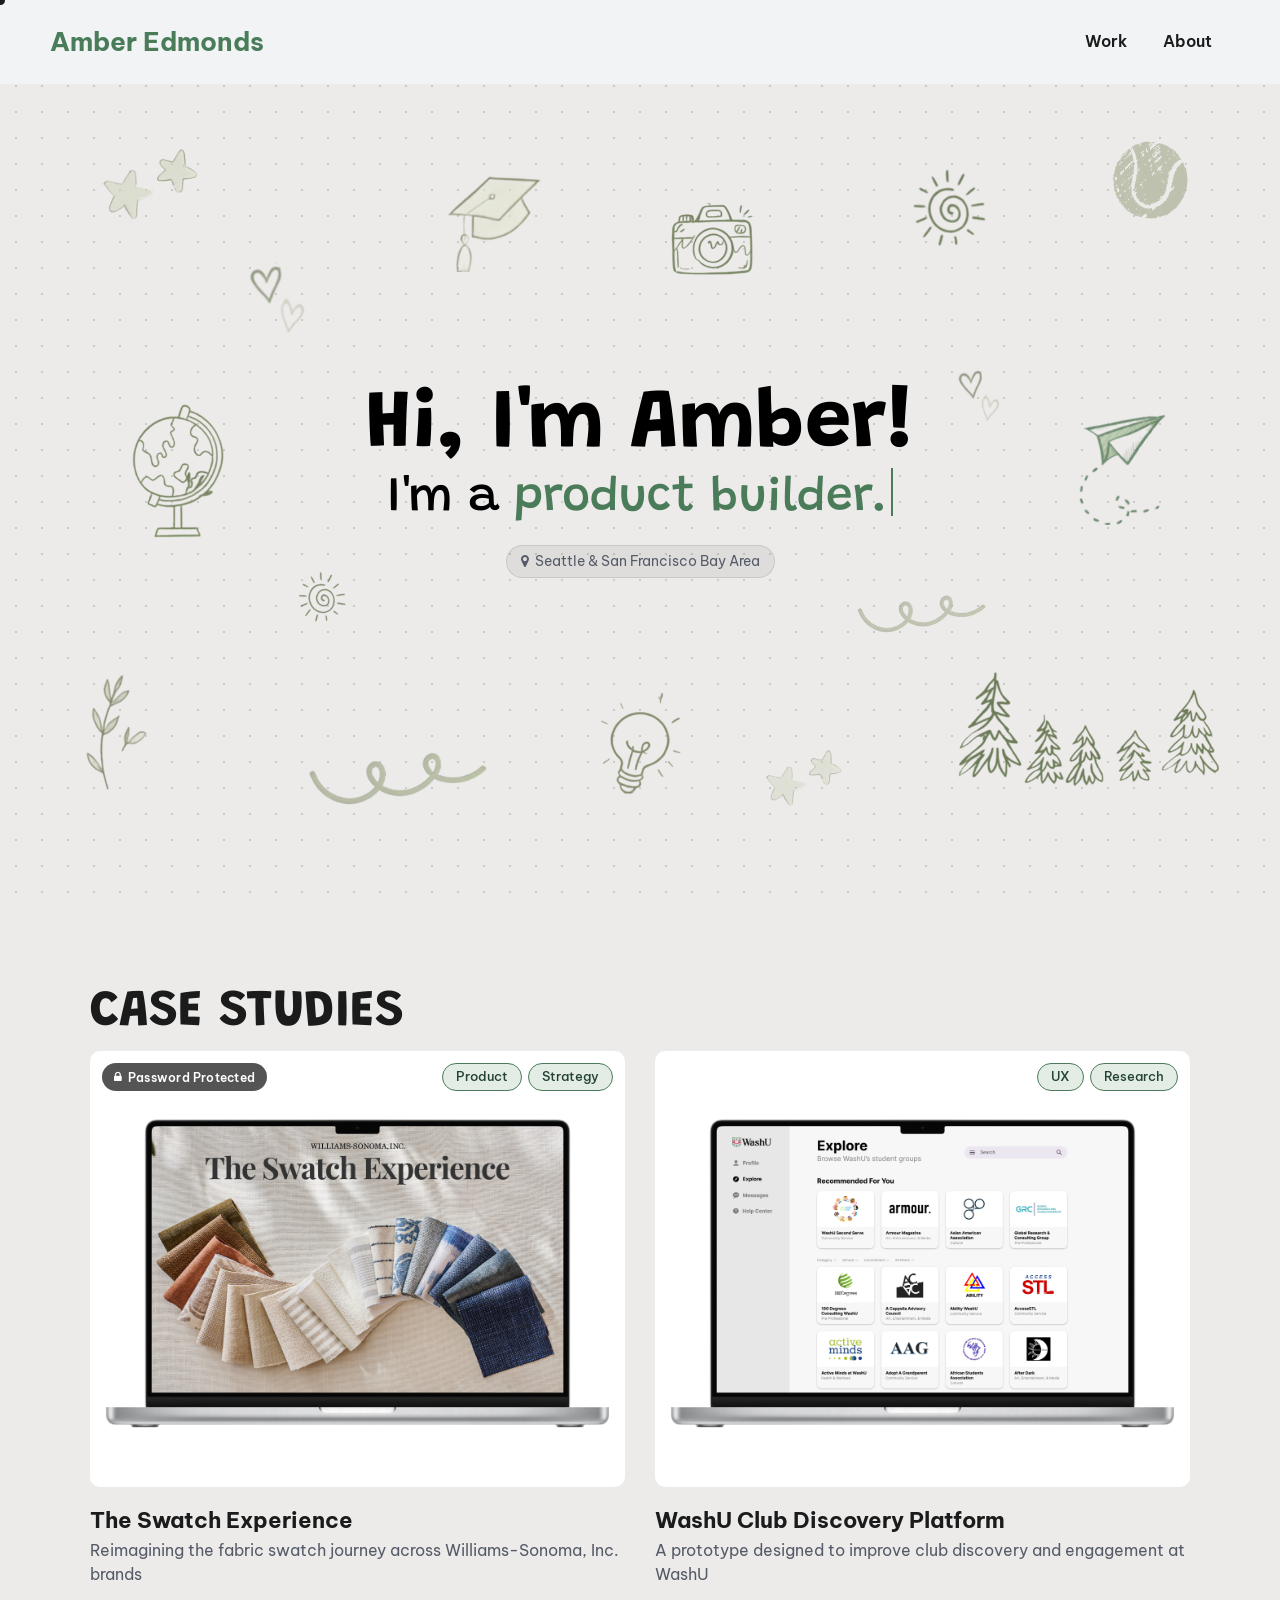
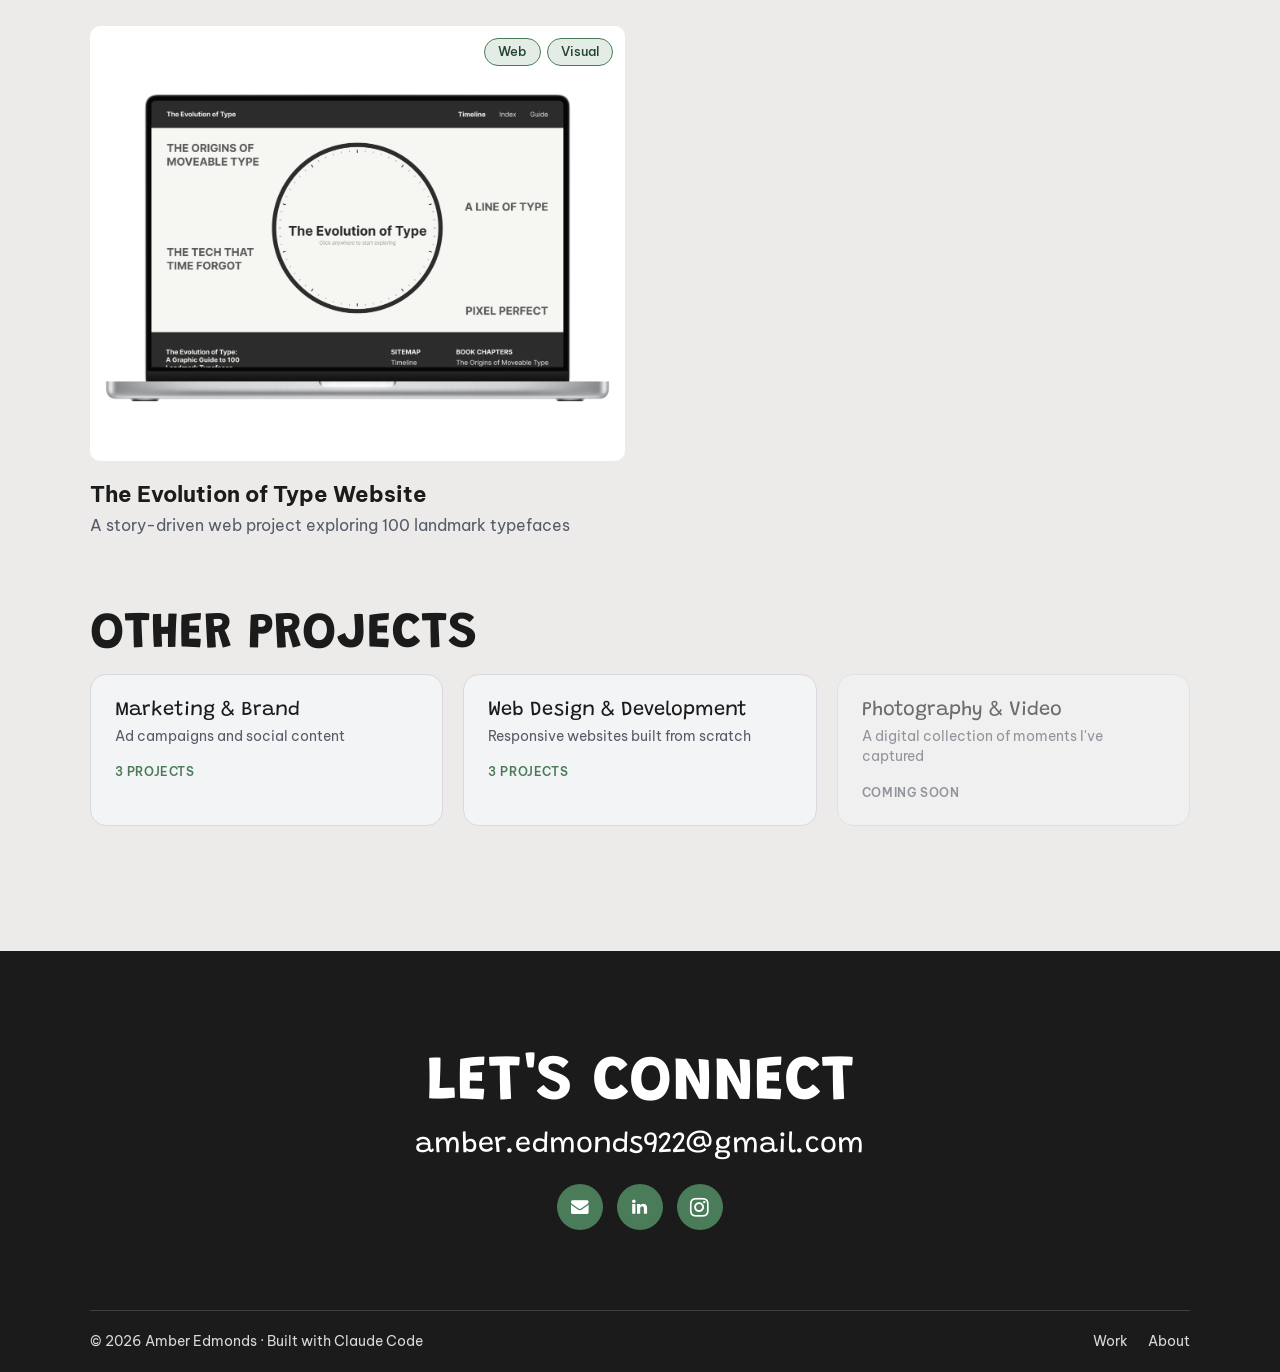
<file: index.html>
<!DOCTYPE html>
<html lang="en">
<head>
    <meta charset="UTF-8">
    <meta name="viewport" content="width=device-width, initial-scale=1.0">
    <title>Amber Edmonds | Portfolio</title>
    <link rel="icon" type="image/png" href="assets/favicon.png">
    <link rel="stylesheet" href="styles.css">
    <link rel="stylesheet" href="https://cdnjs.cloudflare.com/ajax/libs/font-awesome/4.7.0/css/font-awesome.min.css">

    <link rel="preconnect" href="https://fonts.googleapis.com">
    <link rel="preconnect" href="https://fonts.gstatic.com" crossorigin>
    <link href="https://fonts.googleapis.com/css2?family=Be+Vietnam+Pro:ital,wght@0,100;0,200;0,300;0,400;0,500;0,600;0,700;0,800;0,900;1,100;1,200;1,300;1,400;1,500;1,600;1,700;1,800;1,900" rel="stylesheet">
    <link href="https://fonts.googleapis.com/css2?family=Grandstander:ital,wght@0,100..900;1,100..900&display=swap" rel="stylesheet">
    <script async src="https://www.googletagmanager.com/gtag/js?id=G-XXXXXXXXXX"></script>
    <script>
      window.dataLayer = window.dataLayer || [];
      function gtag(){dataLayer.push(arguments);}
      gtag('js', new Date());
      gtag('config', 'G-XXXXXXXXXX');
    </script>
</head>
<body class="home-page one-page">

    <header>
        <section id="home" class="hero home-hero">
                <div class="top-nav">
                    <a class="top-nav-center" href="#home">Amber Edmonds</a>
                    <div class="top-nav-menu">
                        <nav class="top-nav-left">
                    <a href="#work">Work</a>
                    <a href="about.html">About</a>
                    </nav>
                    </div>
                    <button class="nav-toggle" type="button" aria-expanded="false" aria-label="Toggle navigation menu">
                        <span></span>
                        <span></span>
                        <span></span>
                    </button>
                </div>

            <div class="hero-doodles" aria-hidden="true">
                <img class="hero-doodle hero-doodle--stars-big" src="assets/doodles/doodle-1.png" alt="">
                <img class="hero-doodle hero-doodle--squiggle-2" src="assets/doodles/doodle-5.png" alt="">
                <img class="hero-doodle hero-doodle--leaf" src="assets/doodles/doodle-2.png" alt="">
                <img class="hero-doodle hero-doodle--tennisball" src="assets/doodles/doodle-13.png" alt="">
                <img class="hero-doodle hero-doodle--stars-3" src="assets/doodles/doodle-1.png" alt="">
                <img class="hero-doodle hero-doodle--sun-big" src="assets/doodles/doodle-4.png" alt="">
                <img class="hero-doodle hero-doodle--sun-small" src="assets/doodles/doodle-4.png" alt="">
                <img class="hero-doodle hero-doodle--heart-3" src="assets/doodles/doodle-3.png" alt="">
                <img class="hero-doodle hero-doodle--heart-4" src="assets/doodles/doodle-3.png" alt="">
                <img class="hero-doodle hero-doodle--squiggle" src="assets/doodles/doodle-5.png" alt="">
                <img class="hero-doodle hero-doodle--globe" src="assets/doodles/doodle-6.png" alt="">
                <img class="hero-doodle hero-doodle--gradcap" src="assets/doodles/doodle-7.png" alt="">
                <img class="hero-doodle hero-doodle--trees" src="assets/doodles/doodle-8.png" alt="">
                <img class="hero-doodle hero-doodle--camera" src="assets/doodles/doodle-9.png" alt="">
                <img class="hero-doodle hero-doodle--plane" src="assets/doodles/doodle-10.png" alt="">
                <img class="hero-doodle hero-doodle--bulb" src="assets/doodles/doodle-12.png" alt="">
            </div>

            <div class="hero-contents">
                <h1>Hi, I'm Amber!</h1>
                <h2 class="hero-description"><span class="typewriter-prefix">I'm a </span><span class="typewriter-word" aria-live="polite"></span></h2>
                <span class="hero-location"><i class="fa fa-map-marker" aria-hidden="true"></i> Seattle &amp; San Francisco Bay Area</span>
            </div>
        </section>
    </header>

    <main>
        <section id="work" class="home-projects">
            <div class="contents">
                <h2 class="project-header">Case Studies</h2>

                <div class="card-grid">

                    <article class="card" data-type="uxui">
                        <a class="card-link" href="wsi.html">
                            <img class="card-img" src="assets/thumbnails/wsi-cover.jpg" alt="Williams-Sonoma, Inc. fabric swatch experience cover image">
                            <span class="card-lock-badge"><i class="fa fa-lock" aria-hidden="true"></i> Password Protected</span>
                        </a>
                        <div class="project-tags">
                            <div class="tag tag--purple">
                                Product
                            </div>
                            <div class="tag tag--purple">
                                Strategy
                            </div>
                        </div>
                        <h3 class="header">The Swatch Experience</h3>
                        <p class="subheader">Reimagining the fabric swatch journey across Williams-Sonoma, Inc. brands</p>
                    </article>

                    <article class="card" data-type="uxui">
                        <a class="card-link" href="club-discovery.html">
                            <img class="card-img" src="assets/thumbnails/platform-cover.jpg" alt="Club Discovery platform interface displayed on a laptop screen">
                        </a>
                        <div class="project-tags">
                            <div class="tag tag--purple">
                                UX
                            </div>
                            <div class="tag tag--purple">
                                Research
                            </div>
                        </div>
                        <h3 class="header">WashU Club Discovery Platform</h3>
                        <p class="subheader">A prototype designed to improve club discovery and engagement at WashU</p>
                    </article>

                    <article class="card" data-type="web">
                        <a class="card-link" href="type.html">
                            <img class="card-img" src="assets/thumbnails/type-cover.jpg" alt="The Evolution of Type website homepage">
                        </a>
                        <div class="project-tags">
                            <div class="tag tag--purple">
                                Web
                            </div>
                            <div class="tag tag--purple">
                                Visual
                            </div>
                        </div>
                        <h3 class="header">The Evolution of Type Website</h3>
                        <p class="subheader">A story-driven web project exploring 100 landmark typefaces</p>
                    </article>

                </div>

                <h2 id="archive" class="project-header project-header--playground">Other Projects</h2>

                <div class="archive-categories">

                    <button class="archive-category archive-category--marketing" type="button" data-category="marketing" aria-expanded="false" aria-controls="archive-panel-marketing">
                        <span class="archive-category-title">Marketing & Brand</span>
                        <span class="archive-category-desc">Ad campaigns and social content</span>
                        <span class="archive-category-count">3 Projects</span>
                    </button>

                    <div class="archive-panel archive-panel--marketing" id="archive-panel-marketing" data-panel="marketing">
                        <div class="archive-panel-inner">
                            <div class="next-projects-grid">

                                <a class="card-link next-project-card" href="wten.html">
                                    <img class="next-project-img" src="assets/thumbnails/wten-cover.png" alt="WashU women's tennis social media graphic collection featuring match announcements, rankings, and player highlights">
                                    <div class="next-project-body">
                                        <h3 class="header">WashU Women's Tennis Instagram</h3>
                                        <p class="next-project-desc">Social media graphics featuring gamedays, results, rankings, and more</p>
                                    </div>
                                </a>

                                <a class="card-link next-project-card" href="constellation.html">
                                    <img class="next-project-img" src="assets/thumbnails/auto-cover.png" alt="Automotive digital advertisements displayed across mobile and desktop screens">
                                    <div class="next-project-body">
                                        <h3 class="header">Constellation Digital Ads</h3>
                                        <p class="next-project-desc">Multi-format ads for top automotive companies and luxury brand Henry Rose</p>
                                    </div>
                                </a>

                                <a class="card-link next-project-card" href="wss.html">
                                    <img class="next-project-img" src="assets/wss/posts.png" alt="Collection of posts for a university club featuring blue and green designs, highlighting tennis clinics, volunteer recruitment, and fundraisers">
                                    <div class="next-project-body">
                                        <h3 class="header">WashU Second Serve Instagram</h3>
                                        <p class="next-project-desc">Outreach materials for recruitment, events, and community partnerships</p>
                                    </div>
                                </a>

                            </div>
                        </div>
                    </div>

                    <button class="archive-category archive-category--webdev" type="button" data-category="webdev" aria-expanded="false" aria-controls="archive-panel-webdev">
                        <span class="archive-category-title">Web Design & Development</span>
                        <span class="archive-category-desc">Responsive websites built from scratch</span>
                        <span class="archive-category-count">3 Projects</span>
                    </button>

                    <div class="archive-panel archive-panel--webdev" id="archive-panel-webdev" data-panel="webdev">
                        <div class="archive-panel-inner">
                            <div class="next-projects-grid">

                                <a class="card-link next-project-card" href="ramen-website.html">
                                    <img class="next-project-img" src="assets/thumbnails/ramen-cover.jpg" alt="Instant noodles website mockup featuring a hero section and educational content about the history of instant noodles">
                                    <div class="next-project-body">
                                        <h3 class="header">Instant Ramen Website</h3>
                                        <p class="next-project-desc">A responsive website that tells the global story and evolution of instant noodles</p>
                                    </div>
                                </a>

                                <a class="card-link next-project-card" href="smiski.html">
                                    <img class="next-project-img" src="assets/thumbnails/smiski-cover.png" alt="Smiski Adventures landing page on a desktop monitor mockup with green and yellow branding">
                                    <div class="next-project-body">
                                        <h3 class="header">Smiski Adventures Website</h3>
                                        <p class="next-project-desc">An interactive, hotspot-driven web experience exploring Smiski collectibles</p>
                                    </div>
                                </a>

                                <a class="card-link next-project-card" href="nudo-website.html">
                                    <img class="next-project-img" src="assets/thumbnails/nudo-house-cover.jpg" alt="Nudo House restaurant website homepage mockup">
                                    <div class="next-project-body">
                                        <h3 class="header">Nudo House Website</h3>
                                        <p class="next-project-desc">A modern website redesign and front-end build for a local restaurant</p>
                                    </div>
                                </a>

                            </div>
                        </div>
                    </div>

                    <div class="archive-category archive-category--empty">
                        <span class="archive-category-title">Photography & Video</span>
                        <span class="archive-category-desc">A digital collection of moments I've captured</span>
                        <span class="archive-category-count">Coming Soon</span>
                    </div>

                </div>

            </div>
        </section>
    </main>

    <footer class="site-footer" id="contact">
        <div class="contents footer-contents">
            <h2 class="footer-heading">Let's Connect</h2>
            <span class="footer-email">amber.edmonds922@gmail.com</span>
            <div class="footer-social">
                <a class="footer-social-btn" href="mailto:amber.edmonds922@gmail.com" aria-label="Email">
                    <i class="fa fa-envelope" aria-hidden="true"></i>
                </a>
                <a class="footer-social-btn" href="https://www.linkedin.com/in/ambermedmonds/" target="_blank" rel="noopener noreferrer" aria-label="LinkedIn">
                    <i class="fa fa-linkedin" aria-hidden="true"></i>
                </a>
                <a class="footer-social-btn" href="https://www.instagram.com/ambermedmonds/" target="_blank" rel="noopener noreferrer" aria-label="Instagram">
                    <i class="fa fa-instagram" aria-hidden="true"></i>
                </a>
            </div>
        </div>
        <div class="contents footer-bottom">
            <p class="footer-copyright">&copy; 2026 Amber Edmonds &middot; Built with Claude Code</p>
            <nav class="footer-nav" aria-label="Footer navigation">
            <a href="#work">Work</a>
            <a href="about.html">About</a>
            </nav>
        </div>
    </footer>

    <script src="script.js"></script>

</body>
</html>
</file>
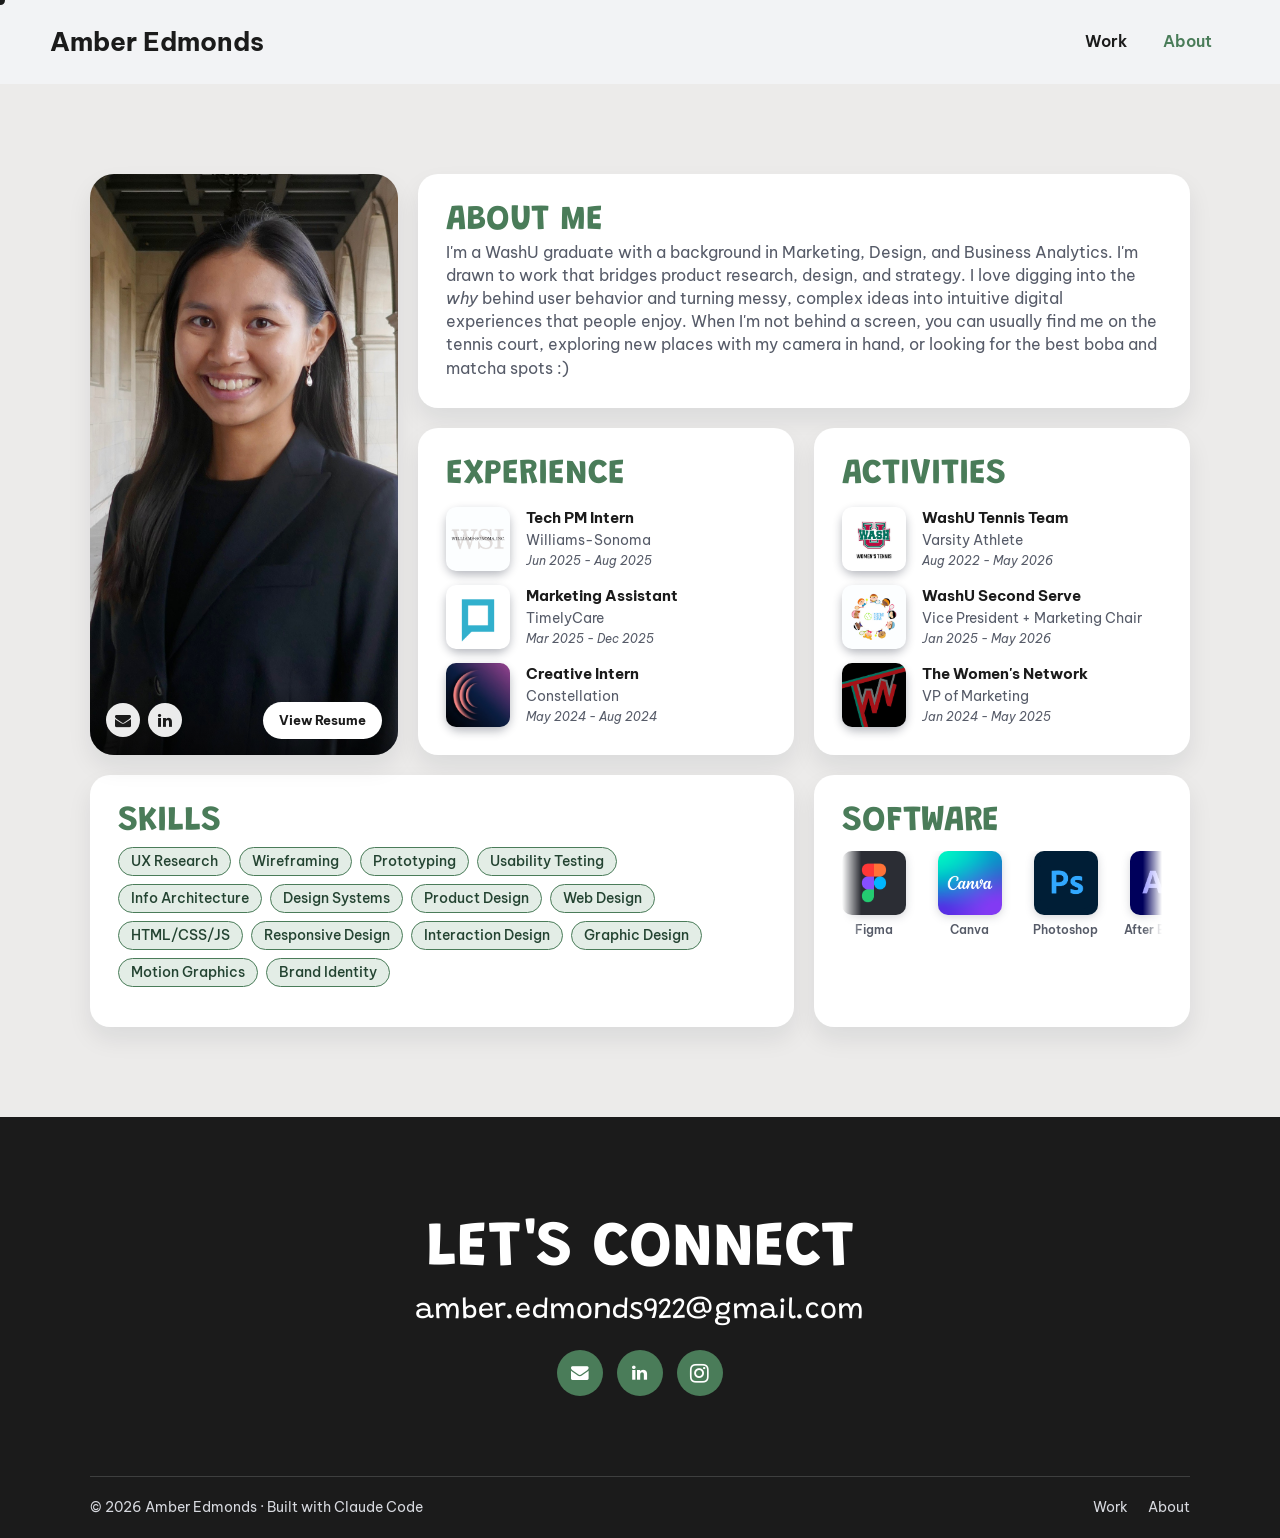
<file: about.html>
<!DOCTYPE html>
<html lang="en">
<head>
    <meta charset="UTF-8">
    <meta name="viewport" content="width=device-width, initial-scale=1.0">
    <title>About | Amber Edmonds</title>
    <link rel="icon" type="image/png" href="assets/favicon.png">
    <link rel="stylesheet" href="styles.css">
    <link rel="stylesheet" href="https://cdnjs.cloudflare.com/ajax/libs/font-awesome/4.7.0/css/font-awesome.min.css">

    <link rel="preconnect" href="https://fonts.googleapis.com">
    <link rel="preconnect" href="https://fonts.gstatic.com" crossorigin>
    <link href="https://fonts.googleapis.com/css2?family=Be+Vietnam+Pro:ital,wght@0,100;0,200;0,300;0,400;0,500;0,600;0,700;0,800;0,900;1,100;1,200;1,300;1,400;1,500;1,600;1,700;1,800;1,900" rel="stylesheet">
    <link href="https://fonts.googleapis.com/css2?family=Grandstander:ital,wght@0,100..900;1,100..900&display=swap" rel="stylesheet">
    <script async src="https://www.googletagmanager.com/gtag/js?id=G-XXXXXXXXXX"></script>
    <script>
      window.dataLayer = window.dataLayer || [];
      function gtag(){dataLayer.push(arguments);}
      gtag('js', new Date());
      gtag('config', 'G-XXXXXXXXXX');
    </script>
</head>
<body>

    <header>
        <div class="top-nav">
            <a class="top-nav-center" href="index.html#home">Amber Edmonds</a>
            <div class="top-nav-menu">
                <nav class="top-nav-left">
                <a href="index.html#work">Work</a>
                <a class="selected" href="about.html">About</a>
                </nav>
            </div>
            <button class="nav-toggle" type="button" aria-expanded="false" aria-label="Toggle navigation menu">
                <span></span>
                <span></span>
                <span></span>
            </button>
        </div>
    </header>

    <main>
        <section id="about" class="about-panel">
            <div class="contents">
                <div class="about-grid">
                    <div class="about-grid-photo">
                        <div class="profile-card">
                            <img class="profile-photo" src="assets/headshot.png" alt="Professional headshot of Amber Edmonds">
                            <div class="profile-overlay-bottom">
                                <div class="profile-icons">
                                    <a class="profile-icon-btn" href="mailto:amber.edmonds922@gmail.com" aria-label="Email">
                                        <i class="fa fa-envelope" aria-hidden="true"></i>
                                    </a>
                                    <a class="profile-icon-btn" href="https://www.linkedin.com/in/ambermedmonds/" target="_blank" rel="noopener noreferrer" aria-label="LinkedIn">
                                        <i class="fa fa-linkedin" aria-hidden="true"></i>
                                    </a>
                                </div>
                                <a class="profile-resume-btn" href="https://drive.google.com/file/d/1-5KoXhyu99y2u8tnsBnIhO17r00KHkxy/view?usp=sharing" target="_blank" rel="noopener noreferrer">
                                    View Resume
                                </a>
                            </div>
                        </div>
                    </div>

                    <div class="about-card about-grid-me">
                        <h2 class="highlight-pink">About Me</h2>
                        <p>I'm a WashU graduate with a background in Marketing, Design, and Business Analytics. I'm drawn to work that bridges product research, design, and strategy. I love digging into the <em>why</em> behind user behavior and turning messy, complex ideas into intuitive digital experiences that people enjoy. When I'm not behind a screen, you can usually find me on the tennis court, exploring new places with my camera in hand, or looking for the best boba and matcha spots :)</p>
                    </div>

                    <div class="about-card about-grid-experience">
                        <h2 class="highlight-blue">Experience</h2>
                        <div class="latest-roles">
                            <div class="latest-role">
                                <a class="role-logo-wrap role-logo-wrap--sm role-logo-wrap--white" href="https://www.williams-sonoma.com/" target="_blank" rel="noopener noreferrer"><img src="assets/logos/wsi.png" alt="Williams-Sonoma, Inc. logo"></a>
                                <div class="latest-role-info">
                                    <p class="latest-role-title">Tech PM Intern</p>
                                    <p class="latest-role-company">Williams-Sonoma</p>
                                    <p class="latest-role-dates">Jun 2025 - Aug 2025</p>
                                </div>
                            </div>
                            <div class="latest-role">
                                <a class="role-logo-wrap role-logo-wrap--sm" href="https://timelycare.com/" target="_blank" rel="noopener noreferrer"><img src="assets/logos/timely-care.png" alt="TimelyCare logo"></a>
                                <div class="latest-role-info">
                                    <p class="latest-role-title">Marketing Assistant</p>
                                    <p class="latest-role-company">TimelyCare</p>
                                    <p class="latest-role-dates">Mar 2025 - Dec 2025</p>
                                </div>
                            </div>
                            <div class="latest-role">
                                <a class="role-logo-wrap role-logo-wrap--sm" href="https://www.helloconstellation.com/" target="_blank" rel="noopener noreferrer"><img src="assets/logos/constellation.png" alt="Constellation logo"></a>
                                <div class="latest-role-info">
                                    <p class="latest-role-title">Creative Intern</p>
                                    <p class="latest-role-company">Constellation</p>
                                    <p class="latest-role-dates">May 2024 - Aug 2024</p>
                                </div>
                            </div>
                        </div>
                    </div>

                    <div class="about-card about-grid-campus">
                        <h2 class="highlight-green">Activities</h2>
                        <div class="latest-roles">
                            <div class="latest-role">
                                <a class="role-logo-wrap role-logo-wrap--sm" href="https://www.instagram.com/washuwomenstennis/?hl=en" target="_blank" rel="noopener noreferrer"><img src="assets/logos/washu-wten.png" alt="WashU Women's Tennis Team logo"></a>
                                <div class="latest-role-info">
                                    <p class="latest-role-title">WashU Tennis Team</p>
                                    <p class="latest-role-company">Varsity Athlete</p>
                                    <p class="latest-role-dates">Aug 2022 - May 2026</p>
                                </div>
                            </div>
                            <div class="latest-role">
                                <a class="role-logo-wrap role-logo-wrap--sm" href="https://www.secondserve.org/" target="_blank" rel="noopener noreferrer"><img src="assets/logos/second-serve.png" alt="WashU Second Serve logo"></a>
                                <div class="latest-role-info">
                                    <p class="latest-role-title">WashU Second Serve</p>
                                    <p class="latest-role-company">Vice President + Marketing Chair</p>
                                    <p class="latest-role-dates">Jan 2025 - May 2026</p>
                                </div>
                            </div>
                            <div class="latest-role">
                                <a class="role-logo-wrap role-logo-wrap--sm" href="https://www.thewomens.network/" target="_blank" rel="noopener noreferrer"><img src="assets/logos/twn.png" alt="The Women's Network logo"></a>
                                <div class="latest-role-info">
                                    <p class="latest-role-title">The Women's Network</p>
                                    <p class="latest-role-company">VP of Marketing</p>
                                    <p class="latest-role-dates">Jan 2024 - May 2025</p>
                                </div>
                            </div>
                        </div>
                    </div>

                    <div class="about-card about-grid-skills">
                        <h2 class="highlight-purple">Skills</h2>
                        <div class="tag-list">
                            <span class="tag tag--purple">UX Research</span>
                            <span class="tag tag--purple">Wireframing</span>
                            <span class="tag tag--purple">Prototyping</span>
                            <span class="tag tag--purple">Usability Testing</span>
                            <span class="tag tag--purple">Info Architecture</span>
                            <span class="tag tag--purple">Design Systems</span>
                            <span class="tag tag--purple">Product Design</span>
                            <span class="tag tag--purple">Web Design</span>
                            <span class="tag tag--purple">HTML/CSS/JS</span>
                            <span class="tag tag--purple">Responsive Design</span>
                            <span class="tag tag--purple">Interaction Design</span>
                            <span class="tag tag--purple">Graphic Design</span>
                            <span class="tag tag--purple">Motion Graphics</span>
                            <span class="tag tag--purple">Brand Identity</span>
                        </div>
                    </div>

                    <div class="about-card about-grid-software">
                        <h2 class="highlight-orange">Software</h2>
                        <div class="logo-marquee">
                            <div class="logo-track">
                                <div class="logo-item">
                                    <img src="assets/logos/figma.png" alt="Figma">
                                    <span>Figma</span>
                                </div>
                                <div class="logo-item">
                                    <img src="assets/logos/canva.png" alt="Canva">
                                    <span>Canva</span>
                                </div>
                                <div class="logo-item">
                                    <img src="assets/logos/photoshop.png" alt="Photoshop">
                                    <span>Photoshop</span>
                                </div>
                                <div class="logo-item">
                                    <img src="assets/logos/after-effects.png" alt="After Effects">
                                    <span>After Effects</span>
                                </div>
                                <div class="logo-item">
                                    <img src="assets/logos/vs-code.png" alt="Visual Studio Code">
                                    <span>VS Code</span>
                                </div>
                                <div class="logo-item">
                                    <img src="assets/logos/codex.png" alt="Codex">
                                    <span>Codex</span>
                                </div>
                                <div class="logo-item">
                                    <img src="assets/logos/claude.png" alt="Claude Code">
                                    <span>Claude Code</span>
                                </div>
                                <div class="logo-item">
                                    <img src="assets/logos/tableau.png" alt="Tableau">
                                    <span>Tableau</span>
                                </div>
                                <div class="logo-item" aria-hidden="true">
                                    <img src="assets/logos/figma.png" alt="">
                                    <span>Figma</span>
                                </div>
                                <div class="logo-item" aria-hidden="true">
                                    <img src="assets/logos/canva.png" alt="">
                                    <span>Canva</span>
                                </div>
                                <div class="logo-item" aria-hidden="true">
                                    <img src="assets/logos/photoshop.png" alt="">
                                    <span>Photoshop</span>
                                </div>
                                <div class="logo-item" aria-hidden="true">
                                    <img src="assets/logos/after-effects.png" alt="">
                                    <span>After Effects</span>
                                </div>
                                <div class="logo-item" aria-hidden="true">
                                    <img src="assets/logos/vs-code.png" alt="">
                                    <span>VS Code</span>
                                </div>
                                <div class="logo-item" aria-hidden="true">
                                    <img src="assets/logos/codex.png" alt="">
                                    <span>Codex</span>
                                </div>
                                <div class="logo-item" aria-hidden="true">
                                    <img src="assets/logos/claude.png" alt="">
                                    <span>Claude Code</span>
                                </div>
                                <div class="logo-item" aria-hidden="true">
                                    <img src="assets/logos/tableau.png" alt="">
                                    <span>Tableau</span>
                                </div>
                            </div>
                        </div>
                    </div>
                </div>
            </div>
        </section>
    </main>

    <footer class="site-footer" id="contact">
        <div class="contents footer-contents">
            <h2 class="footer-heading">Let's Connect</h2>
            <span class="footer-email">amber.edmonds922@gmail.com</span>
            <div class="footer-social">
                <a class="footer-social-btn" href="mailto:amber.edmonds922@gmail.com" aria-label="Email">
                    <i class="fa fa-envelope" aria-hidden="true"></i>
                </a>
                <a class="footer-social-btn" href="https://www.linkedin.com/in/ambermedmonds/" target="_blank" rel="noopener noreferrer" aria-label="LinkedIn">
                    <i class="fa fa-linkedin" aria-hidden="true"></i>
                </a>
                <a class="footer-social-btn" href="https://www.instagram.com/ambermedmonds/" target="_blank" rel="noopener noreferrer" aria-label="Instagram">
                    <i class="fa fa-instagram" aria-hidden="true"></i>
                </a>
            </div>
        </div>
        <div class="contents footer-bottom">
            <p class="footer-copyright">&copy; 2026 Amber Edmonds &middot; Built with Claude Code</p>
            <nav class="footer-nav" aria-label="Footer navigation">
            <a href="index.html#work">Work</a>
            <a href="about.html">About</a>
            </nav>
        </div>
    </footer>

    <script src="script.js"></script>

</body>
</html>
</file>
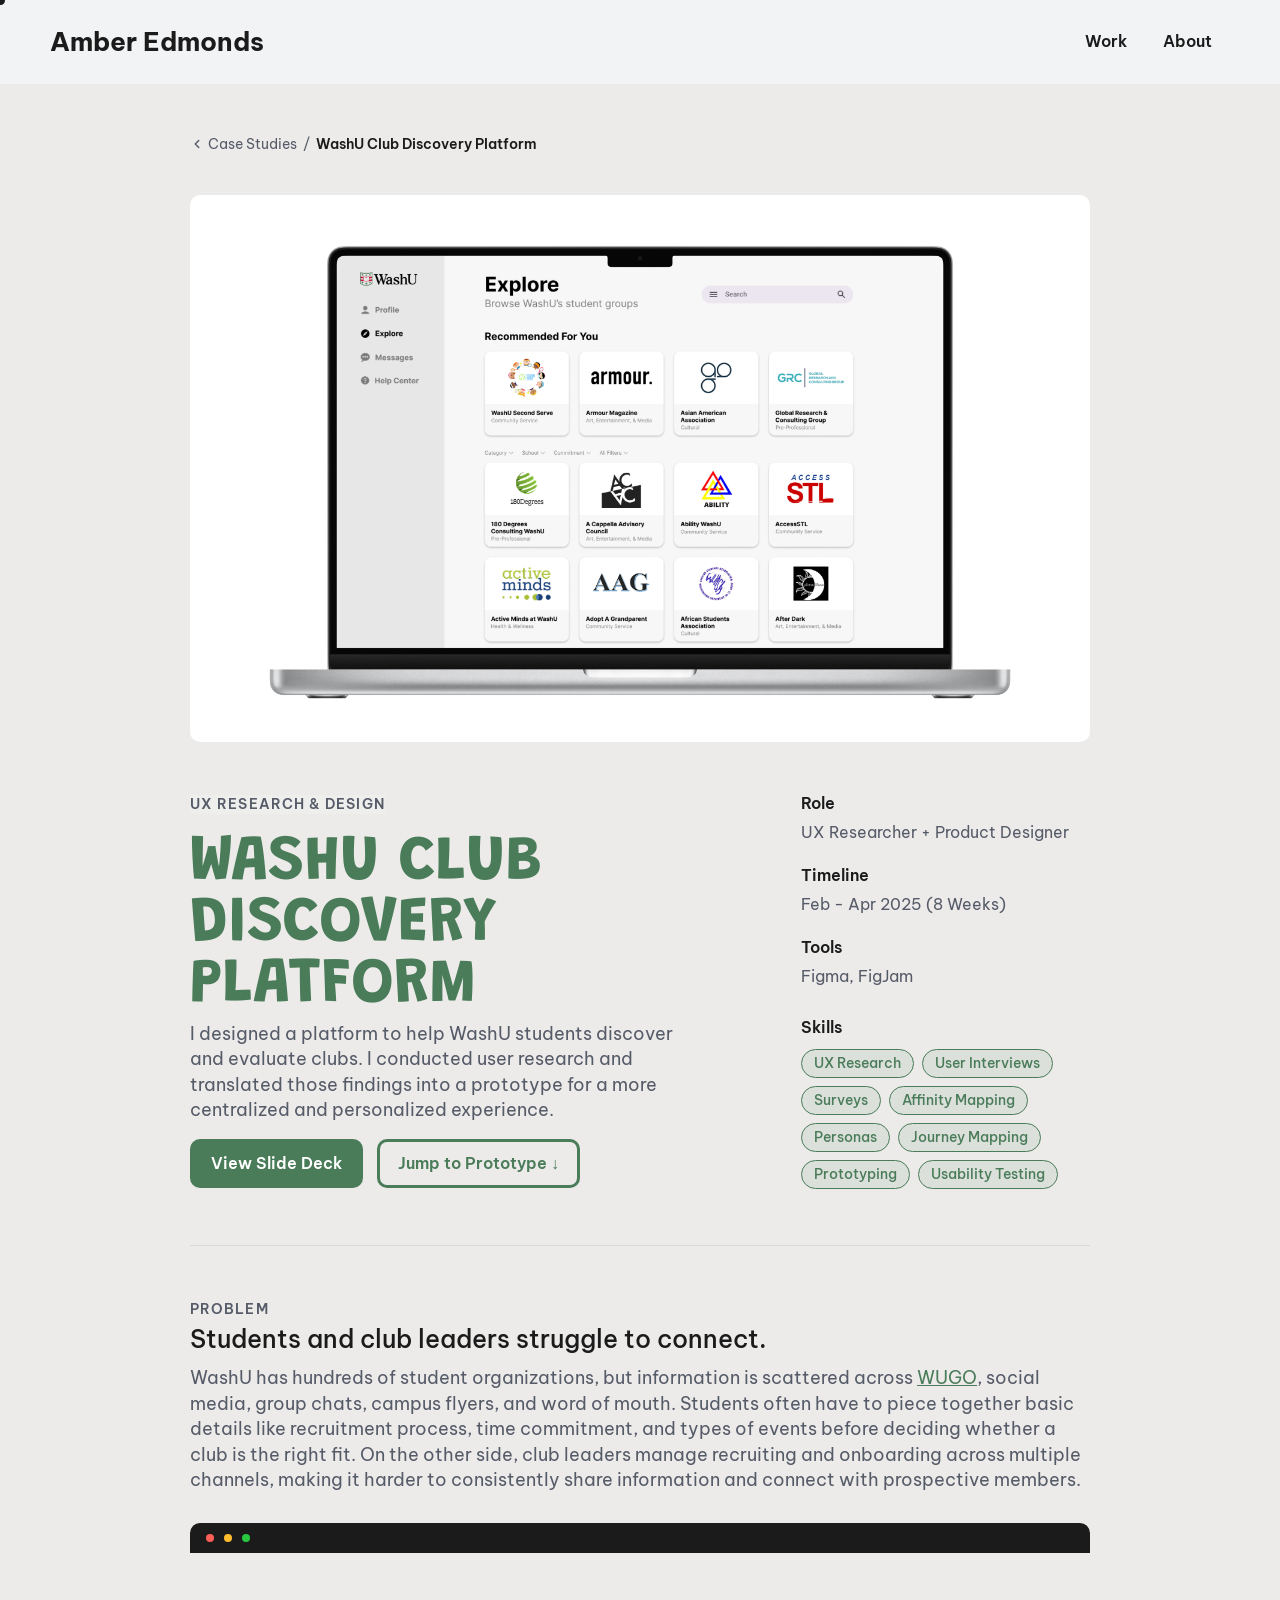
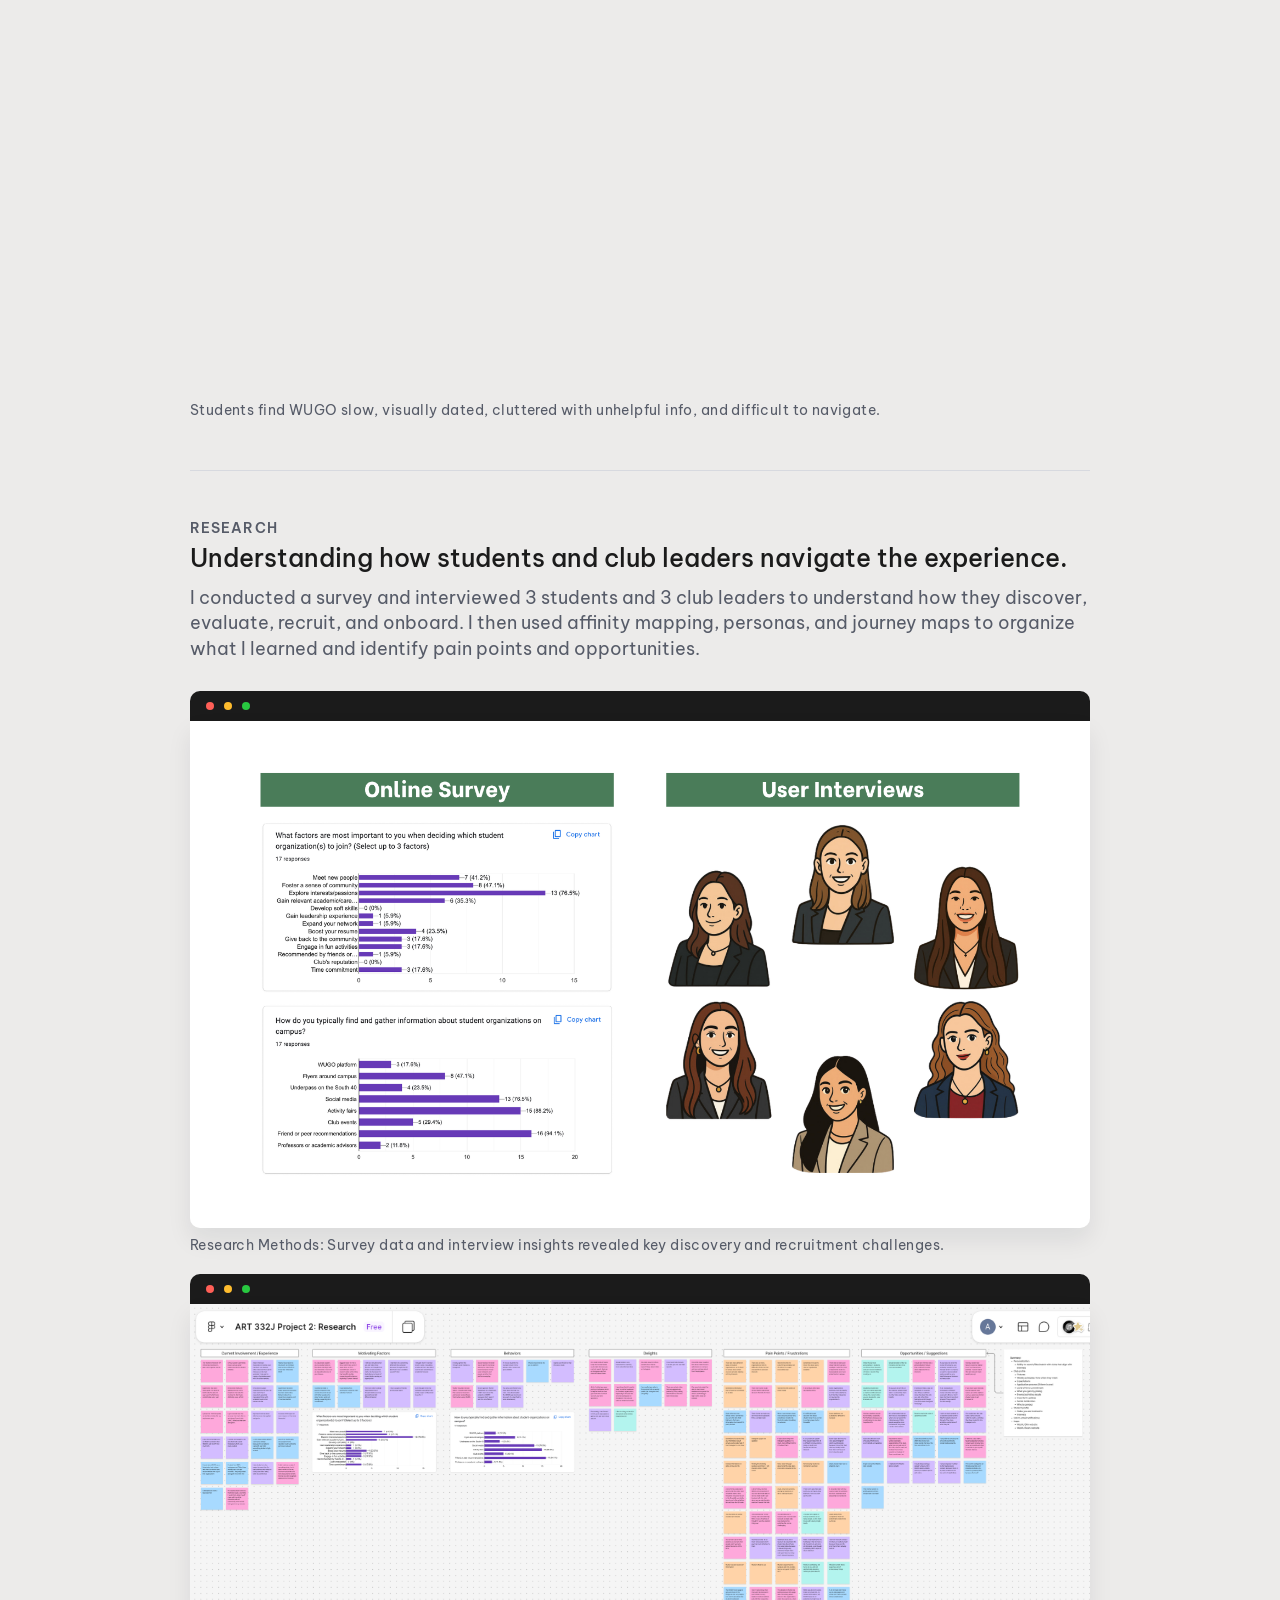
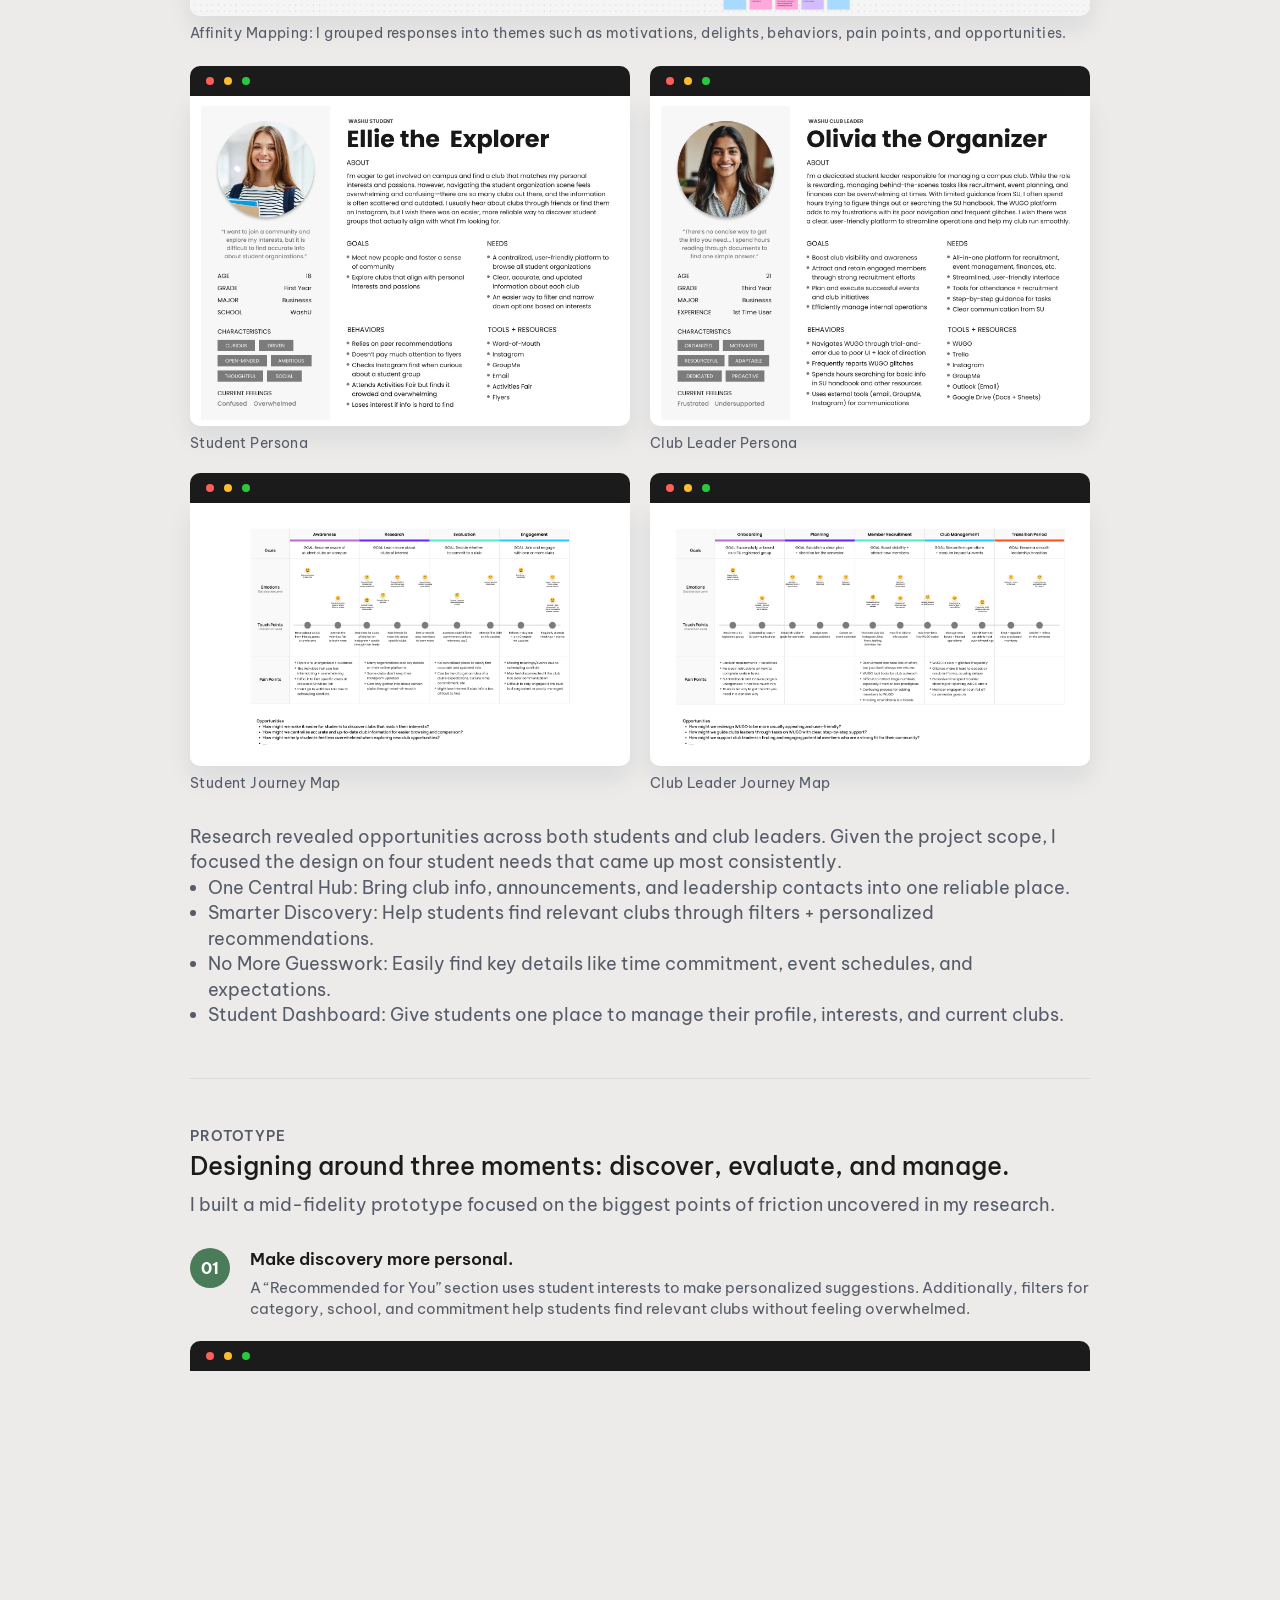
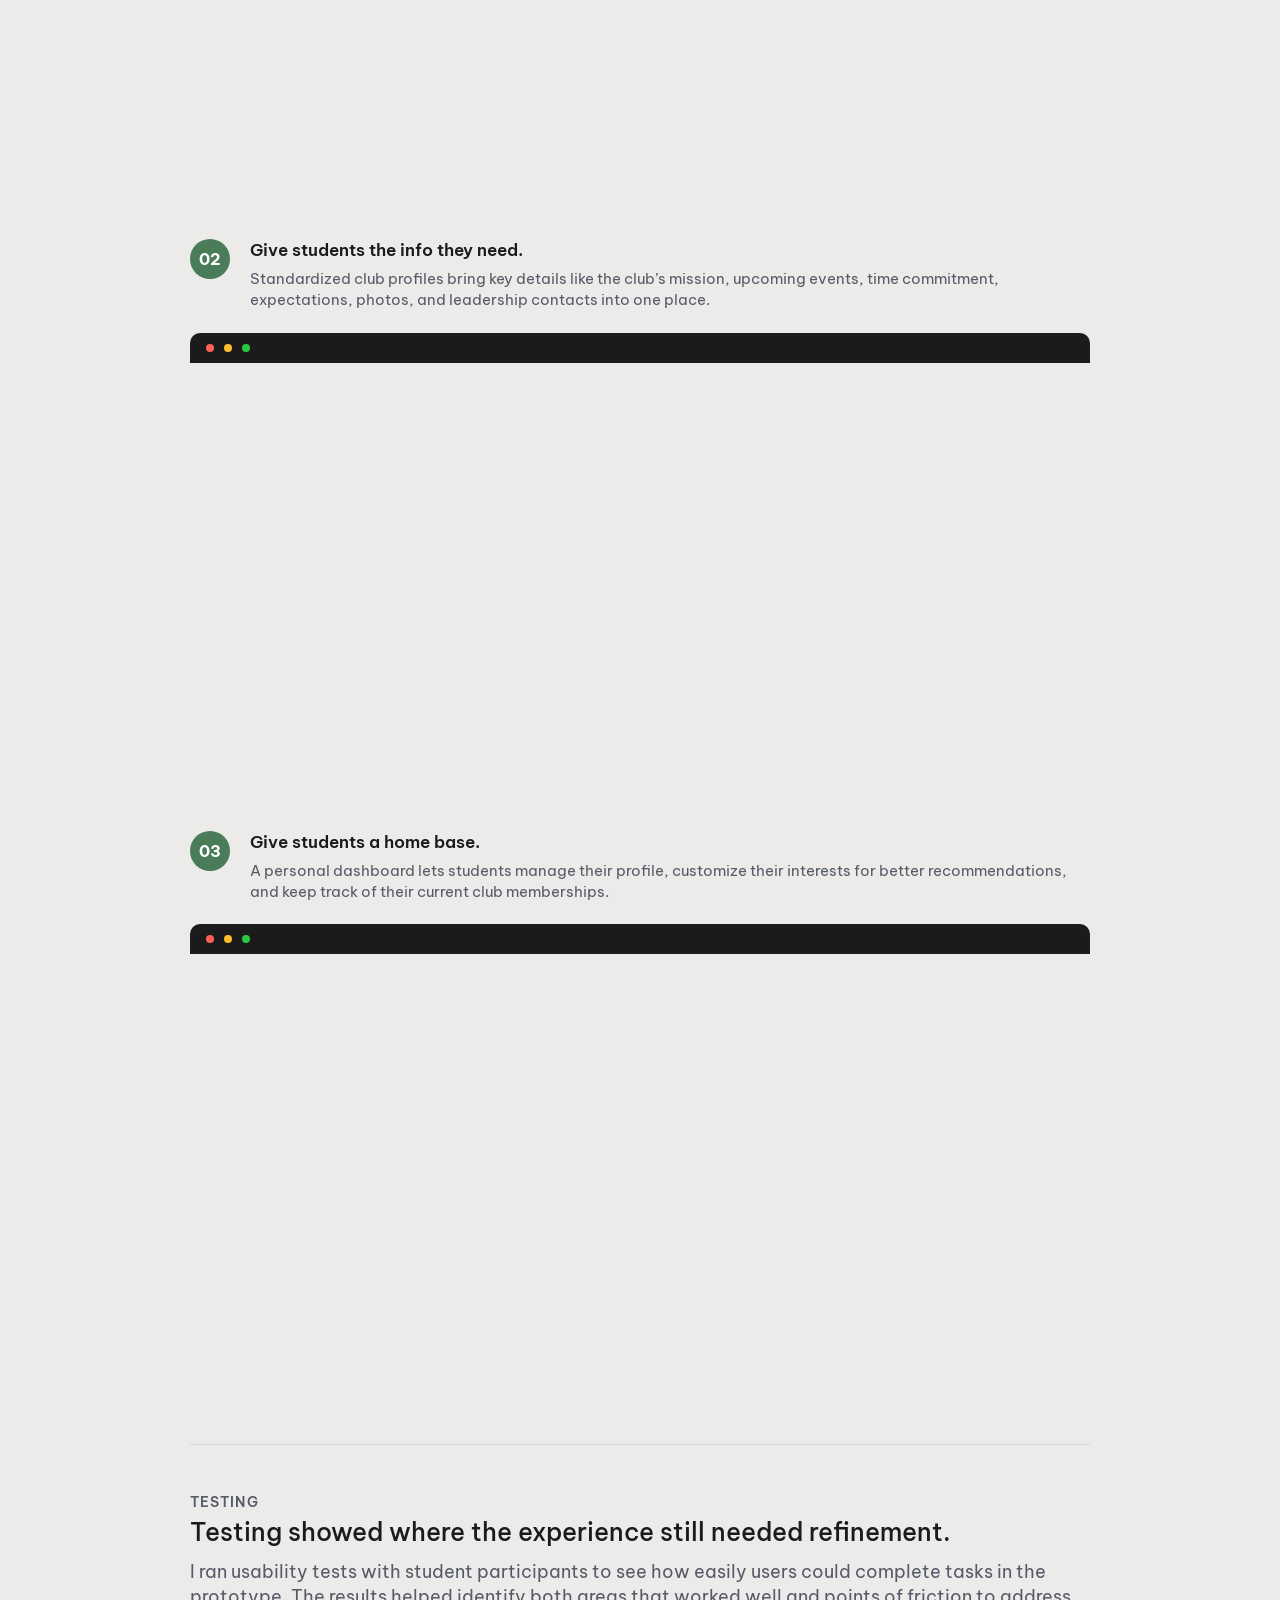
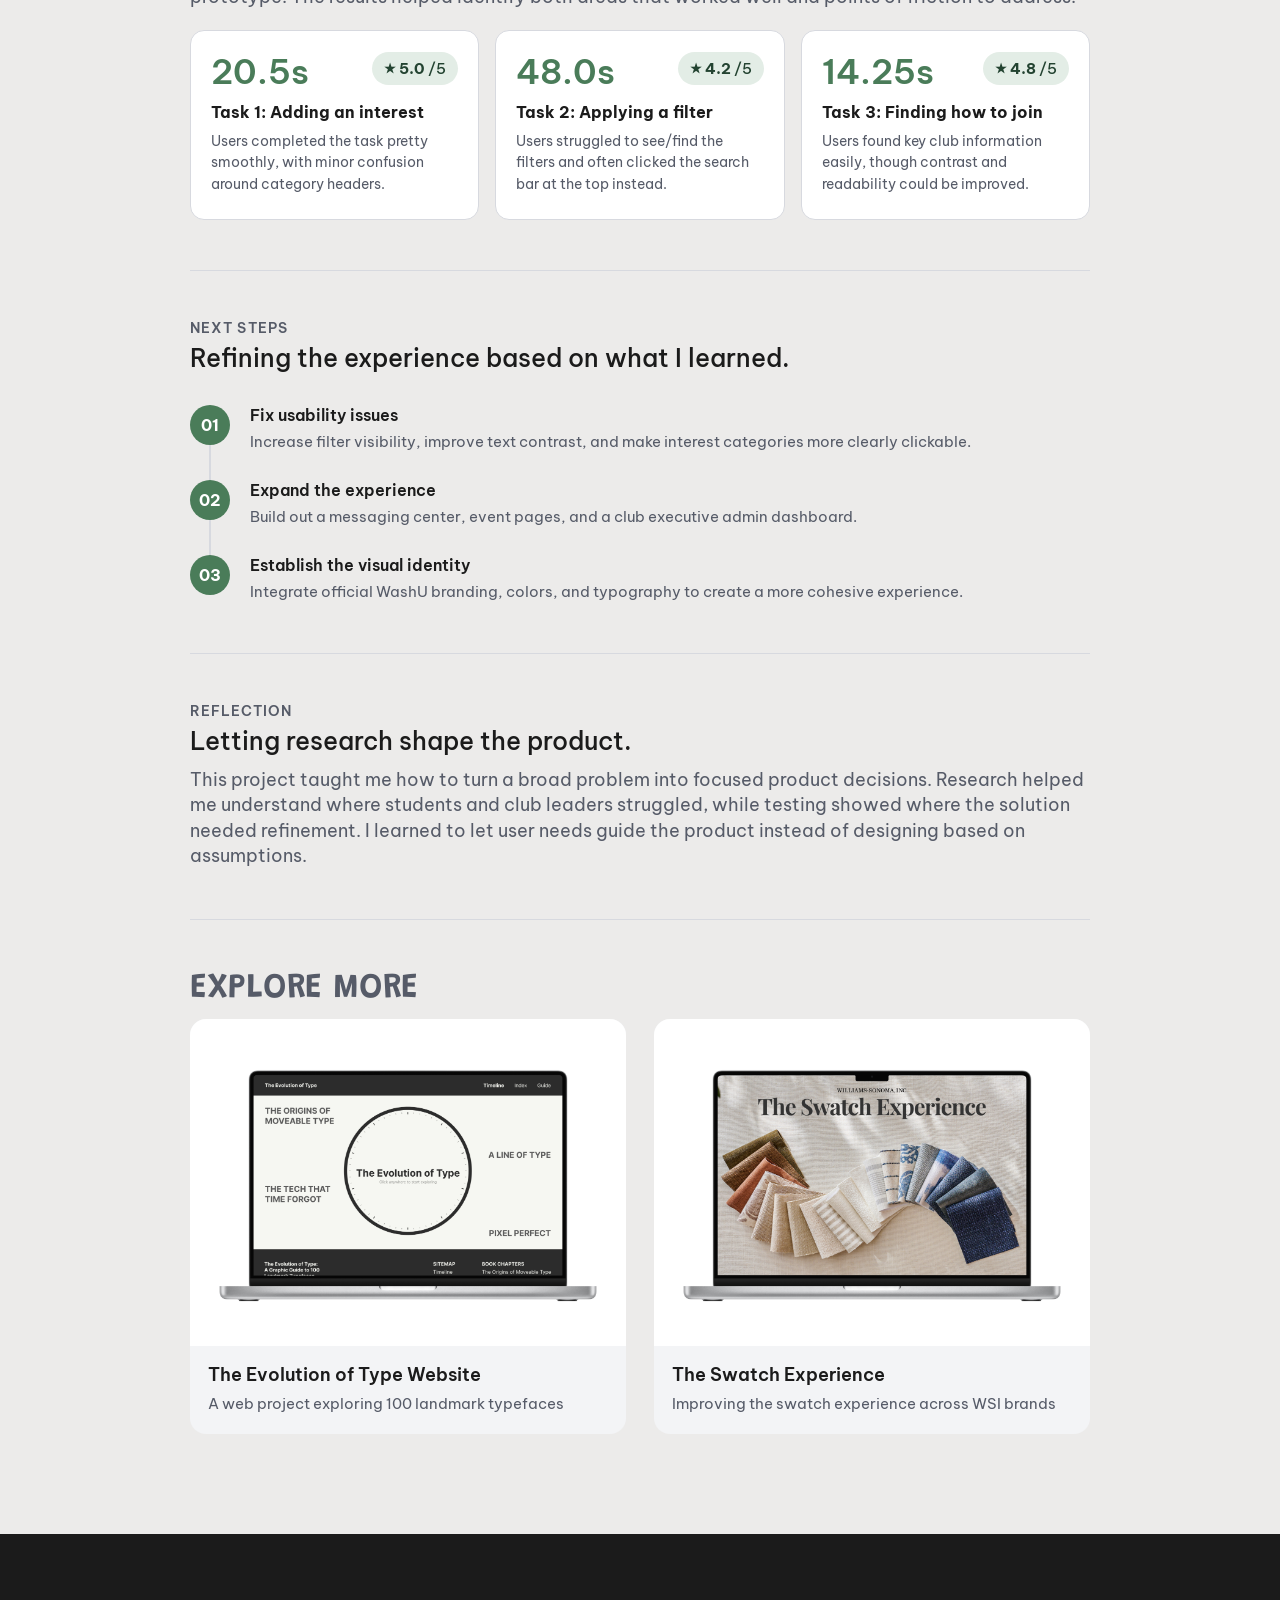
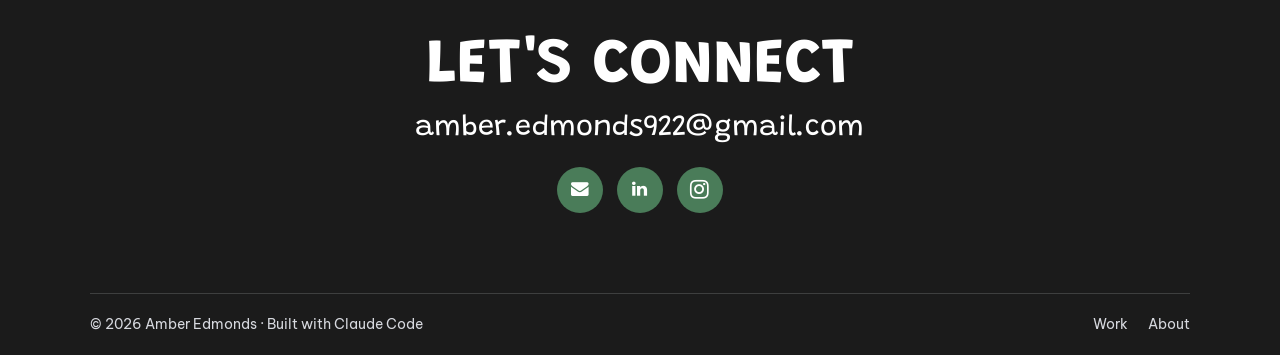
<file: club-discovery.html>
<!DOCTYPE html>
<html lang="en">
<head>
    <meta charset="UTF-8">
    <meta name="viewport" content="width=device-width, initial-scale=1.0">
    <title>WashU Club Discovery Platform | Amber Edmonds</title>
    <link rel="icon" type="image/png" href="assets/favicon.png">
    <link rel="stylesheet" href="styles.css">
    <link rel="stylesheet" href="https://cdnjs.cloudflare.com/ajax/libs/font-awesome/4.7.0/css/font-awesome.min.css">

    <link rel="preconnect" href="https://fonts.googleapis.com">
    <link rel="preconnect" href="https://fonts.gstatic.com" crossorigin>
    <link href="https://fonts.googleapis.com/css2?family=Be+Vietnam+Pro:ital,wght@0,100;0,200;0,300;0,400;0,500;0,600;0,700;0,800;0,900;1,100;1,200;1,300;1,400;1,500;1,600;1,700;1,800;1,900" rel="stylesheet">
    <link href="https://fonts.googleapis.com/css2?family=Grandstander:ital,wght@0,100..900;1,100..900&display=swap" rel="stylesheet">
    <script async src="https://www.googletagmanager.com/gtag/js?id=G-XXXXXXXXXX"></script>
    <script>
      window.dataLayer = window.dataLayer || [];
      function gtag(){dataLayer.push(arguments);}
      gtag('js', new Date());
      gtag('config', 'G-XXXXXXXXXX');
    </script>
</head>
<body>

    <header>
        <div class="top-nav">
            <a class="top-nav-center" href="index.html#home">Amber Edmonds</a>
            <div class="top-nav-menu">
                <nav class="top-nav-left">
                <a href="index.html#work">Work</a>
                <a href="about.html">About</a>
                </nav>
            </div>
            <button class="nav-toggle" type="button" aria-expanded="false" aria-label="Toggle navigation menu">
                <span></span>
                <span></span>
                <span></span>
            </button>
        </div>
    </header>

    <main class="project-case-study project-case-study--light">
        <div class="project-case-wrap project-case-wrap--stacked project-case-wrap--with-toc">
            <div class="project-toc-rail">
                <nav class="project-toc" aria-label="Case study sections">
                    <p class="project-toc-label">Contents</p>
                    <a href="#problem">Problem</a>
                    <a href="#research">Research</a>
                    <a href="#solution">Prototype</a>
                    <a href="#testing">Testing</a>
                    <a href="#next-steps">Next Steps</a>
                    <a href="#reflection">Reflection</a>
                    <a href="#see-next">Explore More</a>
                </nav>
            </div>

            <div class="project-main">
                <aside class="project-case-left">
                    <nav class="project-breadcrumb" aria-label="Breadcrumb">
                        <a href="index.html#work">
                            <svg width="14" height="14" viewBox="0 0 24 24" fill="none" stroke="currentColor" stroke-width="2.5" stroke-linecap="round" stroke-linejoin="round">
                                <polyline points="15 18 9 12 15 6"></polyline>
                            </svg>
                            <span class="project-breadcrumb-label">Case Studies</span>
                        </a>
                        <span>/</span>
                        <span class="project-breadcrumb-current">WashU Club Discovery Platform</span>
                    </nav>

                    <figure class="project-visual-card">
                        <img src="assets/club-discovery/platform-hero.jpg" alt="Club Discovery platform interface displayed on a laptop screen">
                    </figure>

                    <div class="project-overview">
                        <div class="project-overview-main">
                            <p class="project-case-kicker">UX Research & Design</p>
                            <h1>WashU Club Discovery Platform</h1>

                            <p class="project-case-intro">I designed a platform to help WashU students discover and evaluate clubs. I conducted user research and translated those findings into a prototype for a more centralized and personalized experience.</p>

                            <div class="project-cta-group">
                                <a class="project-prototype-link project-prototype-link--primary" href="https://www.figma.com/deck/sSMvVt01FI8zuBSnXKT8T8/ART-332J--Project-2?node-id=55-3389&t=Hyp4O8ZDpb3WOFZ4-1" target="_blank" rel="noopener noreferrer">View Slide Deck</a>
                                <a class="project-prototype-link" href="#solution">Jump to Prototype ↓</a>
                            </div>
                        </div>

                        <div class="project-overview-side">
                            <div class="project-meta-grid project-meta-grid--stacked">
                                <article>
                                    <h3>Role</h3>
                                    <p>UX Researcher + Product Designer</p>
                                </article>
                                <article>
                                    <h3>Timeline</h3>
                                    <p>Feb - Apr 2025 (8 Weeks)</p>
                                </article>
                                <article>
                                    <h3>Tools</h3>
                                    <p>Figma, FigJam</p>
                                </article>
                            </div>

                            <div class="project-skills">
                                <h3>Skills</h3>
                                <div class="tag-list">
                                    <span class="tag">UX Research</span>
                                    <span class="tag">User Interviews</span>
                                    <span class="tag">Surveys</span>
                                    <span class="tag">Affinity Mapping</span>
                                    <span class="tag">Personas</span>
                                    <span class="tag">Journey Mapping</span>
                                    <span class="tag">Prototyping</span>
                                    <span class="tag">Usability Testing</span>
                                </div>
                            </div>
                        </div>
                    </div>
                </aside>

            <hr class="project-divider">

            <div class="project-content">
                <h2 id="problem">Problem</h2>
                <h3>Students and club leaders struggle to connect.</h3>
                <p>WashU has hundreds of student organizations, but information is scattered across <a class="wugo-link" target="_blank" rel="noopener noreferrer" href="https://wustl.presence.io/organizations">WUGO</a>, social media, group chats, campus flyers, and word of mouth. Students often have to piece together basic details like recruitment process, time commitment, and types of events before deciding whether a club is the right fit. On the other side, club leaders manage recruiting and onboarding across multiple channels, making it harder to consistently share information and connect with prospective members.</p>

                <figure class="project-visual-card project-visual-card--framed project-visual-card--tight-bottom">
                    <div class="crop-top-bottom-5">
                        <video autoplay loop muted playsinline>
                            <source src="assets/club-discovery/wugo.mp4" type="video/mp4">
                            Your browser does not support the video tag.
                        </video>
                    </div>
                    <figcaption>Students find WUGO slow, visually dated, cluttered with unhelpful info, and difficult to navigate.</figcaption>
                </figure>

                <hr class="project-divider">

                <h2 id="research">Research</h2>
                <h3>Understanding how students and club leaders navigate the experience.</h3>

                <p>I conducted a survey and interviewed 3 students and 3 club leaders to understand how they discover, evaluate, recruit, and onboard. I then used affinity mapping, personas, and journey maps to organize what I learned and identify pain points and opportunities.</p>
                    
                <figure class="project-visual-card project-visual-card--framed research-methods-figure">
                    <img src="assets/club-discovery/research.png" alt="Student journey map illustrating stages, emotions, touchpoints, and pain points when discovering and joining campus clubs">
                    <figcaption>Research Methods: Survey data and interview insights revealed key discovery and recruitment challenges.</figcaption>
                </figure>

                 <figure class="project-visual-card project-visual-card--framed affinity-map-figure">
                    <a href="https://www.figma.com/board/nfSVRUiy4fj4yc0m8Bdi1E/ART-332J-Project-2--Research?node-id=0-1&t=Wa56CANU0y1Subjr-1" target="_blank" rel="noopener noreferrer" aria-label="Open Affinity Map" data-hover-label="View in FigJam">
                        <img src="assets/club-discovery/affinity-map.png" alt="Affinity map from user research showing grouped sticky notes for current involvement, motivating factors, behaviors, delights, pain points, and opportunities">
                    </a>
                    <figcaption>Affinity Mapping: I grouped responses into themes such as motivations, delights, behaviors, pain points, and opportunities.</figcaption>
                </figure>
                      
                <div class="persona-journey-grid">
                    <figure class="project-visual-card project-visual-card--framed">
                        <a href="https://www.figma.com/design/JKqGbyrNG1QJvz73edVYHC/ART-332J-Project-2--User-Personas---Journey-Maps?t=aDSxK1BxHDKU6Ips-1" target="_blank" rel="noopener noreferrer" aria-label="Open User Personas" data-hover-label="View in Figma">
                            <img src="assets/club-discovery/student-persona.png" alt="Student persona profile describing goals, behaviors, needs, and frustrations when discovering campus organizations">
                        </a>
                        <figcaption>Student Persona</figcaption>
                    </figure>

                    <figure class="project-visual-card project-visual-card--framed">
                        <a href="https://www.figma.com/design/JKqGbyrNG1QJvz73edVYHC/ART-332J-Project-2--User-Personas---Journey-Maps?t=aDSxK1BxHDKU6Ips-1" target="_blank" rel="noopener noreferrer" aria-label="Open User Personas" data-hover-label="View in Figma">
                            <img src="assets/club-discovery/leader-persona.png" alt="Club leader persona outlining goals, needs, behaviors, and challenges in managing a student organization">
                        </a>
                        <figcaption>Club Leader Persona</figcaption>
                    </figure>

                    <figure class="project-visual-card project-visual-card--framed">
                        <a href="https://www.figma.com/design/JKqGbyrNG1QJvz73edVYHC/ART-332J-Project-2--User-Personas---Journey-Maps?node-id=2204-197&t=aDSxK1BxHDKU6Ips-1" target="_blank" rel="noopener noreferrer" aria-label="Open User Journey Maps" data-hover-label="View in Figma">
                            <img src="assets/club-discovery/student-journey.png" alt="Student journey map illustrating stages, emotions, touchpoints, and pain points when discovering and joining campus clubs">
                        </a>
                        <figcaption>Student Journey Map</figcaption>
                    </figure>

                    <figure class="project-visual-card project-visual-card--framed">
                        <a href="https://www.figma.com/design/JKqGbyrNG1QJvz73edVYHC/ART-332J-Project-2--User-Personas---Journey-Maps?node-id=2204-197&t=aDSxK1BxHDKU6Ips-1" target="_blank" rel="noopener noreferrer" aria-label="Open User Journey Maps" data-hover-label="View in Figma">
                            <img src="assets/club-discovery/leader-journey.png" alt="Club leader journey map showing stages, touchpoints, and pain points for recruiting and onboarding new members">
                        </a>
                        <figcaption>Club Leader Journey Map</figcaption>
                    </figure>
                </div>

                <p>Research revealed opportunities across both students and club leaders. Given the project scope, I focused the design on four student needs that came up most consistently.
                </p>
                <ul class="project-list">
                    <li>One Central Hub: Bring club info, announcements, and leadership contacts into one reliable place.</li>
                    <li>Smarter Discovery: Help students find relevant clubs through filters + personalized recommendations.</li>
                    <li>No More Guesswork: Easily find key details like time commitment, event schedules, and expectations.</li>
                    <li>Student Dashboard: Give students one place to manage their profile, interests, and current clubs.</li>
                </ul>

                <hr class="project-divider">

                <h2 id="solution">Prototype</h2>
                <h3>Designing around three moments: discover, evaluate, and manage.</h3>

                <p>I built a mid-fidelity prototype focused on the biggest points of friction uncovered in my research.</p>

                <div class="recommendation-grid">
                    <div class="recommendation-card">
                        <span class="recommendation-num next-steps-marker">01</span>
                        <div class="recommendation-body">
                            <h4>Make discovery more personal.</h4>
                            <p>A “Recommended for You” section uses student interests to make personalized suggestions. Additionally, filters for category, school, and commitment help students find relevant clubs without feeling overwhelmed.</p>
                        </div>
                        <figure class="project-visual-card project-visual-card--framed recommendation-media">
                            <div class="crop-top-bottom-5">
                                <video autoplay loop muted playsinline>
                                    <source src="assets/club-discovery/explore-filters.mp4" type="video/mp4">
                                    Your browser does not support the video tag.
                                </video>
                            </div>
                        </figure>
                    </div>

                    <div class="recommendation-card">
                        <span class="recommendation-num next-steps-marker">02</span>
                        <div class="recommendation-body">
                            <h4>Give students the info they need.</h4>
                            <p>Standardized club profiles bring key details like the club’s mission, upcoming events, time commitment, expectations, photos, and leadership contacts into one place.</p>
                        </div>
                        <figure class="project-visual-card project-visual-card--framed recommendation-media">
                            <div class="crop-top-bottom-5">
                                <video autoplay loop muted playsinline>
                                    <source src="assets/club-discovery/club-profile.mp4" type="video/mp4">
                                    Your browser does not support the video tag.
                                </video>
                            </div>
                        </figure>
                    </div>

                    <div class="recommendation-card">
                        <span class="recommendation-num next-steps-marker">03</span>
                        <div class="recommendation-body">
                            <h4>Give students a home base.</h4>
                            <p>A personal dashboard lets students manage their profile, customize their interests for better recommendations, and keep track of their current club memberships.</p>
                        </div>
                        <figure class="project-visual-card project-visual-card--framed recommendation-media">
                            <div class="crop-top-bottom-5">
                                <video autoplay loop muted playsinline>
                                    <source src="assets/club-discovery/student-profile.mp4" type="video/mp4">
                                    Your browser does not support the video tag.
                                </video>
                            </div>
                        </figure>
                    </div>
                </div>

                <hr class="project-divider">

                <h2 id="testing">Testing</h2>
                <h3>Testing showed where the experience still needed refinement.</h3>

                <p>I ran usability tests with student participants to see how easily users could complete tasks in the prototype. The results helped identify both areas that worked well and points of friction to address.</p>

                <div class="testing-grid">
                    <div class="testing-card">
                        <span class="testing-stat-rating"><span class="testing-stat-star">★</span>5.0<span class="testing-stat-rating-max">/5</span></span>
                        <span class="testing-stat-time">20.5s</span>
                        <h4>Task 1: Adding an interest</h4>
                        <p>Users completed the task pretty smoothly, with minor confusion around category headers.</p>
                    </div>

                    <div class="testing-card">
                        <span class="testing-stat-rating"><span class="testing-stat-star">★</span>4.2<span class="testing-stat-rating-max">/5</span></span>
                        <span class="testing-stat-time">48.0s</span>
                        <h4>Task 2: Applying a filter</h4>
                        <p>Users struggled to see/find the filters and often clicked the search bar at the top instead.</p>
                    </div>

                    <div class="testing-card">
                        <span class="testing-stat-rating"><span class="testing-stat-star">★</span>4.8<span class="testing-stat-rating-max">/5</span></span>
                        <span class="testing-stat-time">14.25s</span>
                        <h4>Task 3: Finding how to join</h4>
                        <p>Users found key club information easily, though contrast and readability could be improved.</p>
                    </div>
                </div>

                <hr class="project-divider">

                <h2 id="next-steps">Next Steps</h2>
                <h3>Refining the experience based on what I learned.</h3>

                <div class="next-steps-timeline">
                    <div class="next-steps-step">
                        <div class="next-steps-marker">01</div>
                        <div class="next-steps-card">
                            <h4>Fix usability issues</h4>
                            <p>Increase filter visibility, improve text contrast, and make interest categories more clearly clickable.</p>
                        </div>
                    </div>

                    <div class="next-steps-step">
                        <div class="next-steps-marker">02</div>
                        <div class="next-steps-card">
                            <h4>Expand the experience</h4>
                            <p>Build out a messaging center, event pages, and a club executive admin dashboard.</p>
                        </div>
                    </div>

                    <div class="next-steps-step">
                        <div class="next-steps-marker">03</div>
                        <div class="next-steps-card">
                            <h4>Establish the visual identity</h4>
                            <p>Integrate official WashU branding, colors, and typography to create a more cohesive experience.</p>
                        </div>
                    </div>
                </div>

                <hr class="project-divider">

                <h2 id="reflection">Reflection</h2>
                <h3>Letting research shape the product.</h3>

                <p>This project taught me how to turn a broad problem into focused product decisions. Research helped me understand where students and club leaders struggled, while testing showed where the solution needed refinement. I learned to let user needs guide the product instead of designing based on assumptions.</p>
            </div>

            <section class="next-projects">
                <div class="next-projects-wrap">
                    <h2 id="see-next">Explore More</h2>
                    <div class="next-projects-grid">
                        <a class="card-link next-project-card" href="type.html">
                            <img class="next-project-img" src="assets/thumbnails/type-cover.jpg" alt="The Evolution of Type website homepage">
                            <div class="next-project-body">
                                <h3 class="header">The Evolution of Type Website</h3>
                                <p class="next-project-desc">A web project exploring 100 landmark typefaces</p>
                            </div>
                        </a>

                        <a class="card-link next-project-card" href="wsi.html">
                            <img class="next-project-img" src="assets/thumbnails/wsi-cover.jpg" alt="Williams-Sonoma, Inc. fabric swatch experience cover image">
                            <div class="next-project-body">
                                <h3 class="header">The Swatch Experience</h3>
                                <p class="next-project-desc">Improving the swatch experience across WSI brands</p>
                            </div>
                        </a>
                    </div>
                </div>
            </section>
        </div>
        </div>
    </main>

    <footer class="site-footer" id="contact">
        <div class="contents footer-contents">
            <h2 class="footer-heading">Let's Connect</h2>
            <span class="footer-email">amber.edmonds922@gmail.com</span>
            <div class="footer-social">
                <a class="footer-social-btn" href="mailto:amber.edmonds922@gmail.com" aria-label="Email">
                    <i class="fa fa-envelope" aria-hidden="true"></i>
                </a>
                <a class="footer-social-btn" href="https://www.linkedin.com/in/ambermedmonds/" target="_blank" rel="noopener noreferrer" aria-label="LinkedIn">
                    <i class="fa fa-linkedin" aria-hidden="true"></i>
                </a>
                <a class="footer-social-btn" href="https://www.instagram.com/ambermedmonds/" target="_blank" rel="noopener noreferrer" aria-label="Instagram">
                    <i class="fa fa-instagram" aria-hidden="true"></i>
                </a>
            </div>
        </div>
        <div class="contents footer-bottom">
            <p class="footer-copyright">&copy; 2026 Amber Edmonds &middot; Built with Claude Code</p>
            <nav class="footer-nav" aria-label="Footer navigation">
            <a href="index.html#work">Work</a>
            <a href="about.html">About</a>
            </nav>
        </div>
    </footer>
    <script src="script.js"></script>

</body>
</html>
</file>
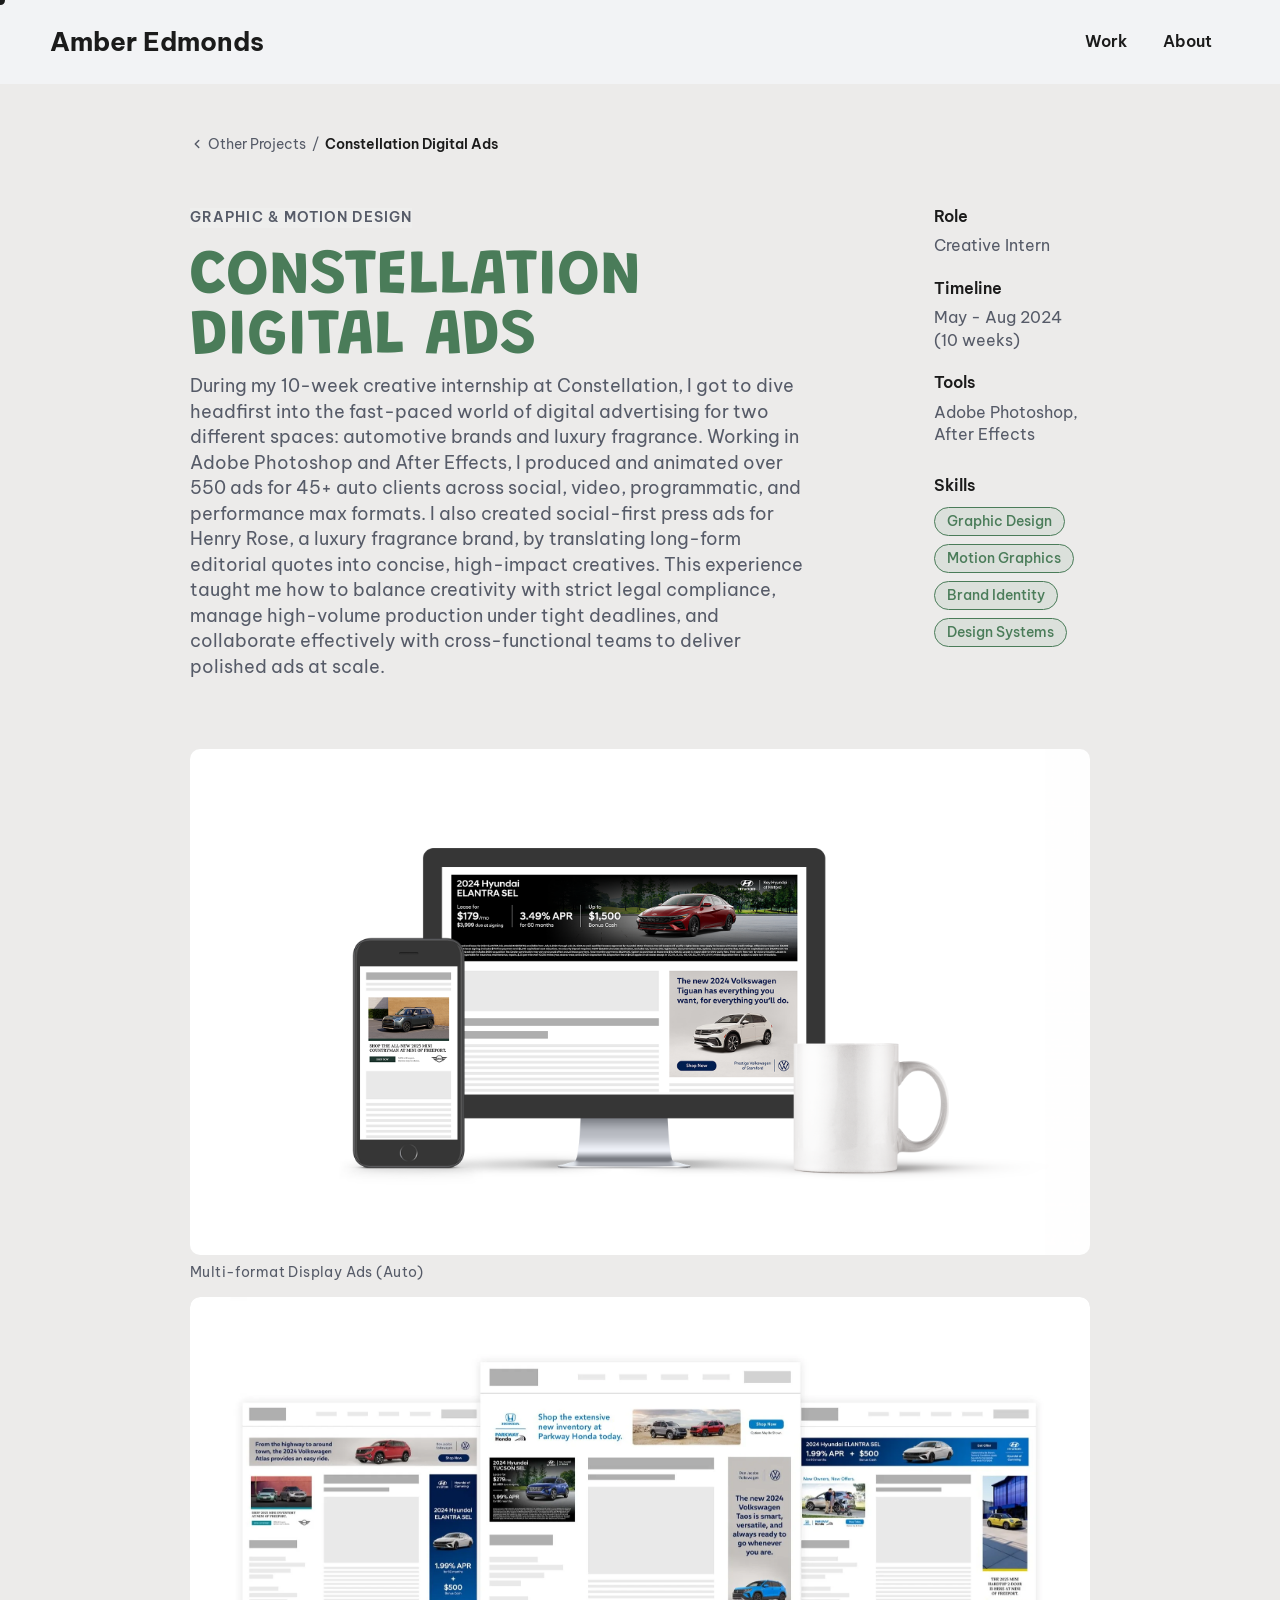
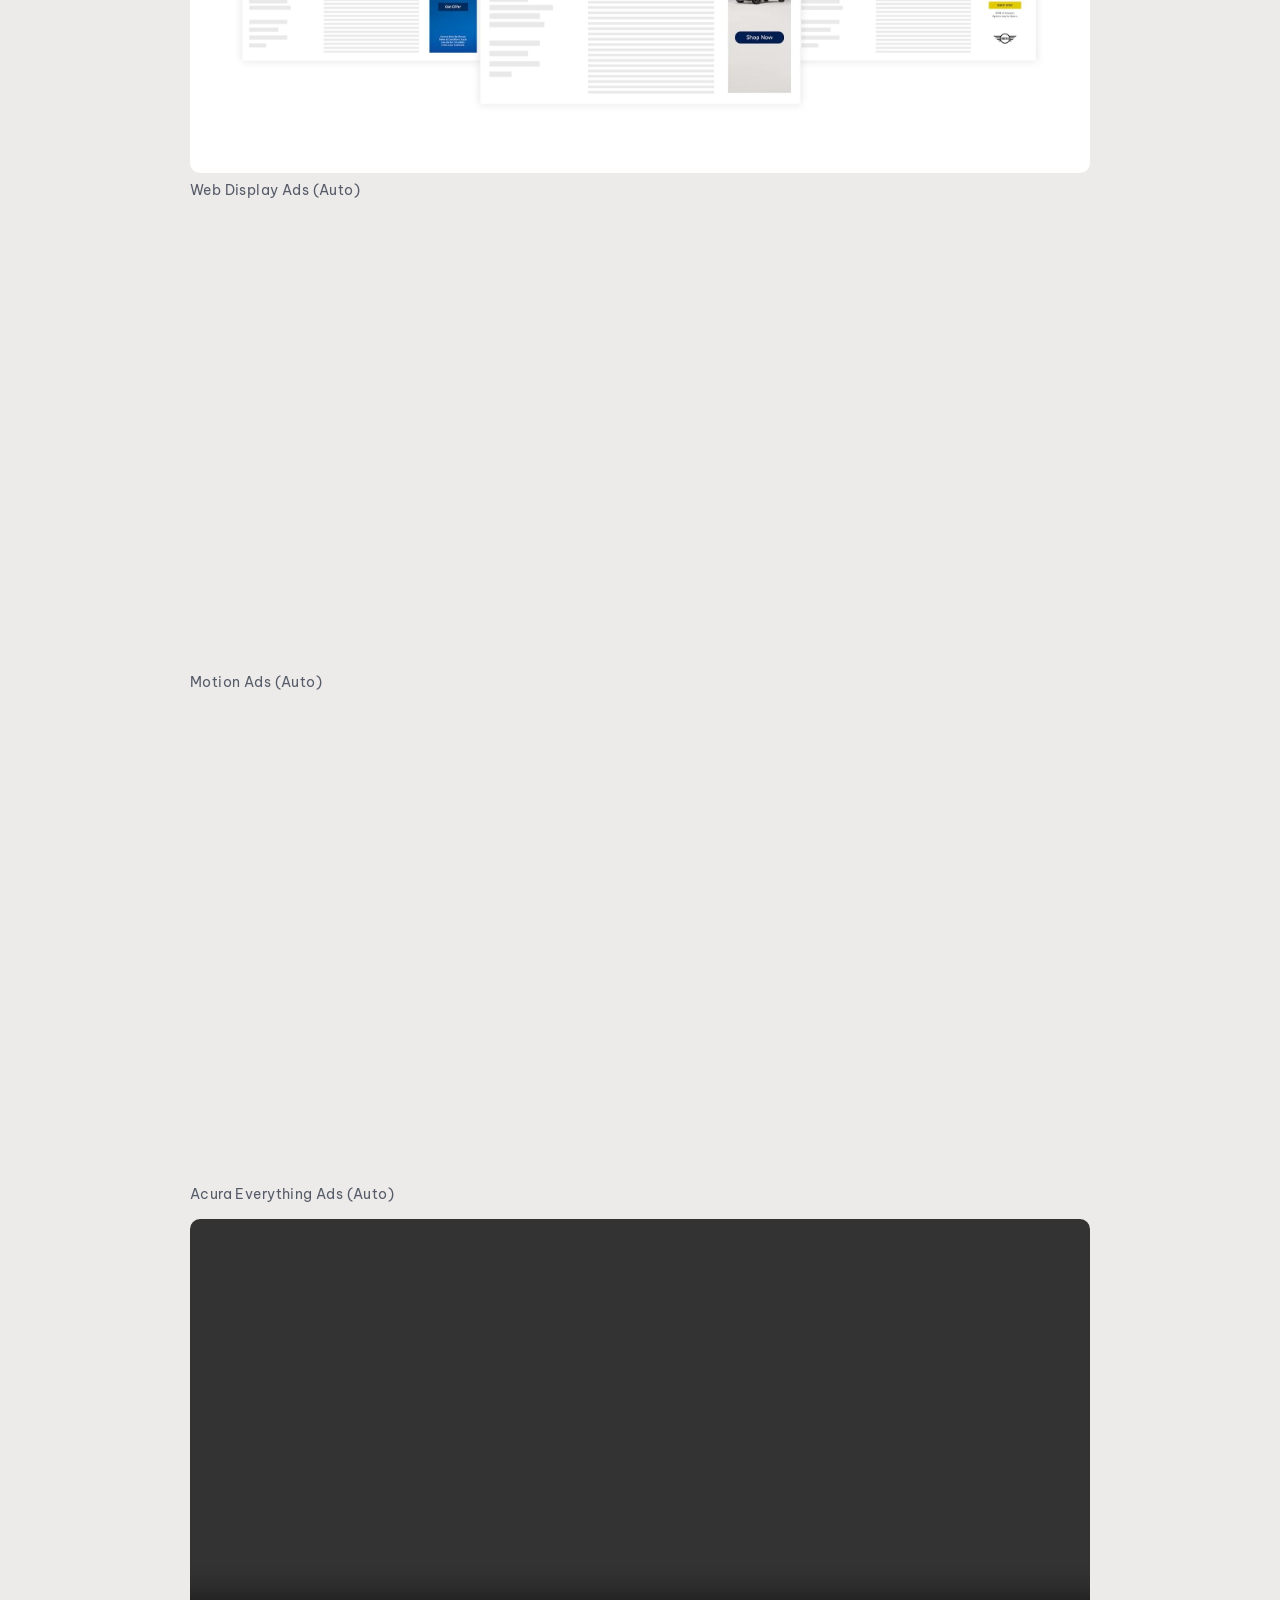
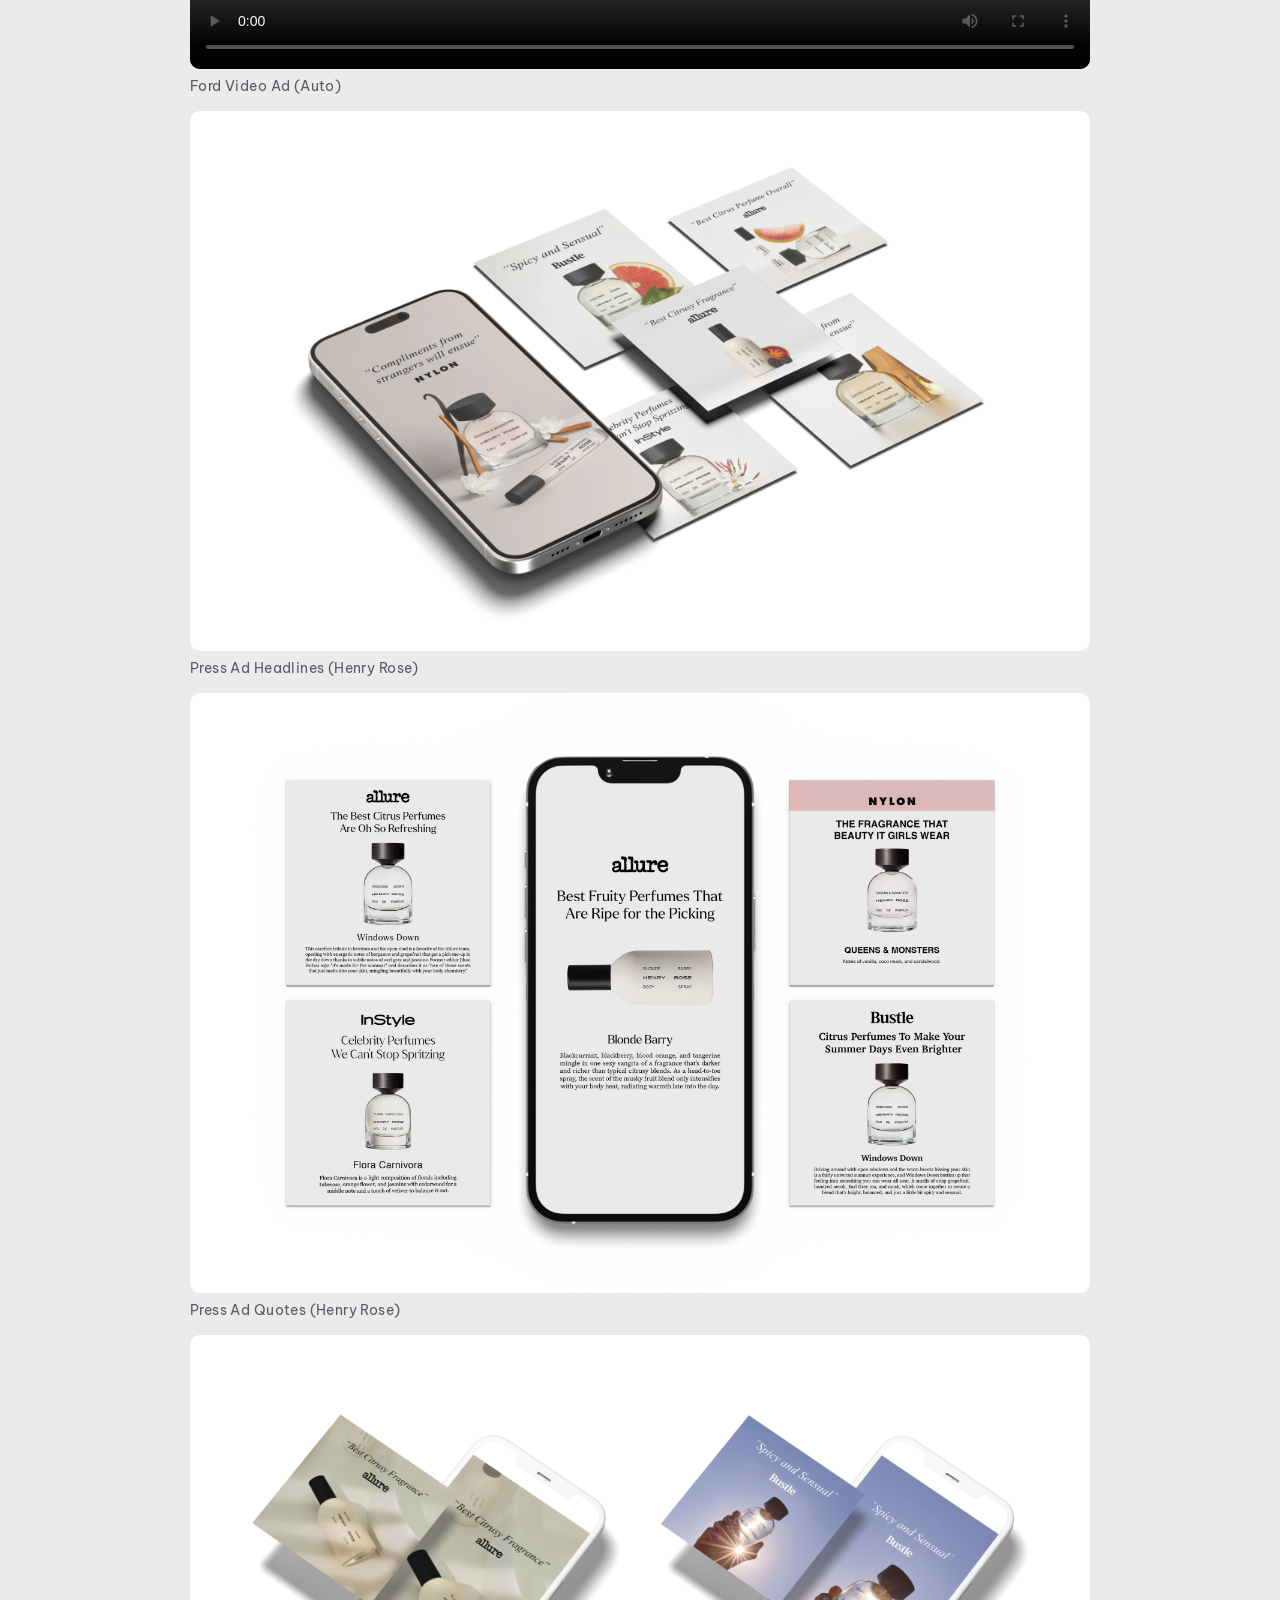
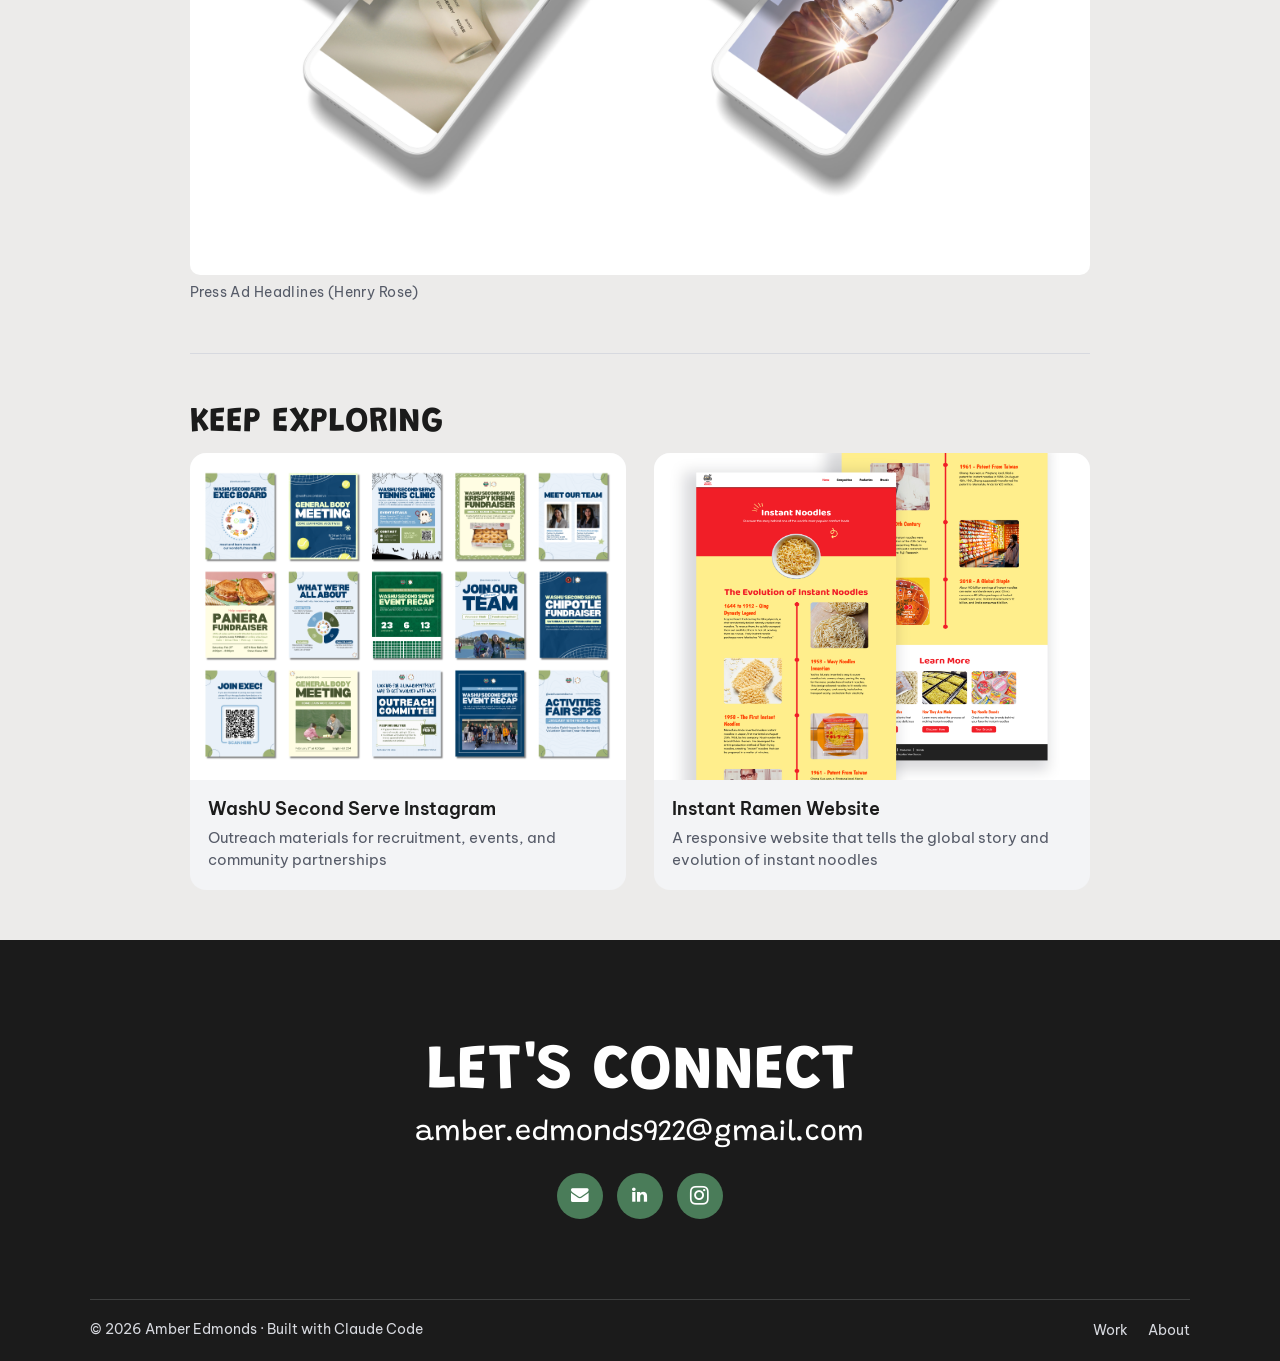
<file: constellation.html>
<!DOCTYPE html>
<html lang="en">
<head>
    <meta charset="UTF-8">
    <meta name="viewport" content="width=device-width, initial-scale=1.0">
    <title>Constellation Digital Ads | Amber Edmonds</title>
    <link rel="icon" type="image/png" href="assets/favicon.png">
    <link rel="stylesheet" href="styles.css">
    <link rel="stylesheet" href="https://cdnjs.cloudflare.com/ajax/libs/font-awesome/4.7.0/css/font-awesome.min.css">

    <link rel="preconnect" href="https://fonts.googleapis.com">
    <link rel="preconnect" href="https://fonts.gstatic.com" crossorigin>
    <link href="https://fonts.googleapis.com/css2?family=Be+Vietnam+Pro:ital,wght@0,100;0,200;0,300;0,400;0,500;0,600;0,700;0,800;0,900;1,100;1,200;1,300;1,400;1,500;1,600;1,700;1,800;1,900" rel="stylesheet">
    <link href="https://fonts.googleapis.com/css2?family=Grandstander:ital,wght@0,100..900;1,100..900&display=swap" rel="stylesheet">
    <script async src="https://www.googletagmanager.com/gtag/js?id=G-XXXXXXXXXX"></script>
    <script>
      window.dataLayer = window.dataLayer || [];
      function gtag(){dataLayer.push(arguments);}
      gtag('js', new Date());
      gtag('config', 'G-XXXXXXXXXX');
    </script>
</head>
<body>

    <header>
        <div class="top-nav">
            <a class="top-nav-center" href="index.html">Amber Edmonds</a>
            <div class="top-nav-menu">
                <nav class="top-nav-left">
                <a href="index.html#work">Work</a>
                <a href="about.html">About</a>
                </nav>
            </div>
            <button class="nav-toggle" type="button" aria-expanded="false" aria-label="Toggle navigation menu">
                <span></span>
                <span></span>
                <span></span>
            </button>
        </div>
    </header>

    <main class="project-case-study project-case-study--light">
        <div class="project-case-wrap project-case-wrap--stacked project-case-wrap--wide-left">
            <aside class="project-case-left">
                <nav class="project-breadcrumb" aria-label="Breadcrumb">
                    <a href="index.html#archive">
                        <svg width="14" height="14" viewBox="0 0 24 24" fill="none" stroke="currentColor" stroke-width="2.5" stroke-linecap="round" stroke-linejoin="round">
                            <polyline points="15 18 9 12 15 6"></polyline>
                        </svg>
                        <span class="project-breadcrumb-label">Other Projects</span>
                    </a>
                    <span>/</span>
                    <span class="project-breadcrumb-current">Constellation Digital Ads</span>
                </nav>

                <div class="project-overview">
                    <div class="project-overview-main">
                        <p class="project-case-kicker">Graphic & Motion Design</p>
                        <h1>Constellation Digital Ads</h1>

                        <p class="project-case-intro">During my 10-week creative internship at Constellation, I got to dive headfirst into the fast-paced world of digital advertising for two different spaces: automotive brands and luxury fragrance. Working in Adobe Photoshop and After Effects, I produced and animated over 550 ads for 45+ auto clients across social, video, programmatic, and performance max formats. I also created social-first press ads for Henry Rose, a luxury fragrance brand, by translating long-form editorial quotes into concise, high-impact creatives. This experience taught me how to balance creativity with strict legal compliance, manage high-volume production under tight deadlines, and collaborate effectively with cross-functional teams to deliver polished ads at scale.</p>
                    </div>

                    <div class="project-overview-side">
                        <div class="project-meta-grid project-meta-grid--stacked">
                            <article>
                                <h3>Role</h3>
                                <p>Creative Intern</p>
                            </article>
                            <article>
                                <h3>Timeline</h3>
                                <p>May - Aug 2024 <br>(10 weeks)</p>
                            </article>
                            <article>
                                <h3>Tools</h3>
                                <p>Adobe Photoshop, After Effects</p>
                            </article>
                        </div>

                        <div class="project-skills">
                            <h3>Skills</h3>
                            <div class="tag-list">
                                <span class="tag">Graphic Design</span>
                                <span class="tag">Motion Graphics</span>
                                <span class="tag">Brand Identity</span>
                                <span class="tag">Design Systems</span>
                            </div>
                        </div>
                    </div>
                </div>
            </aside>

            <section class="project-case-right" aria-label="Automotive ad visuals">

                <figure class="project-visual-card">
                    <img src="assets/thumbnails/auto-cover.png" alt="Automotive digital advertisements displayed across mobile and desktop screens">
                    <figcaption>Multi-format Display Ads (Auto)</figcaption>
                </figure>
                <figure class="project-visual-card">
                    <div class="crop-bottom-30">
                        <img src="assets/auto/display-ads.png" alt="Automotive display advertisements integrated within website layouts">
                    </div>
                    <figcaption>Web Display Ads (Auto)</figcaption>
                </figure>
                <figure class="project-visual-card">
                    <video autoplay loop muted playsinline>
                        <source src="assets/auto/motion-ads.mp4" type="video/mp4">
                        Your browser does not support the video tag.
                    </video>
                    <figcaption>Motion Ads (Auto)</figcaption>
                </figure>

                <figure class="project-visual-card">
                    <div class="recenter-everything-ad">
                        <video autoplay loop muted playsinline>
                            <source src="assets/auto/everything-ads.mp4" type="video/mp4">
                            Your browser does not support the video tag.
                        </video>
                    </div>
                    <figcaption>Acura Everything Ads (Auto)</figcaption>
                </figure>

                <figure class="project-visual-card">
                    <video controls>
                        <source src="assets/auto/video-mockup.mp4" type="video/mp4">
                        Your browser does not support the video tag.
                    </video>
                    <figcaption>Ford Video Ad (Auto)</figcaption>
                </figure>

                <figure class="project-visual-card">
                    <div class="crop-top-bottom-30">
                        <img src="assets/HR/mockup-1.png" alt="Digital perfume advertisements displayed on a smartphone alongside social media-style graphics">
                    </div>
                    <figcaption>Press Ad Headlines (Henry Rose)</figcaption>
                </figure>
                <figure class="project-visual-card">
                    <img src="assets/HR/mockup-2.png" alt="Perfume advertisements displayed on a smartphone surrounded by editorial-style fragrance graphics">
                    <figcaption>Press Ad Quotes (Henry Rose)</figcaption>
                </figure>
                <figure class="project-visual-card">
                    <div class="crop-top-bottom-30">
                        <img src="assets/HR/mockup-3.png" alt="Perfume advertisement mockups displayed on smartphones with editorial-style promotional graphics">
                    </div>
                    <figcaption>Press Ad Headlines (Henry Rose)</figcaption>
                </figure>
            </section>
        </div>
    </main>


    <section class="next-projects">
        <div class="next-projects-wrap">
            <h2>Keep Exploring</h2>
            <div class="next-projects-grid">
                <a class="card-link next-project-card" href="wss.html">
                    <img class="next-project-img" src="assets/wss/posts.png" alt="Collection of posts for a university club featuring blue and green designs, highlighting tennis clinics, volunteer recruitment, and fundraisers">
                    <div class="next-project-body">
                        <h3 class="header">WashU Second Serve Instagram</h3>
                        <p class="next-project-desc">Outreach materials for recruitment, events, and community partnerships</p>
                    </div>
                </a>

                <a class="card-link next-project-card" href="ramen-website.html">
                    <img class="next-project-img" src="assets/thumbnails/ramen-cover.jpg" alt="Instant noodles website mockup featuring a hero section and educational content about the history of instant noodles">
                    <div class="next-project-body">
                        <h3 class="header">Instant Ramen Website</h3>
                        <p class="next-project-desc">A responsive website that tells the global story and evolution of instant noodles</p>
                    </div>
                </a>
            </div>
        </div>
    </section>

    <footer class="site-footer" id="contact">
        <div class="contents footer-contents">
            <h2 class="footer-heading">Let's Connect</h2>
            <span class="footer-email">amber.edmonds922@gmail.com</span>
            <div class="footer-social">
                <a class="footer-social-btn" href="mailto:amber.edmonds922@gmail.com" aria-label="Email">
                    <i class="fa fa-envelope" aria-hidden="true"></i>
                </a>
                <a class="footer-social-btn" href="https://www.linkedin.com/in/ambermedmonds/" target="_blank" rel="noopener noreferrer" aria-label="LinkedIn">
                    <i class="fa fa-linkedin" aria-hidden="true"></i>
                </a>
                <a class="footer-social-btn" href="https://www.instagram.com/ambermedmonds/" target="_blank" rel="noopener noreferrer" aria-label="Instagram">
                    <i class="fa fa-instagram" aria-hidden="true"></i>
                </a>
            </div>
        </div>
        <div class="contents footer-bottom">
            <p class="footer-copyright">&copy; 2026 Amber Edmonds &middot; Built with Claude Code</p>
            <nav class="footer-nav" aria-label="Footer navigation">
            <a href="index.html#work">Work</a>
            <a href="about.html">About</a>
            </nav>
        </div>
    </footer>
    <script src="script.js"></script>

</body>
</html>
</file>
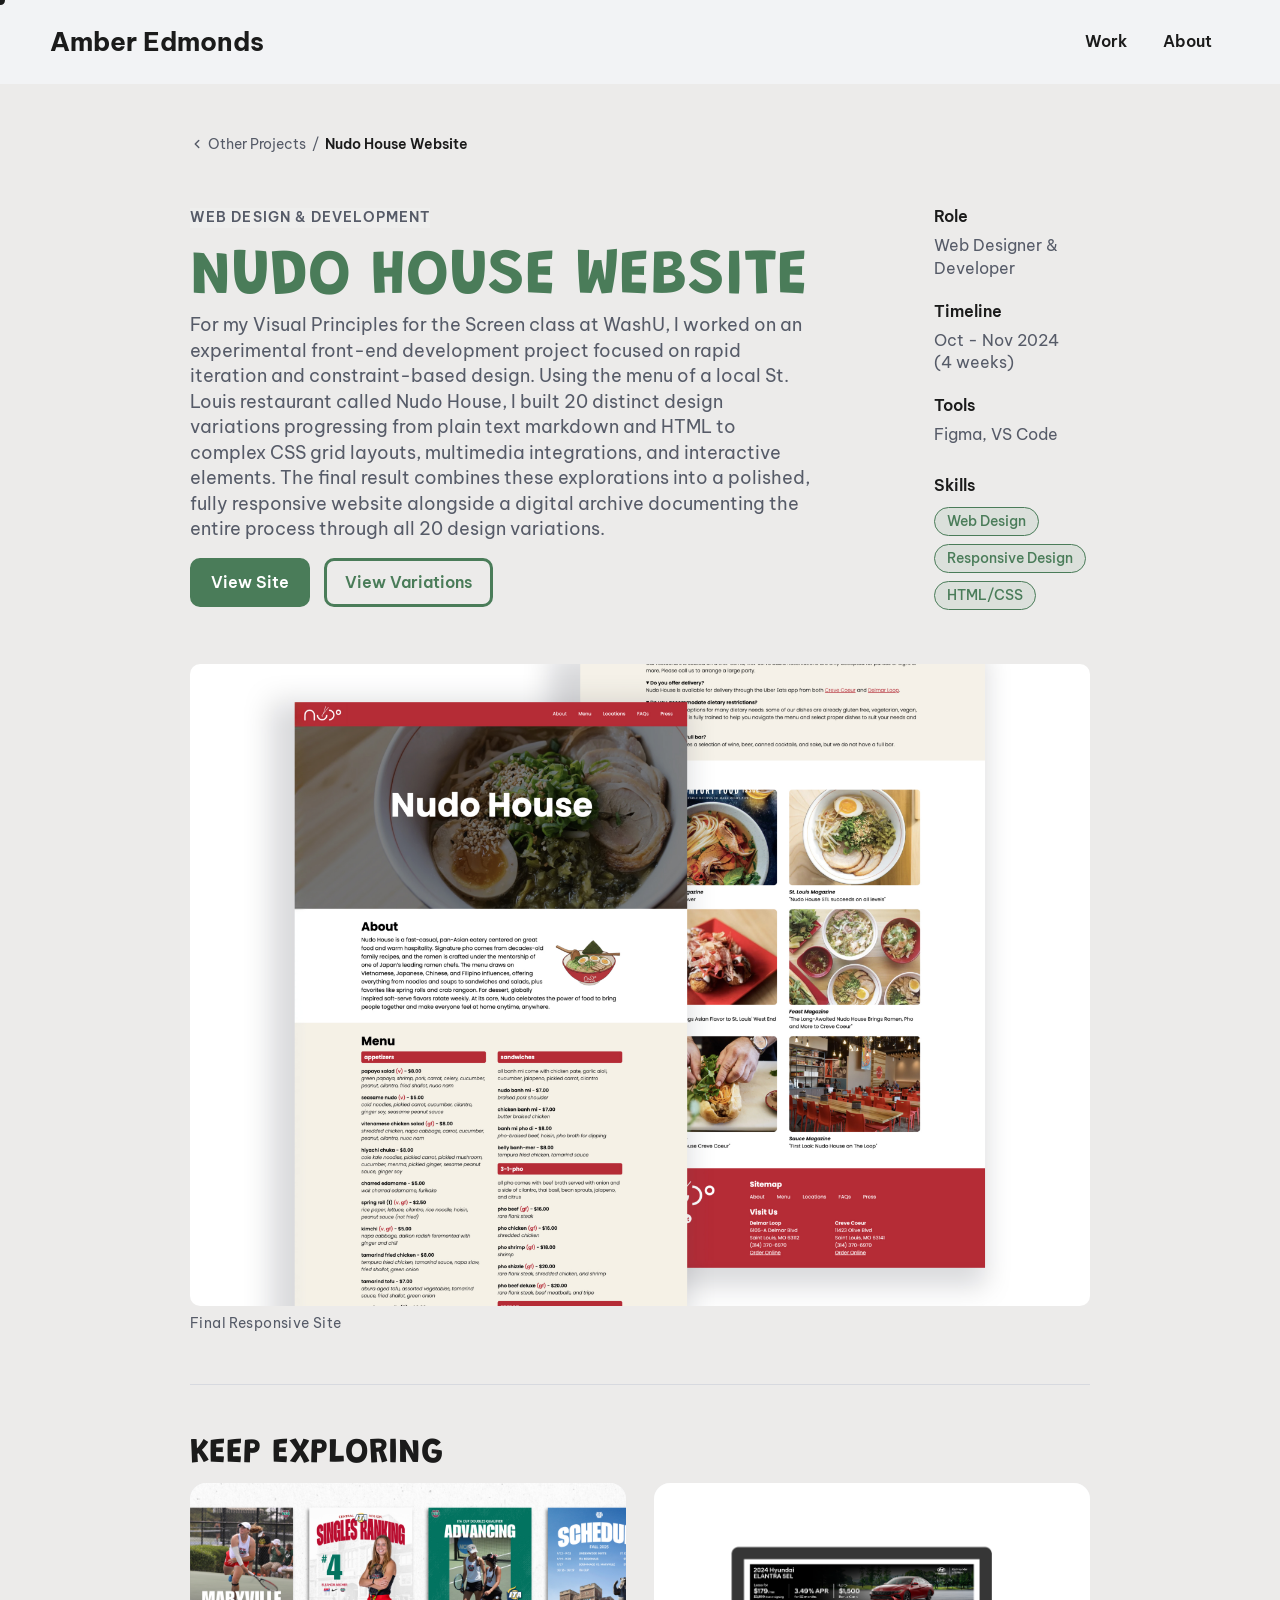
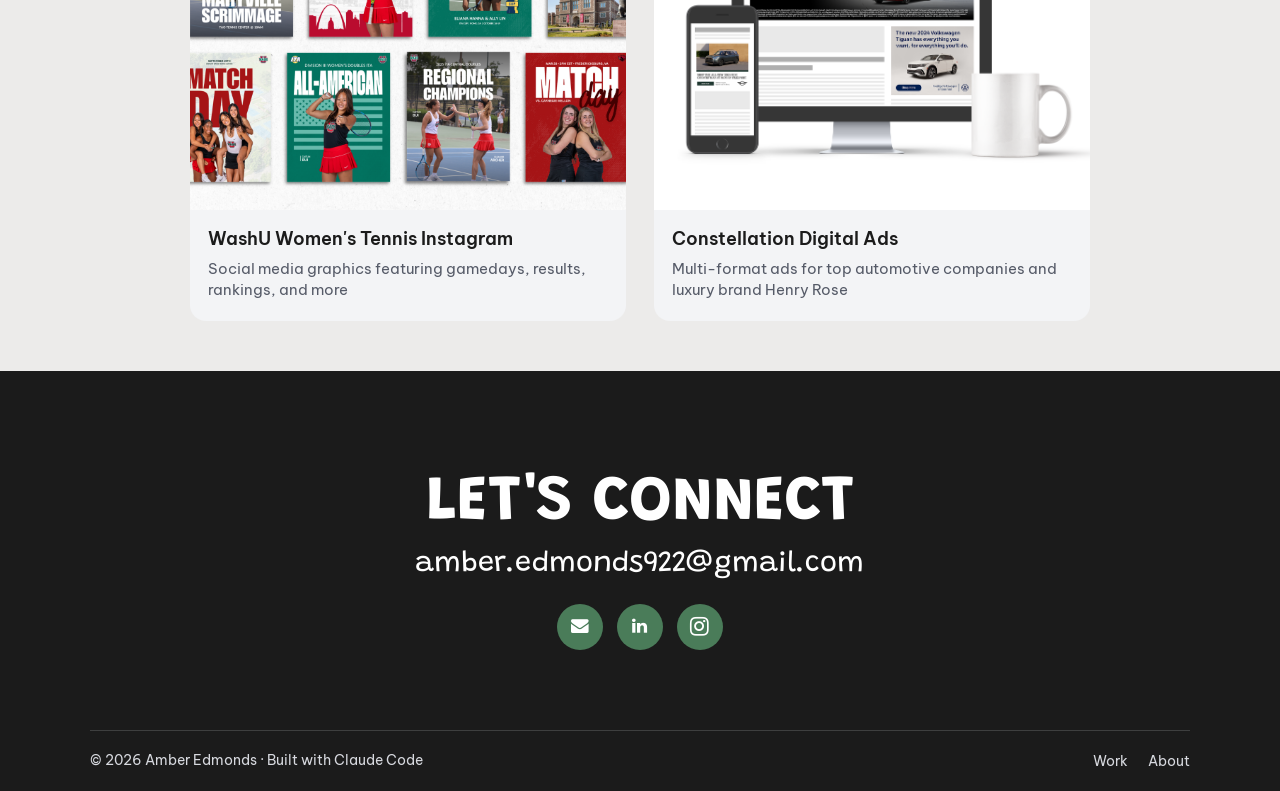
<file: nudo-website.html>
<!DOCTYPE html>
<html lang="en">
<head>
    <meta charset="UTF-8">
    <meta name="viewport" content="width=device-width, initial-scale=1.0">
    <title>Nudo House Website | Amber Edmonds</title>
    <link rel="icon" type="image/png" href="assets/favicon.png">
    <link rel="stylesheet" href="styles.css">
    <link rel="stylesheet" href="https://cdnjs.cloudflare.com/ajax/libs/font-awesome/4.7.0/css/font-awesome.min.css">

    <link rel="preconnect" href="https://fonts.googleapis.com">
    <link rel="preconnect" href="https://fonts.gstatic.com" crossorigin>
    <link href="https://fonts.googleapis.com/css2?family=Be+Vietnam+Pro:ital,wght@0,100;0,200;0,300;0,400;0,500;0,600;0,700;0,800;0,900;1,100;1,200;1,300;1,400;1,500;1,600;1,700;1,800;1,900" rel="stylesheet">
    <link href="https://fonts.googleapis.com/css2?family=Grandstander:ital,wght@0,100..900;1,100..900&display=swap" rel="stylesheet">
    <script async src="https://www.googletagmanager.com/gtag/js?id=G-XXXXXXXXXX"></script>
    <script>
      window.dataLayer = window.dataLayer || [];
      function gtag(){dataLayer.push(arguments);}
      gtag('js', new Date());
      gtag('config', 'G-XXXXXXXXXX');
    </script>
</head>
<body>

    <header>
        <div class="top-nav">
            <a class="top-nav-center" href="index.html#home">Amber Edmonds</a>
            <div class="top-nav-menu">
                <nav class="top-nav-left">
                <a href="index.html#work">Work</a>
                <a href="about.html">About</a>
                </nav>
            </div>
            <button class="nav-toggle" type="button" aria-expanded="false" aria-label="Toggle navigation menu">
                <span></span>
                <span></span>
                <span></span>
            </button>
        </div>
    </header>

    <main class="project-case-study project-case-study--light">
        <div class="project-case-wrap project-case-wrap--stacked project-case-wrap--wide-left">
            <aside class="project-case-left">
                <nav class="project-breadcrumb" aria-label="Breadcrumb">
                    <a href="index.html#archive">
                        <svg width="14" height="14" viewBox="0 0 24 24" fill="none" stroke="currentColor" stroke-width="2.5" stroke-linecap="round" stroke-linejoin="round">
                            <polyline points="15 18 9 12 15 6"></polyline>
                        </svg>
                        <span class="project-breadcrumb-label">Other Projects</span>
                    </a>
                    <span>/</span>
                    <span class="project-breadcrumb-current">Nudo House Website</span>
                </nav>

                <div class="project-overview">
                    <div class="project-overview-main">
                        <p class="project-case-kicker">Web Design & Development</p>
                        <h1>Nudo House Website</h1>

                        <p class="project-case-intro">For my Visual Principles for the Screen class at WashU, I worked on an experimental front-end development project focused on rapid iteration and constraint-based design. Using the menu of a local St. Louis restaurant called Nudo House, I built 20 distinct design variations progressing from plain text markdown and HTML to complex CSS grid layouts, multimedia integrations, and interactive elements. The final result combines these explorations into a polished, fully responsive website alongside a digital archive documenting the entire process through all 20 design variations.</p>

                        <div class="project-cta-group">
                            <a class="project-prototype-link project-prototype-link--primary" href="https://ambermedmonds.github.io/2026-spring-washu-vps-amber/project-1/final.html" target="_blank" rel="noopener noreferrer">View Site</a>
                            <a class="project-prototype-link" href="https://ambermedmonds.github.io/2026-spring-washu-vps-amber/project-1/index.html" target="_blank" rel="noopener noreferrer">View Variations</a>
                        </div>
                    </div>

                    <div class="project-overview-side">
                        <div class="project-meta-grid project-meta-grid--stacked">
                            <article>
                                <h3>Role</h3>
                                <p>Web Designer & Developer</p>
                            </article>
                            <article>
                                <h3>Timeline</h3>
                                <p>Oct - Nov 2024 <br>(4 weeks)</p>
                            </article>
                            <article>
                                <h3>Tools</h3>
                                <p>Figma, VS Code</p>
                            </article>
                        </div>

                        <div class="project-skills">
                            <h3>Skills</h3>
                            <div class="tag-list">
                                <span class="tag">Web Design</span>
                                <span class="tag">Responsive Design</span>
                                <span class="tag">HTML/CSS</span>
                            </div>
                        </div>
                    </div>
                </div>
            </aside>

            <section class="project-case-right" aria-label="Nudo House website visuals">
                <figure class="project-visual-card">
                    <img src="assets/thumbnails/nudo-house-cover.jpg" alt="Nudo House restaurant website homepage mockup">
                    <figcaption>Final Responsive Site</figcaption>
                </figure>
            </section>
        </div>
    </main>


    <section class="next-projects">
        <div class="next-projects-wrap">
            <h2>Keep Exploring</h2>
            <div class="next-projects-grid">
                <a class="card-link next-project-card" href="wten.html">
                    <img class="next-project-img" src="assets/thumbnails/wten-cover.png" alt="WashU women's tennis social media graphic collection featuring match announcements, rankings, and player highlights">
                    <div class="next-project-body">
                        <h3 class="header">WashU Women's Tennis Instagram</h3>
                        <p class="next-project-desc">Social media graphics featuring gamedays, results, rankings, and more</p>
                    </div>
                </a>

                <a class="card-link next-project-card" href="constellation.html">
                    <img class="next-project-img" src="assets/thumbnails/auto-cover.png" alt="Automotive digital advertisements displayed across mobile and desktop screens">
                    <div class="next-project-body">
                        <h3 class="header">Constellation Digital Ads</h3>
                        <p class="next-project-desc">Multi-format ads for top automotive companies and luxury brand Henry Rose</p>
                    </div>
                </a>
            </div>
        </div>
    </section>

    <footer class="site-footer" id="contact">
        <div class="contents footer-contents">
            <h2 class="footer-heading">Let's Connect</h2>
            <span class="footer-email">amber.edmonds922@gmail.com</span>
            <div class="footer-social">
                <a class="footer-social-btn" href="mailto:amber.edmonds922@gmail.com" aria-label="Email">
                    <i class="fa fa-envelope" aria-hidden="true"></i>
                </a>
                <a class="footer-social-btn" href="https://www.linkedin.com/in/ambermedmonds/" target="_blank" rel="noopener noreferrer" aria-label="LinkedIn">
                    <i class="fa fa-linkedin" aria-hidden="true"></i>
                </a>
                <a class="footer-social-btn" href="https://www.instagram.com/ambermedmonds/" target="_blank" rel="noopener noreferrer" aria-label="Instagram">
                    <i class="fa fa-instagram" aria-hidden="true"></i>
                </a>
            </div>
        </div>
        <div class="contents footer-bottom">
            <p class="footer-copyright">&copy; 2026 Amber Edmonds &middot; Built with Claude Code</p>
            <nav class="footer-nav" aria-label="Footer navigation">
            <a href="index.html#work">Work</a>
            <a href="about.html">About</a>
            </nav>
        </div>
    </footer>
    <script src="script.js"></script>

</body>
</html>
</file>
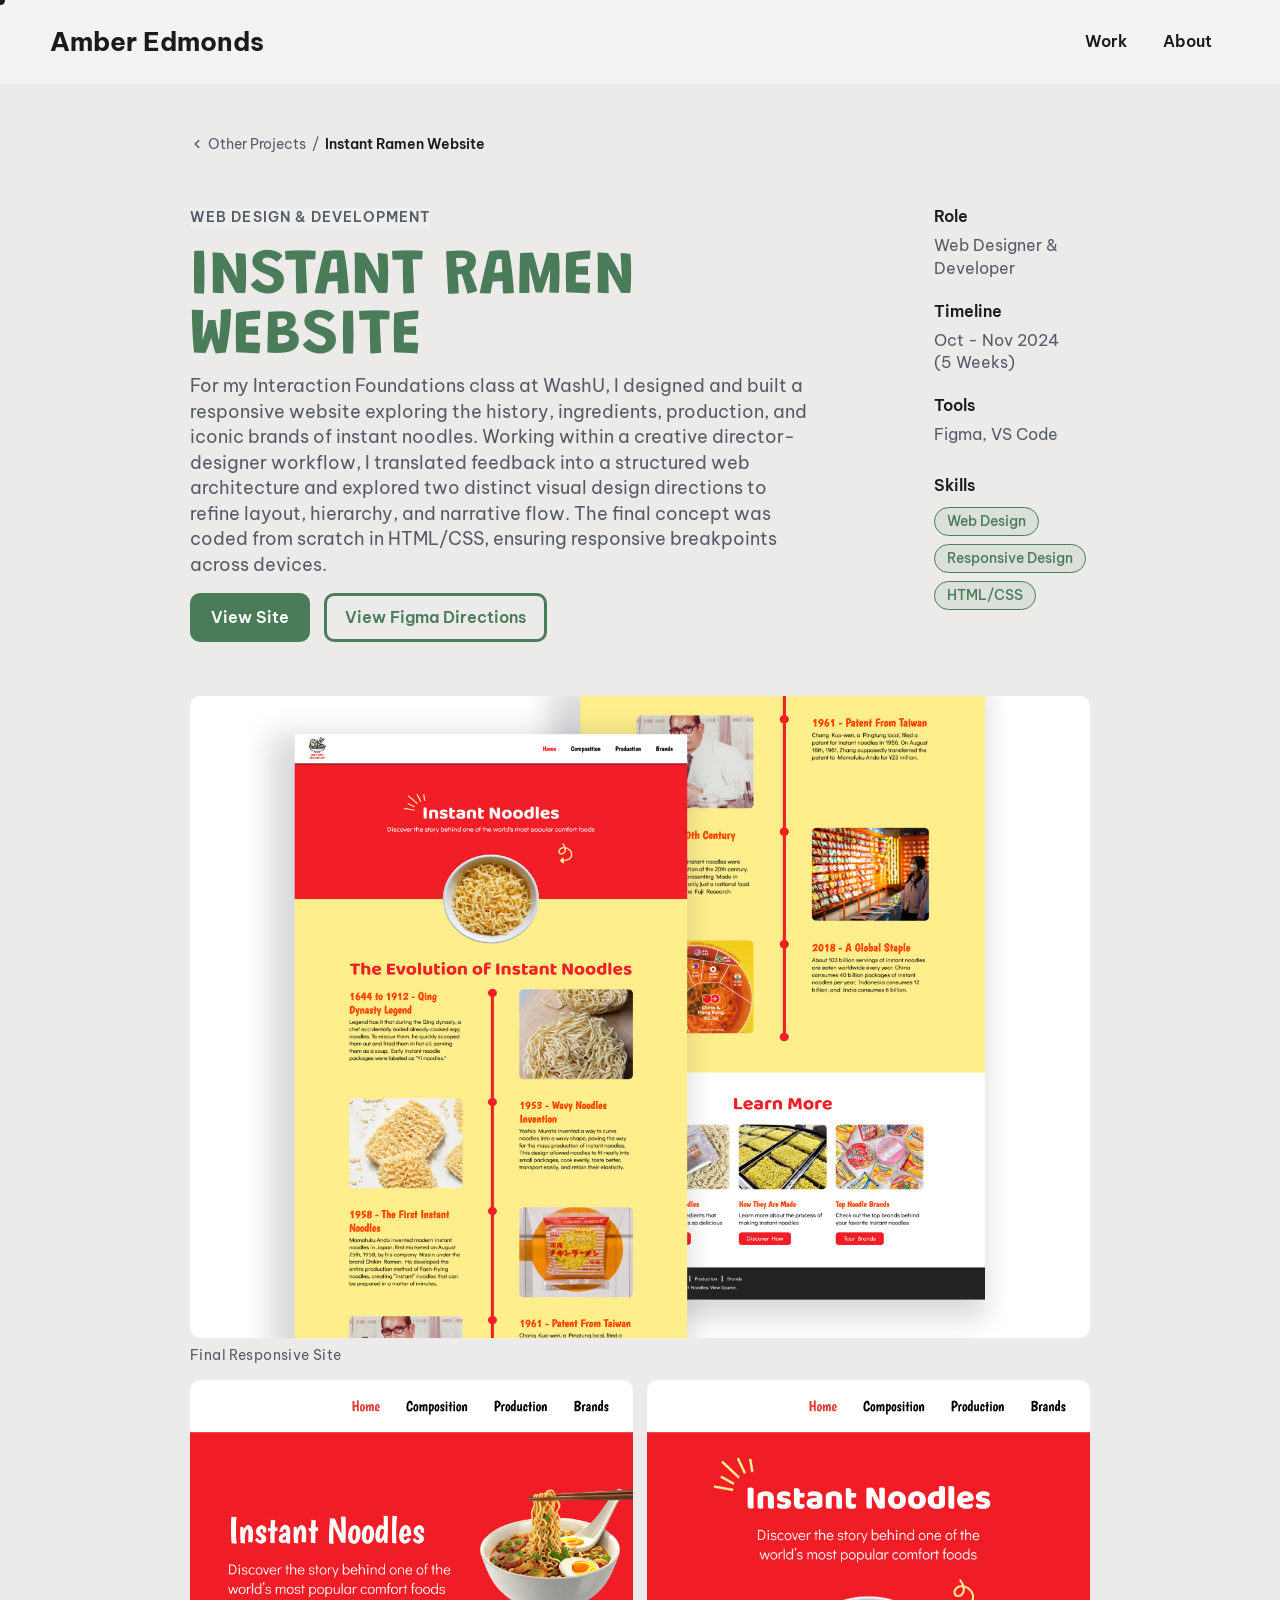
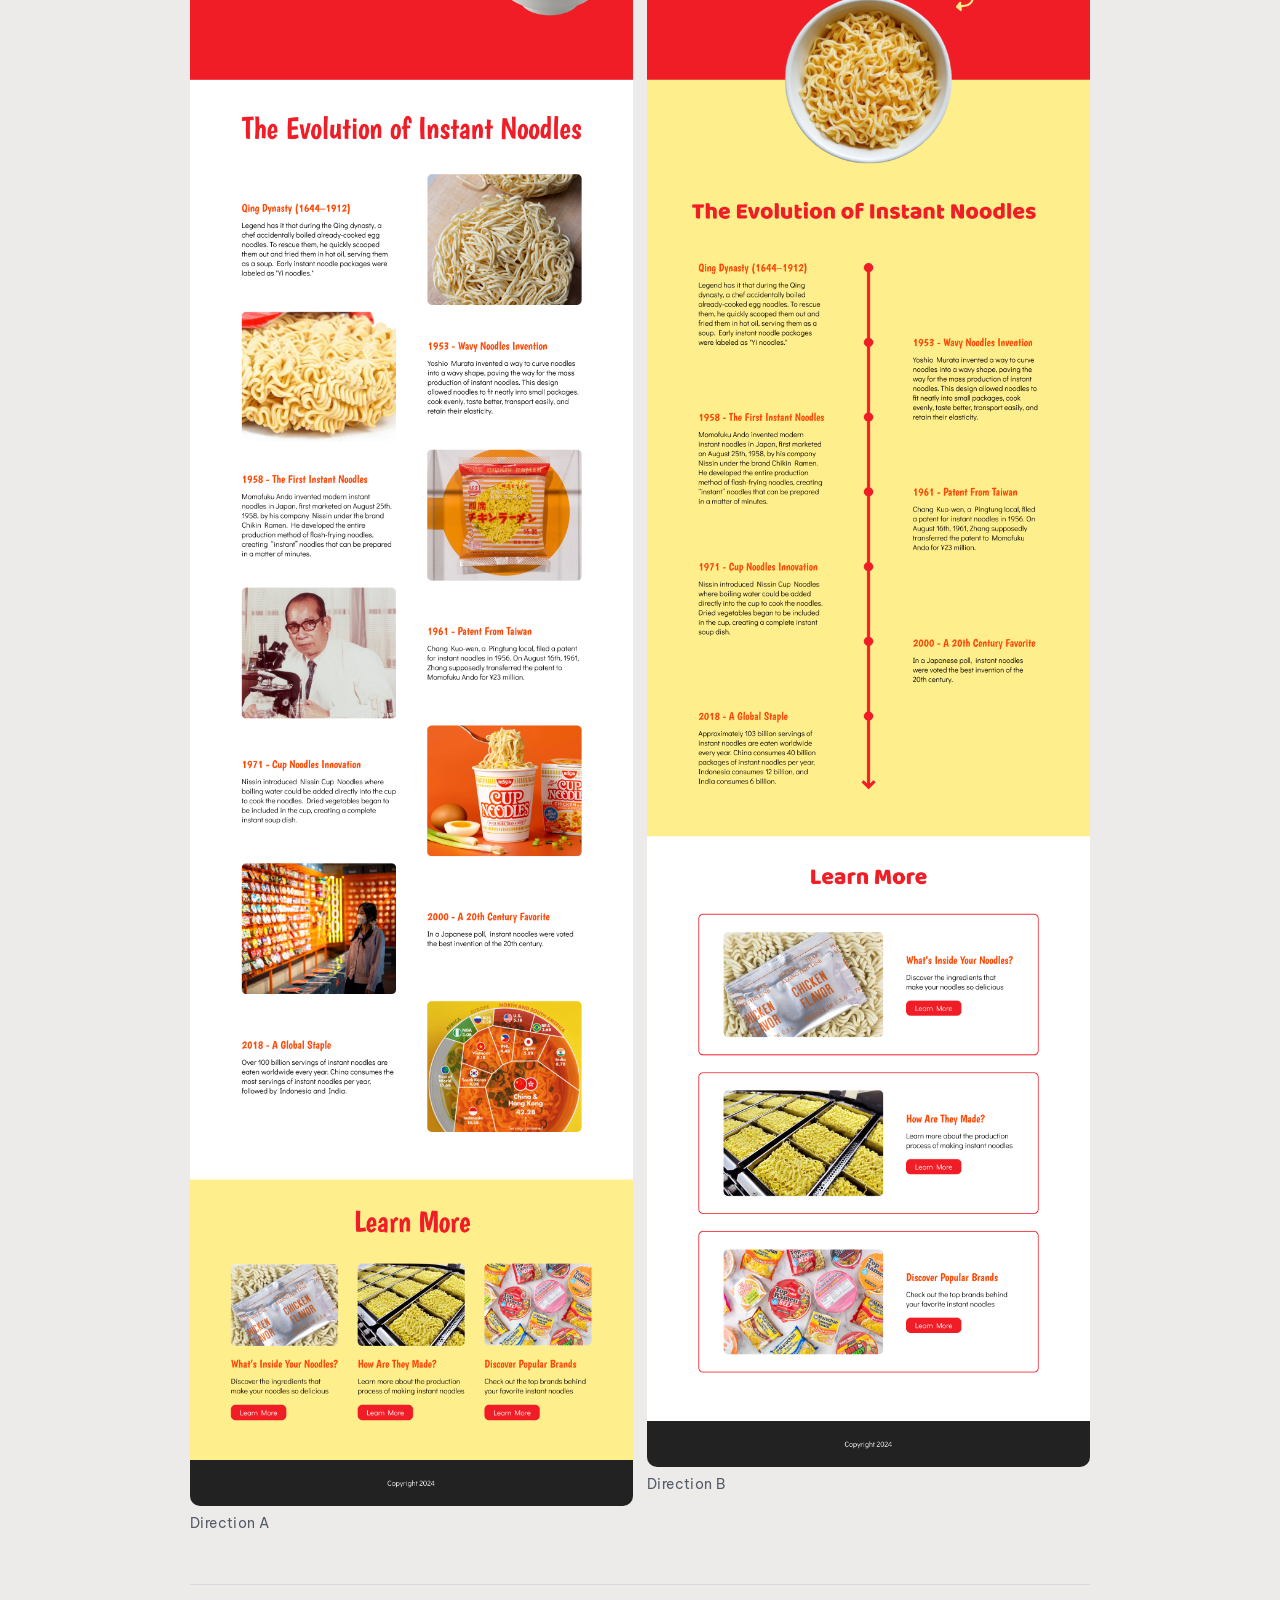
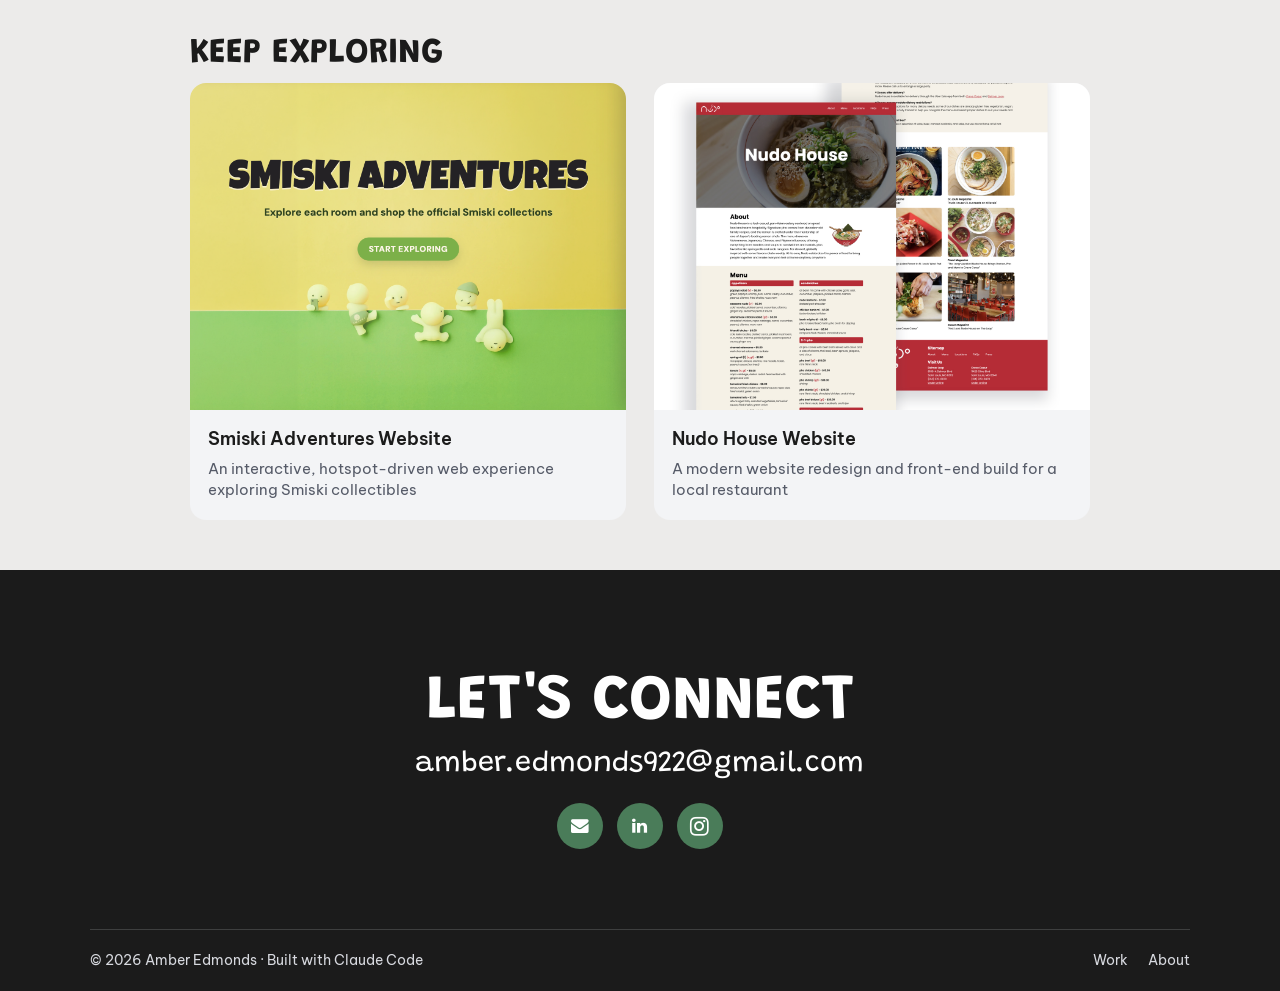
<file: ramen-website.html>
<!DOCTYPE html>
<html lang="en">
<head>
    <meta charset="UTF-8">
    <meta name="viewport" content="width=device-width, initial-scale=1.0">
    <title>Instant Ramen Website | Amber Edmonds</title>
    <link rel="icon" type="image/png" href="assets/favicon.png">
    <link rel="stylesheet" href="styles.css">
    <link rel="stylesheet" href="https://cdnjs.cloudflare.com/ajax/libs/font-awesome/4.7.0/css/font-awesome.min.css">

    <link rel="preconnect" href="https://fonts.googleapis.com">
    <link rel="preconnect" href="https://fonts.gstatic.com" crossorigin>
    <link href="https://fonts.googleapis.com/css2?family=Be+Vietnam+Pro:ital,wght@0,100;0,200;0,300;0,400;0,500;0,600;0,700;0,800;0,900;1,100;1,200;1,300;1,400;1,500;1,600;1,700;1,800;1,900" rel="stylesheet">
    <link href="https://fonts.googleapis.com/css2?family=Grandstander:ital,wght@0,100..900;1,100..900&display=swap" rel="stylesheet">
    <script async src="https://www.googletagmanager.com/gtag/js?id=G-XXXXXXXXXX"></script>
    <script>
      window.dataLayer = window.dataLayer || [];
      function gtag(){dataLayer.push(arguments);}
      gtag('js', new Date());
      gtag('config', 'G-XXXXXXXXXX');
    </script>
</head>
<body>

    <header>
        <div class="top-nav">
            <a class="top-nav-center" href="index.html#home">Amber Edmonds</a>
            <div class="top-nav-menu">
                <nav class="top-nav-left">
                <a href="index.html#work">Work</a>
                <a href="about.html">About</a>
                </nav>
            </div>
            <button class="nav-toggle" type="button" aria-expanded="false" aria-label="Toggle navigation menu">
                <span></span>
                <span></span>
                <span></span>
            </button>
        </div>
    </header>

    <main class="project-case-study project-case-study--light">
        <div class="project-case-wrap project-case-wrap--stacked project-case-wrap--wide-left">
            <aside class="project-case-left">
                <nav class="project-breadcrumb" aria-label="Breadcrumb">
                    <a href="index.html#archive">
                        <svg width="14" height="14" viewBox="0 0 24 24" fill="none" stroke="currentColor" stroke-width="2.5" stroke-linecap="round" stroke-linejoin="round">
                            <polyline points="15 18 9 12 15 6"></polyline>
                        </svg>
                        <span class="project-breadcrumb-label">Other Projects</span>
                    </a>
                    <span>/</span>
                    <span class="project-breadcrumb-current">Instant Ramen Website</span>
                </nav>

                <div class="project-overview">
                    <div class="project-overview-main">
                        <p class="project-case-kicker">Web Design & Development</p>
                        <h1>Instant Ramen Website</h1>

                        <p class="project-case-intro">For my Interaction Foundations class at WashU, I designed and built a responsive website exploring the history, ingredients, production, and iconic brands of instant noodles. Working within a creative director-designer workflow, I translated feedback into a structured web architecture and explored two distinct visual design directions to refine layout, hierarchy, and narrative flow. The final concept was coded from scratch in HTML/CSS, ensuring responsive breakpoints across devices.</p>

                        <div class="project-cta-group">
                            <a class="project-prototype-link project-prototype-link--primary" href="https://ambermedmonds.github.io/iffall2024/microsite/final/index.html" target="_blank" rel="noopener noreferrer">View Site</a>
                            <a class="project-prototype-link" href="https://www.figma.com/design/XR4jWNDy0pDOzjd5AlwcTs/Ramen-Website-Mockup?node-id=0-1&t=loKKRX5OImC4sbm8-1" target="_blank" rel="noopener noreferrer">View Figma Directions</a>
                        </div>
                    </div>

                    <div class="project-overview-side">
                        <div class="project-meta-grid project-meta-grid--stacked">
                            <article>
                                <h3>Role</h3>
                                <p>Web Designer & Developer</p>
                            </article>
                            <article>
                                <h3>Timeline</h3>
                                <p>Oct - Nov 2024 <br>(5 Weeks)</p>
                            </article>
                            <article>
                                <h3>Tools</h3>
                                <p>Figma, VS Code</p>
                            </article>
                        </div>

                        <div class="project-skills">
                            <h3>Skills</h3>
                            <div class="tag-list">
                                <span class="tag">Web Design</span>
                                <span class="tag">Responsive Design</span>
                                <span class="tag">HTML/CSS</span>
                            </div>
                        </div>
                    </div>
                </div>
            </aside>

            <section class="project-case-right" aria-label="Ramen website visuals">
                <figure class="project-visual-card">
                    <img src="assets/thumbnails/ramen-cover.jpg" alt="Instant noodles website mockup featuring a hero section and educational content about the history of instant noodles">
                    <figcaption>Final Responsive Site</figcaption>
                </figure>
                <div class="project-visual-row">
                    <figure class="project-visual-card">
                        <img src="assets/ramen/mockup-a.png" alt="Mockup Version A of the Instant Noodles educational webpage featuring a scrolling layout with images and Learn More cards on ingredients, production, and brands">
                        <figcaption>Direction A</figcaption>
                    </figure>
                    <figure class="project-visual-card">
                        <img src="assets/ramen/mockup-b.png" alt="Mockup Version B of the Instant Noodles educational webpage highlighting a bold red and yellow design and a vertical timeline of instant noodle history">
                        <figcaption>Direction B</figcaption>
                    </figure>
                </div>
            </section>
        </div>
    </main>


    <section class="next-projects">
        <div class="next-projects-wrap">
            <h2>Keep Exploring</h2>
            <div class="next-projects-grid">
                <a class="card-link next-project-card" href="smiski.html">
                    <img class="next-project-img" src="assets/thumbnails/smiski-cover.png" alt="Smiski Adventures landing page on a desktop monitor mockup with green and yellow branding">
                    <div class="next-project-body">
                        <h3 class="header">Smiski Adventures Website</h3>
                        <p class="next-project-desc">An interactive, hotspot-driven web experience exploring Smiski collectibles</p>
                    </div>
                </a>

                <a class="card-link next-project-card" href="nudo-website.html">
                    <img class="next-project-img" src="assets/thumbnails/nudo-house-cover.jpg" alt="Nudo House restaurant website homepage mockup">
                    <div class="next-project-body">
                        <h3 class="header">Nudo House Website</h3>
                        <p class="next-project-desc">A modern website redesign and front-end build for a local restaurant</p>
                    </div>
                </a>
            </div>
        </div>
    </section>

    <footer class="site-footer" id="contact">
        <div class="contents footer-contents">
            <h2 class="footer-heading">Let's Connect</h2>
            <span class="footer-email">amber.edmonds922@gmail.com</span>
            <div class="footer-social">
                <a class="footer-social-btn" href="mailto:amber.edmonds922@gmail.com" aria-label="Email">
                    <i class="fa fa-envelope" aria-hidden="true"></i>
                </a>
                <a class="footer-social-btn" href="https://www.linkedin.com/in/ambermedmonds/" target="_blank" rel="noopener noreferrer" aria-label="LinkedIn">
                    <i class="fa fa-linkedin" aria-hidden="true"></i>
                </a>
                <a class="footer-social-btn" href="https://www.instagram.com/ambermedmonds/" target="_blank" rel="noopener noreferrer" aria-label="Instagram">
                    <i class="fa fa-instagram" aria-hidden="true"></i>
                </a>
            </div>
        </div>
        <div class="contents footer-bottom">
            <p class="footer-copyright">&copy; 2026 Amber Edmonds &middot; Built with Claude Code</p>
            <nav class="footer-nav" aria-label="Footer navigation">
            <a href="index.html#work">Work</a>
            <a href="about.html">About</a>
            </nav>
        </div>
    </footer>
    <script src="script.js"></script>

</body>
</html>
</file>
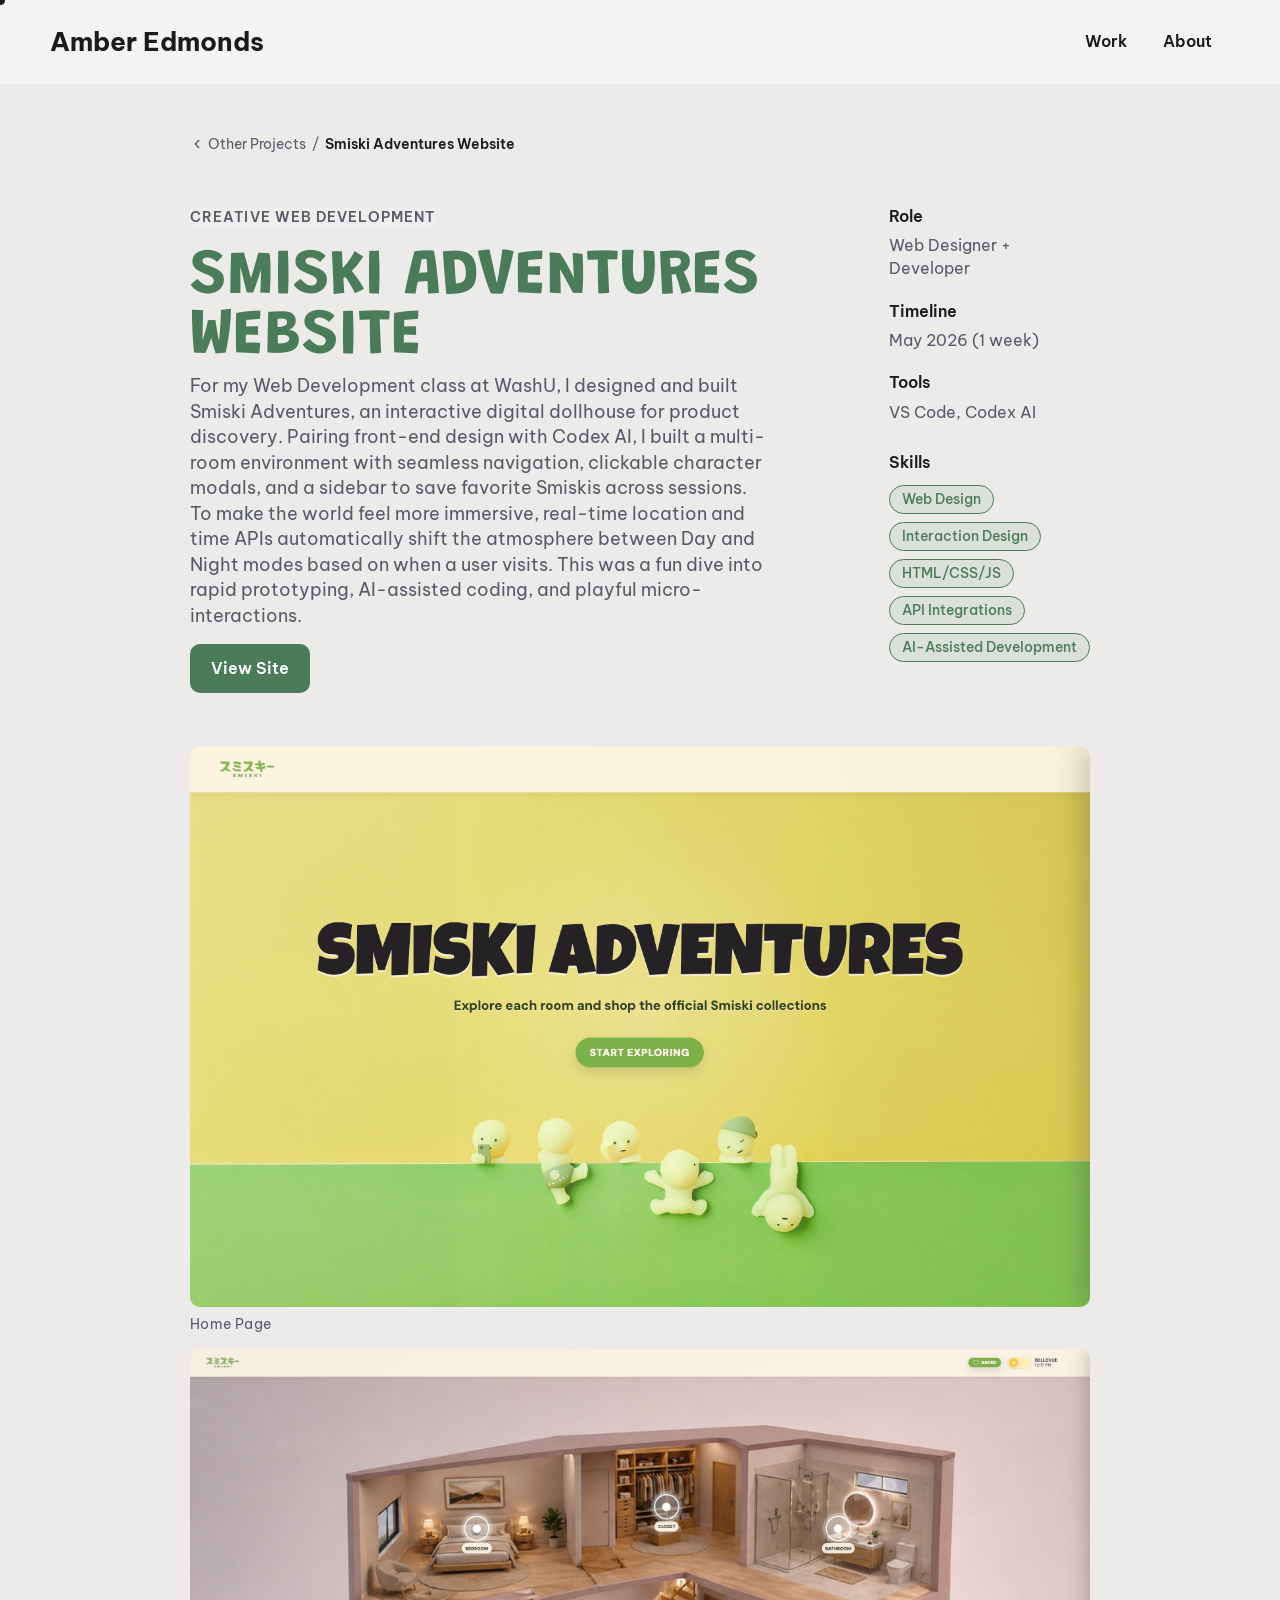
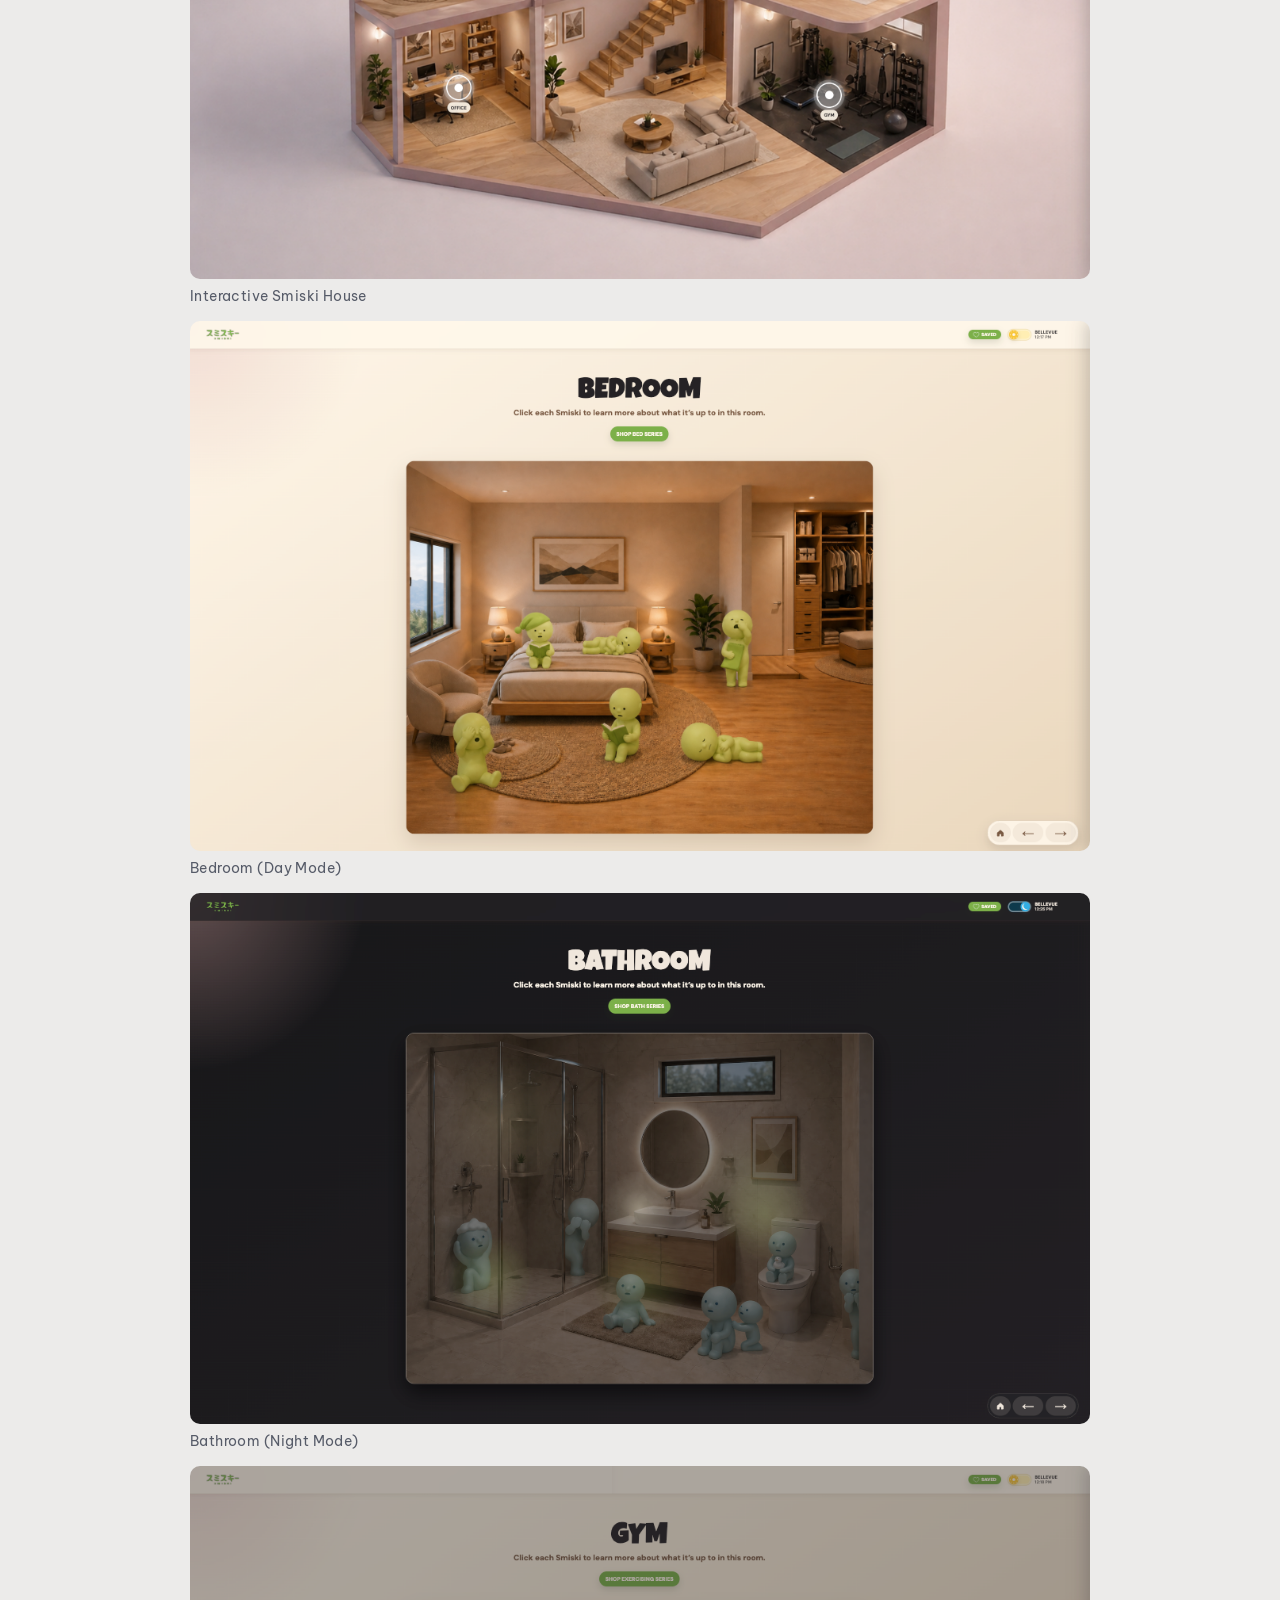
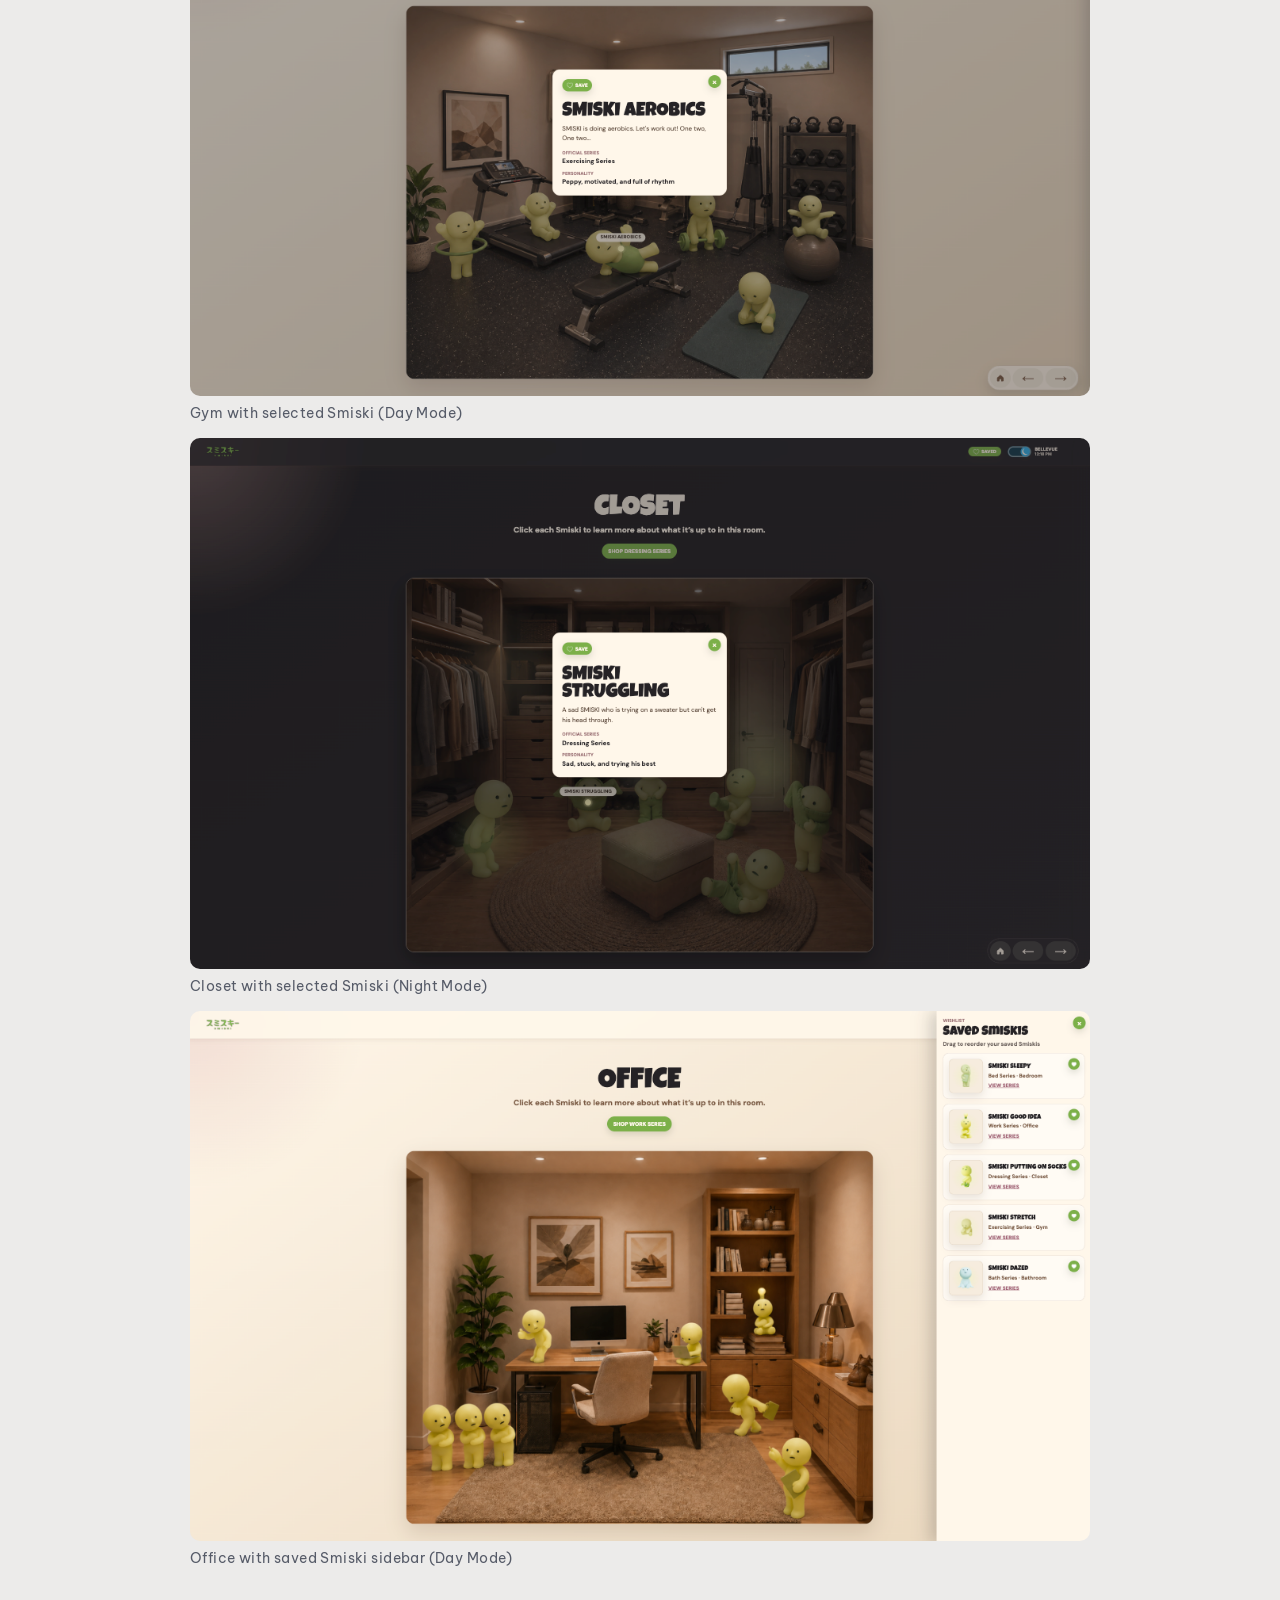
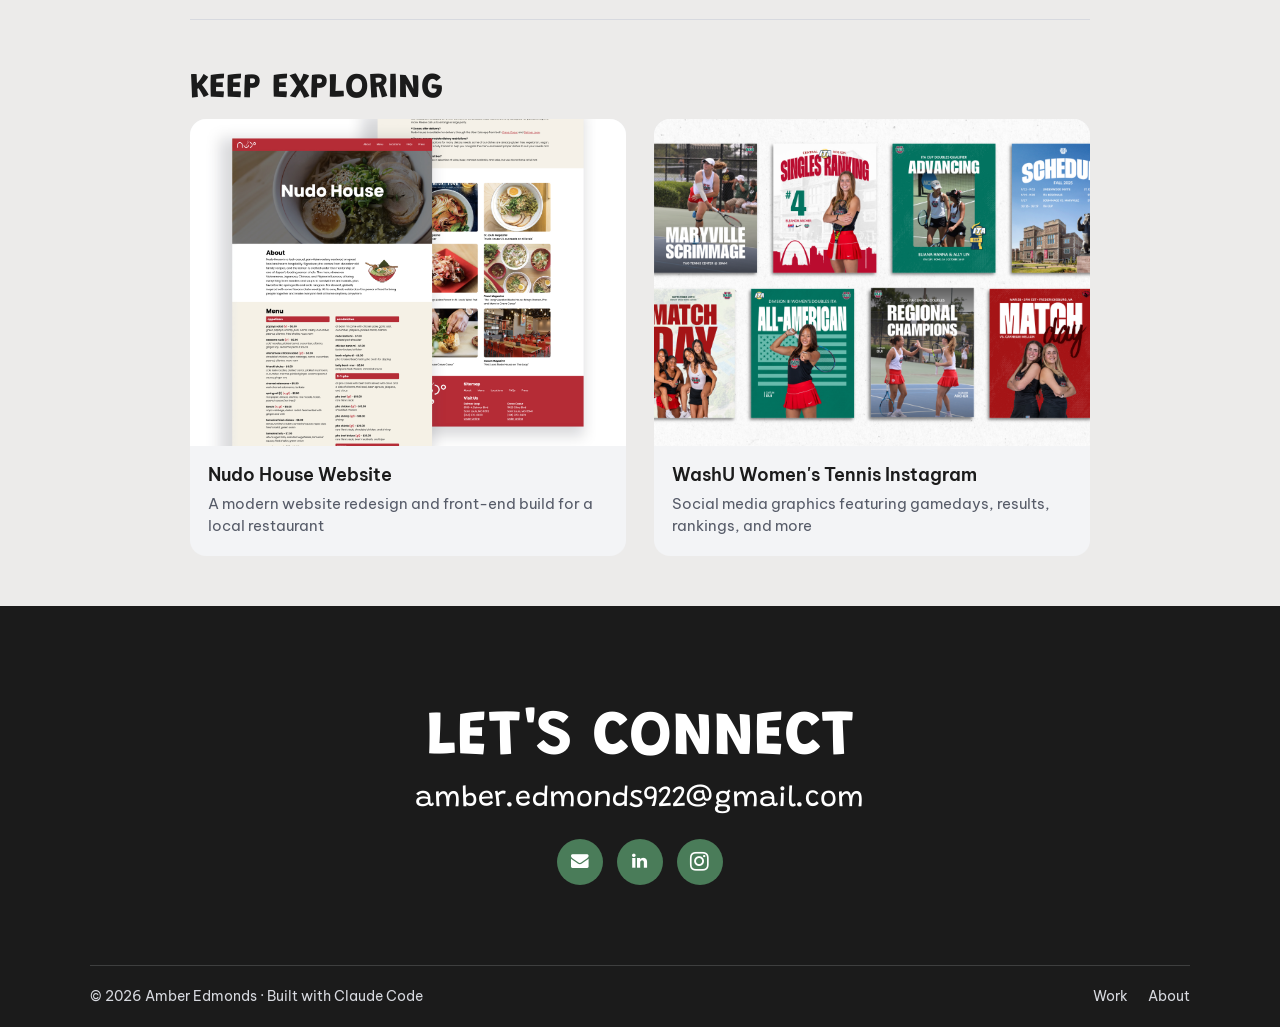
<file: smiski.html>
<!DOCTYPE html>
<html lang="en">
<head>
    <meta charset="UTF-8">
    <meta name="viewport" content="width=device-width, initial-scale=1.0">
    <title>Smiski Adventures Website | Amber Edmonds</title>
    <link rel="icon" type="image/png" href="assets/favicon.png">
    <link rel="stylesheet" href="styles.css">
    <link rel="stylesheet" href="https://cdnjs.cloudflare.com/ajax/libs/font-awesome/4.7.0/css/font-awesome.min.css">

    <link rel="preconnect" href="https://fonts.googleapis.com">
    <link rel="preconnect" href="https://fonts.gstatic.com" crossorigin>
    <link href="https://fonts.googleapis.com/css2?family=Be+Vietnam+Pro:ital,wght@0,100;0,200;0,300;0,400;0,500;0,600;0,700;0,800;0,900;1,100;1,200;1,300;1,400;1,500;1,600;1,700;1,800;1,900" rel="stylesheet">
    <link href="https://fonts.googleapis.com/css2?family=Grandstander:ital,wght@0,100..900;1,100..900&display=swap" rel="stylesheet">
    <script async src="https://www.googletagmanager.com/gtag/js?id=G-XXXXXXXXXX"></script>
    <script>
      window.dataLayer = window.dataLayer || [];
      function gtag(){dataLayer.push(arguments);}
      gtag('js', new Date());
      gtag('config', 'G-XXXXXXXXXX');
    </script>
</head>
<body>

    <header>
        <div class="top-nav">
            <a class="top-nav-center" href="index.html#home">Amber Edmonds</a>
            <div class="top-nav-menu">
                <nav class="top-nav-left">
                <a href="index.html#work">Work</a>
                <a href="about.html">About</a>
                </nav>
            </div>
            <button class="nav-toggle" type="button" aria-expanded="false" aria-label="Toggle navigation menu">
                <span></span>
                <span></span>
                <span></span>
            </button>
        </div>
    </header>

    <main class="project-case-study project-case-study--light">
        <div class="project-case-wrap project-case-wrap--stacked project-case-wrap--wide-left">
            <aside class="project-case-left">
                <nav class="project-breadcrumb" aria-label="Breadcrumb">
                    <a href="index.html#archive">
                        <svg width="14" height="14" viewBox="0 0 24 24" fill="none" stroke="currentColor" stroke-width="2.5" stroke-linecap="round" stroke-linejoin="round">
                            <polyline points="15 18 9 12 15 6"></polyline>
                        </svg>
                        <span class="project-breadcrumb-label">Other Projects</span>
                    </a>
                    <span>/</span>
                    <span class="project-breadcrumb-current">Smiski Adventures Website</span>
                </nav>

                <div class="project-overview">
                    <div class="project-overview-main">
                        <p class="project-case-kicker">Creative Web Development</p>
                        <h1>Smiski Adventures Website</h1>

                        <p class="project-case-intro">For my Web Development class at WashU, I designed and built Smiski Adventures, an interactive digital dollhouse for product discovery. Pairing front-end design with Codex AI, I built a multi-room environment with seamless navigation, clickable character modals, and a sidebar to save favorite Smiskis across sessions. To make the world feel more immersive, real-time location and time APIs automatically shift the atmosphere between Day and Night modes based on when a user visits. This was a fun dive into rapid prototyping, AI-assisted coding, and playful micro-interactions.</p>

                        <div class="project-cta-group">
                            <a class="project-prototype-link project-prototype-link--primary" href="https://ambermedmonds.github.io/2026-spring-washu-cse2004/website-3/index.html" target="_blank" rel="noopener noreferrer">View Site</a>
                        </div>
                    </div>

                    <div class="project-overview-side">
                        <div class="project-meta-grid project-meta-grid--stacked">
                            <article>
                                <h3>Role</h3>
                                <p>Web Designer + Developer</p>
                            </article>
                            <article>
                                <h3>Timeline</h3>
                                <p>May 2026 (1 week)</p>
                            </article>
                            <article>
                                <h3>Tools</h3>
                                <p>VS Code, Codex AI</p>
                            </article>
                        </div>

                        <div class="project-skills">
                            <h3>Skills</h3>
                            <div class="tag-list">
                                <span class="tag">Web Design</span>
                                <span class="tag">Interaction Design</span>
                                <span class="tag">HTML/CSS/JS</span>
                                <span class="tag">API Integrations</span>
                                <span class="tag">AI-Assisted Development</span>
                            </div>
                        </div>
                    </div>
                </div>
            </aside>

            <section class="project-case-right" aria-label="Smiski website visuals">
                <figure class="project-visual-card">
                    <img src="assets/smiski/adventures.png" alt="Smiski Adventures landing page on a desktop monitor mockup with green and yellow branding">
                    <figcaption>Home Page</figcaption>
                </figure>
                <figure class="project-visual-card">
                    <img src="assets/smiski/house.png" alt="3D layout of the interactive Smiski dollhouse showing clickable room hotspots">
                    <figcaption>Interactive Smiski House</figcaption>
                </figure>
                <figure class="project-visual-card">
                    <img src="assets/smiski/bedroom-day.png" alt="Bedroom in day mode featuring interactive Smiski figures placed around the room">
                    <figcaption>Bedroom (Day Mode)</figcaption>
                </figure>
                <figure class="project-visual-card">
                    <img src="assets/smiski/bath-night.png" alt="Bathroom in night mode with dimmed lighting featuring interactive Smiski figures placed around the room">
                    <figcaption>Bathroom (Night Mode)</figcaption>
                </figure>
                <figure class="project-visual-card">
                    <img src="assets/smiski/gym-day-select.png" alt="Gym in day mode displaying a detail modal for the Smiski Aerobics figure">
                    <figcaption>Gym with selected Smiski (Day Mode)</figcaption>
                </figure>
                <figure class="project-visual-card">
                    <img src="assets/smiski/closet-night-select.png" alt="Closet in night mode showing an open modal for the Smiski Struggling character">
                    <figcaption>Closet with selected Smiski (Night Mode)</figcaption>
                </figure>
                <figure class="project-visual-card">
                    <img src="assets/smiski/office-day-saved.png" alt="Office in day mode with an open sidebar displaying saved Smiski figures">
                    <figcaption>Office with saved Smiski sidebar (Day Mode)</figcaption>
                </figure>
            </section>
        </div>
    </main>


    <section class="next-projects">
        <div class="next-projects-wrap">
            <h2>Keep Exploring</h2>
            <div class="next-projects-grid">
                <a class="card-link next-project-card" href="nudo-website.html">
                    <img class="next-project-img" src="assets/thumbnails/nudo-house-cover.jpg" alt="Nudo House restaurant website homepage mockup">
                    <div class="next-project-body">
                        <h3 class="header">Nudo House Website</h3>
                        <p class="next-project-desc">A modern website redesign and front-end build for a local restaurant</p>
                    </div>
                </a>

                <a class="card-link next-project-card" href="wten.html">
                    <img class="next-project-img" src="assets/thumbnails/wten-cover.png" alt="WashU women's tennis social media graphic collection featuring match announcements, rankings, and player highlights">
                    <div class="next-project-body">
                        <h3 class="header">WashU Women's Tennis Instagram</h3>
                        <p class="next-project-desc">Social media graphics featuring gamedays, results, rankings, and more</p>
                    </div>
                </a>
            </div>
        </div>
    </section>

    <footer class="site-footer" id="contact">
        <div class="contents footer-contents">
            <h2 class="footer-heading">Let's Connect</h2>
            <span class="footer-email">amber.edmonds922@gmail.com</span>
            <div class="footer-social">
                <a class="footer-social-btn" href="mailto:amber.edmonds922@gmail.com" aria-label="Email">
                    <i class="fa fa-envelope" aria-hidden="true"></i>
                </a>
                <a class="footer-social-btn" href="https://www.linkedin.com/in/ambermedmonds/" target="_blank" rel="noopener noreferrer" aria-label="LinkedIn">
                    <i class="fa fa-linkedin" aria-hidden="true"></i>
                </a>
                <a class="footer-social-btn" href="https://www.instagram.com/ambermedmonds/" target="_blank" rel="noopener noreferrer" aria-label="Instagram">
                    <i class="fa fa-instagram" aria-hidden="true"></i>
                </a>
            </div>
        </div>
        <div class="contents footer-bottom">
            <p class="footer-copyright">&copy; 2026 Amber Edmonds &middot; Built with Claude Code</p>
            <nav class="footer-nav" aria-label="Footer navigation">
            <a href="index.html#work">Work</a>
            <a href="about.html">About</a>
            </nav>
        </div>
    </footer>
    <script src="script.js"></script>

</body>
</html>
</file>
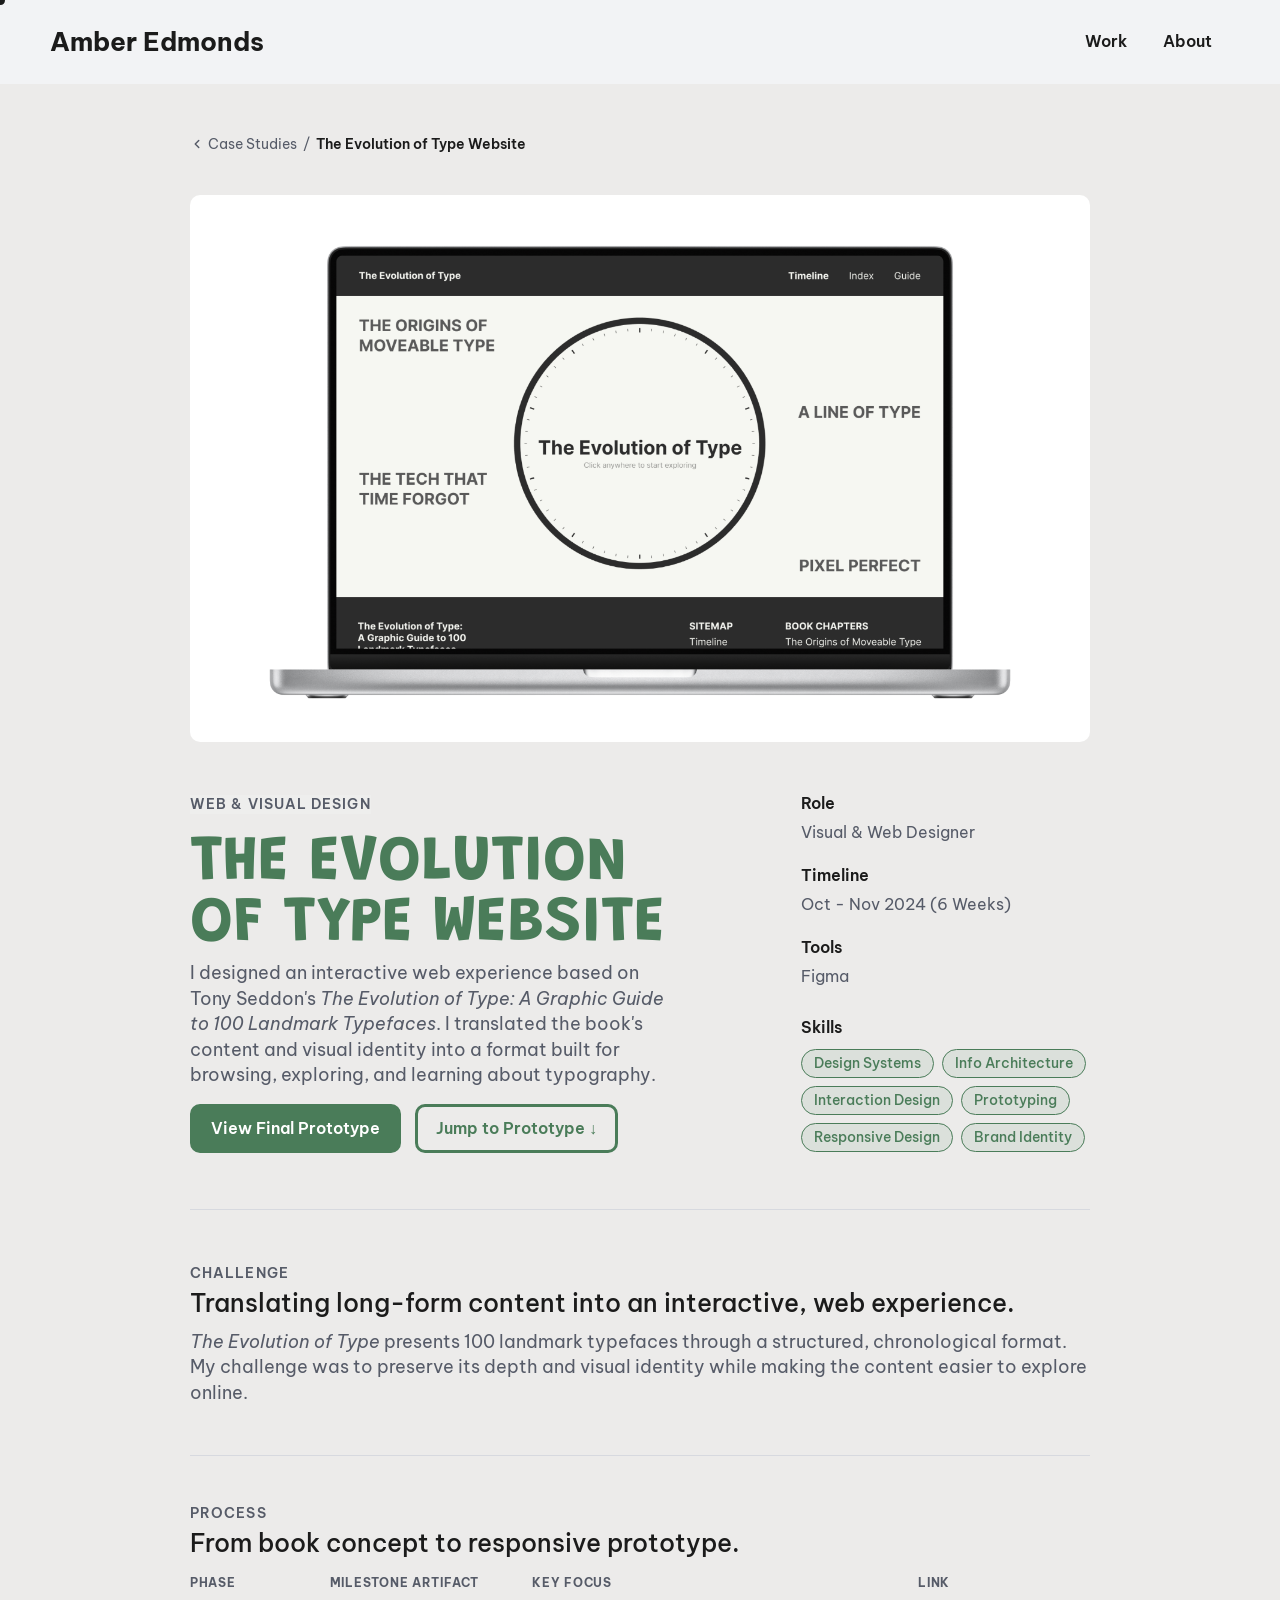
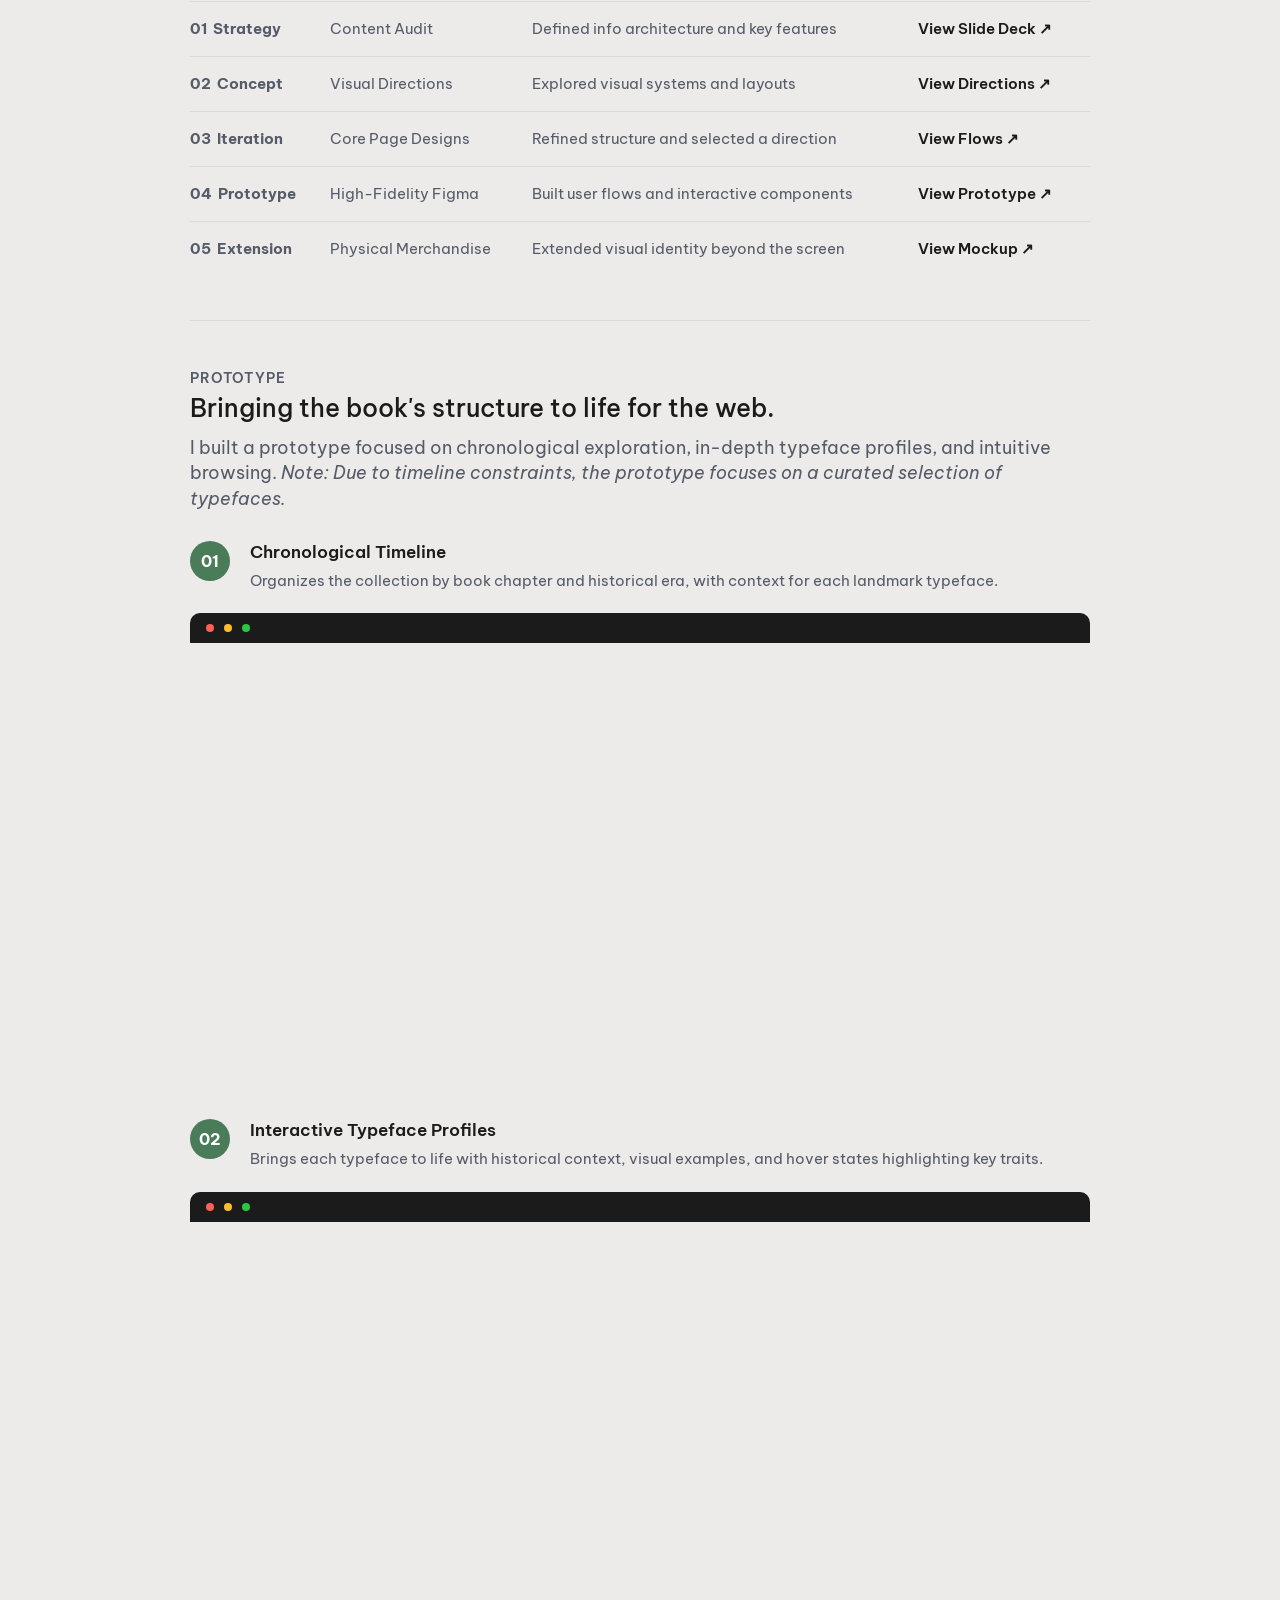
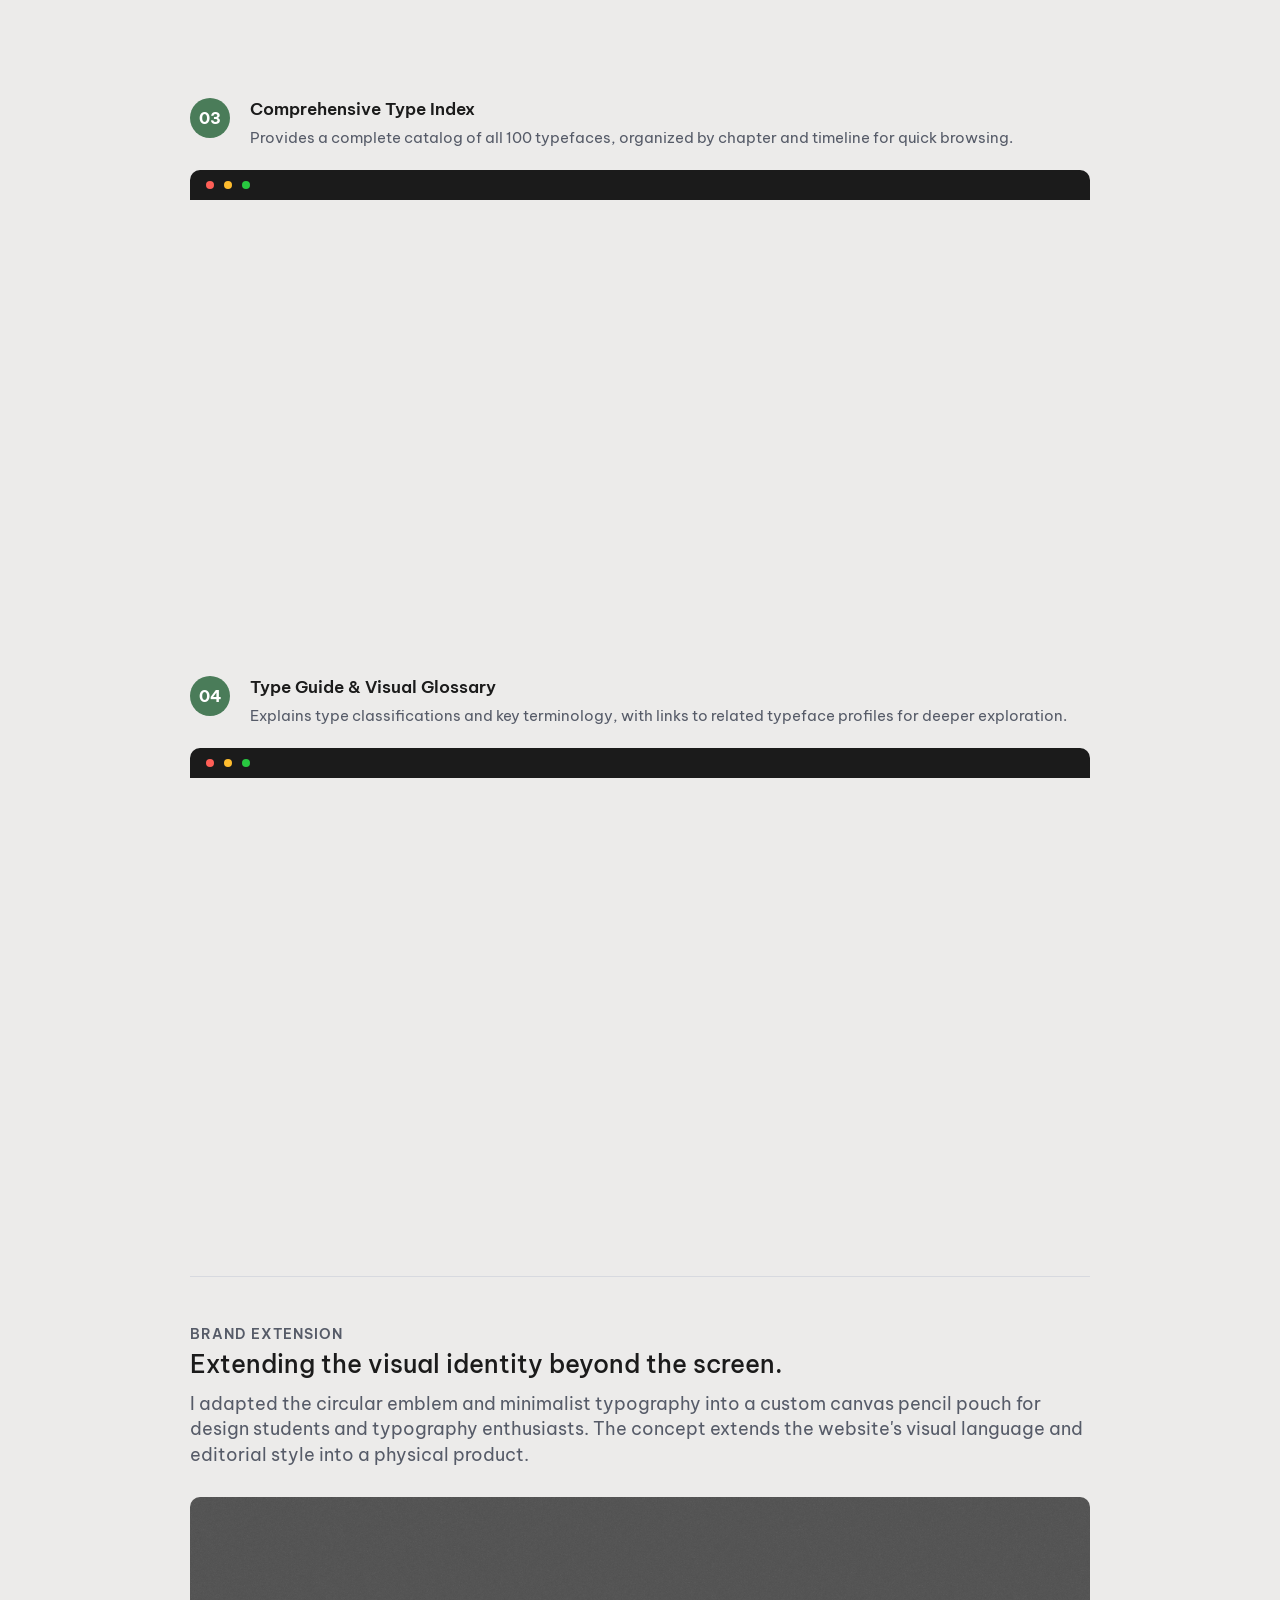
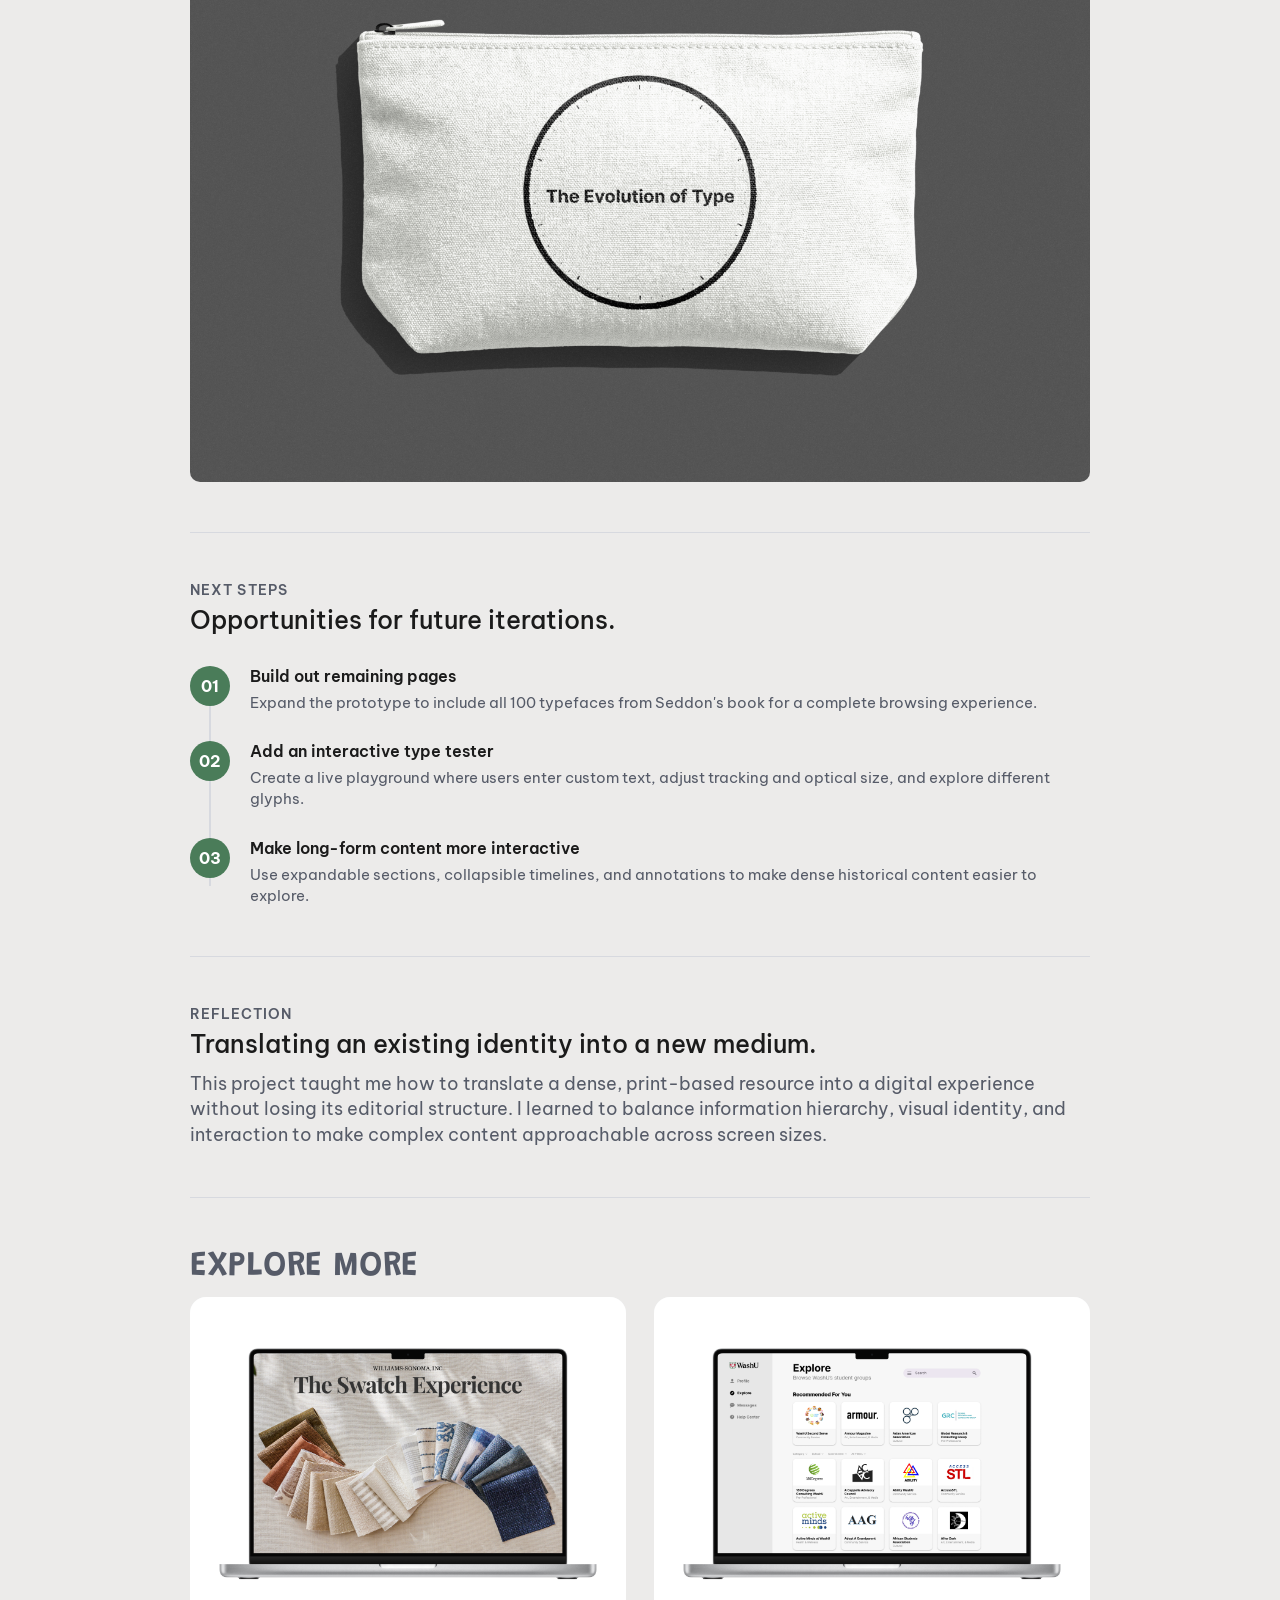
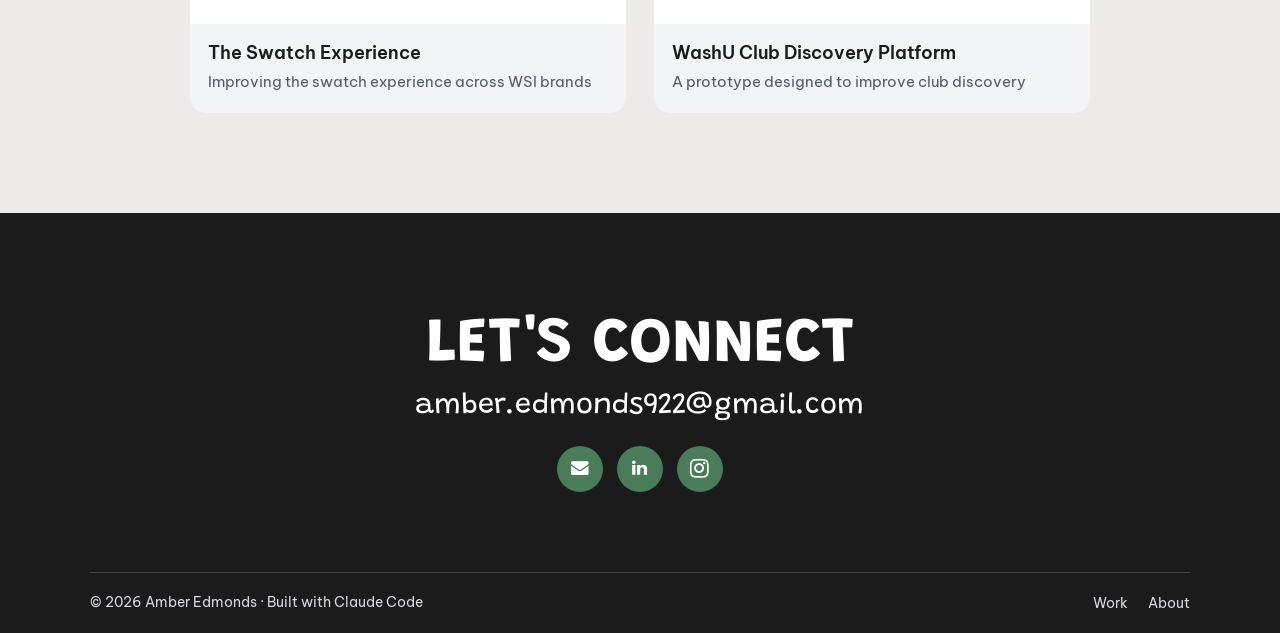
<file: type.html>
<!DOCTYPE html>
<html lang="en">
<head>
    <meta charset="UTF-8">
    <meta name="viewport" content="width=device-width, initial-scale=1.0">
    <title>The Evolution of Type Website | Amber Edmonds</title>
    <link rel="icon" type="image/png" href="assets/favicon.png">
    <link rel="stylesheet" href="styles.css">
    <link rel="stylesheet" href="https://cdnjs.cloudflare.com/ajax/libs/font-awesome/4.7.0/css/font-awesome.min.css">

    <link rel="preconnect" href="https://fonts.googleapis.com">
    <link rel="preconnect" href="https://fonts.gstatic.com" crossorigin>
    <link href="https://fonts.googleapis.com/css2?family=Be+Vietnam+Pro:ital,wght@0,100;0,200;0,300;0,400;0,500;0,600;0,700;0,800;0,900;1,100;1,200;1,300;1,400;1,500;1,600;1,700;1,800;1,900" rel="stylesheet">
    <link href="https://fonts.googleapis.com/css2?family=Grandstander:ital,wght@0,100..900;1,100..900&display=swap" rel="stylesheet">
    <script async src="https://www.googletagmanager.com/gtag/js?id=G-XXXXXXXXXX"></script>
    <script>
      window.dataLayer = window.dataLayer || [];
      function gtag(){dataLayer.push(arguments);}
      gtag('js', new Date());
      gtag('config', 'G-XXXXXXXXXX');
    </script>
</head>
<body>

    <header>
        <div class="top-nav">
            <a class="top-nav-center" href="index.html#home">Amber Edmonds</a>
            <div class="top-nav-menu">
                <nav class="top-nav-left">
                <a href="index.html#work">Work</a>
                <a href="about.html">About</a>
                </nav>
            </div>
            <button class="nav-toggle" type="button" aria-expanded="false" aria-label="Toggle navigation menu">
                <span></span>
                <span></span>
                <span></span>
            </button>
        </div>
    </header>

    <main class="project-case-study project-case-study--light">
        <div class="project-case-wrap project-case-wrap--stacked project-case-wrap--with-toc">
            <div class="project-toc-rail">
                <nav class="project-toc" aria-label="Case study sections">
                    <p class="project-toc-label">Contents</p>
                    <a href="#challenge">Challenge</a>
                    <a href="#process">Process</a>
                    <a href="#solution">Prototype</a>
                    <a href="#brand-extension">Brand Extension</a>
                    <a href="#next-steps">Next Steps</a>
                    <a href="#reflection">Reflection</a>
                    <a href="#see-next">Explore More</a>
                </nav>
            </div>

            <div class="project-main">
                <aside class="project-case-left">
                    <nav class="project-breadcrumb" aria-label="Breadcrumb">
                        <a href="index.html#work">
                            <svg width="14" height="14" viewBox="0 0 24 24" fill="none" stroke="currentColor" stroke-width="2.5" stroke-linecap="round" stroke-linejoin="round">
                                <polyline points="15 18 9 12 15 6"></polyline>
                            </svg>
                            <span class="project-breadcrumb-label">Case Studies</span>
                        </a>
                        <span>/</span>
                        <span class="project-breadcrumb-current">The Evolution of Type Website</span>
                    </nav>

                    <figure class="project-visual-card">
                        <img src="assets/type/hero.jpg" alt="The Evolution of Type website homepage">
                    </figure>

                    <div class="project-overview">
                        <div class="project-overview-main">
                            <p class="project-case-kicker">Web & Visual Design</p>
                            <h1>The Evolution of Type Website</h1>

                            <p class="project-case-intro">I designed an interactive web experience based on Tony Seddon's <em>The Evolution of Type: A Graphic Guide to 100 Landmark Typefaces</em>. I translated the book's content and visual identity into a format built for browsing, exploring, and learning about typography.</p>

                            <div class="project-cta-group">
                                <a class="project-prototype-link project-prototype-link--primary" href="https://www.figma.com/proto/PxoVPCg0N0cQNtAaWkCeat/Project-2--Book-to-Website?node-id=252-4483&t=Bo1eQtpNsghKpFbE-1&starting-point-node-id=198%3A2078" target="_blank" rel="noopener noreferrer">View Final Prototype</a>
                                <a class="project-prototype-link" href="#solution">Jump to Prototype ↓</a>
                            </div>
                        </div>

                        <div class="project-overview-side">
                            <div class="project-meta-grid project-meta-grid--stacked">
                                <article>
                                    <h3>Role</h3>
                                    <p>Visual & Web Designer</p>
                                </article>
                                <article>
                                    <h3>Timeline</h3>
                                    <p>Oct - Nov 2024 (6 Weeks)</p>
                                </article>
                                <article>
                                    <h3>Tools</h3>
                                    <p>Figma</p>
                                </article>
                            </div>

                            <div class="project-skills">
                                <h3>Skills</h3>
                                <div class="tag-list">
                                    <span class="tag">Design Systems</span>
                                    <span class="tag">Info Architecture</span>
                                    <span class="tag">Interaction Design</span>
                                    <span class="tag">Prototyping</span>
                                    <span class="tag">Responsive Design</span>
                                    <span class="tag">Brand Identity</span>
                                </div>
                            </div>
                        </div>
                    </div>
                </aside>

            <hr class="project-divider">

            <div class="project-content">
                <h2 id="challenge">Challenge</h2>
                <h3>Translating long-form content into an interactive, web experience.</h3>

                <p><em>The Evolution of Type</em> presents 100 landmark typefaces through a structured, chronological format. My challenge was to preserve its depth and visual identity while making the content easier to explore online.</p>

                <hr class="project-divider">

                <h2 id="process">Process</h2>
                <h3>From book concept to responsive prototype.</h3>

                <div class="process-table-wrap">
                    <table class="process-table">
                        <thead>
                            <tr>
                                <th>Phase</th>
                                <th>Milestone Artifact</th>
                                <th>Key Focus</th>
                                <th>Link</th>
                            </tr>
                        </thead>
                        <tbody>
                            <tr>
                                <td><span class="process-table-num">01</span>Strategy</td>
                                <td>Content Audit</td>
                                <td>Defined info architecture and key features</td>
                                <td><a href="https://www.figma.com/deck/pAhW7apdJ8QvDANBCz6TOV/Book-to-Website--Milestone-1?node-id=4001-39&t=iJDbifr3o5JpAnbK-1" target="_blank" rel="noopener">View Slide Deck ↗</a></td>
                            </tr>
                            <tr>
                                <td><span class="process-table-num">02</span>Concept</td>
                                <td>Visual Directions</td>
                                <td>Explored visual systems and layouts</td>
                                <td><a href="https://www.figma.com/design/PxoVPCg0N0cQNtAaWkCeat/Project-2--Book-to-Website?node-id=0-1&p=f&t=Bo1eQtpNsghKpFbE-0" target="_blank" rel="noopener">View Directions ↗</a></td>
                            </tr>
                            <tr>
                                <td><span class="process-table-num">03</span>Iteration</td>
                                <td>Core Page Designs</td>
                                <td>Refined structure and selected a direction</td>
                                <td><a href="https://www.figma.com/design/PxoVPCg0N0cQNtAaWkCeat/Project-2--Book-to-Website?node-id=54-262&p=f&t=Bo1eQtpNsghKpFbE-0" target="_blank" rel="noopener">View Flows ↗</a></td>
                            </tr>
                            <tr>
                                <td><span class="process-table-num">04</span>Prototype</td>
                                <td>High-Fidelity Figma</td>
                                <td>Built user flows and interactive components</td>
                                <td><a href="https://www.figma.com/design/PxoVPCg0N0cQNtAaWkCeat/Project-2--Book-to-Website?node-id=54-1330&t=fefzAlodiwW1TeoQ-1" target="_blank" rel="noopener">View Prototype ↗</a></td>
                            </tr>
                            <tr>
                                <td><span class="process-table-num">05</span>Extension</td>
                                <td>Physical Merchandise</td>
                                <td>Extended visual identity beyond the screen</td>
                                <td><a href="https://www.figma.com/design/PxoVPCg0N0cQNtAaWkCeat/Project-2--Book-to-Website?node-id=359-3176&p=f&t=bhFX56o8e4ycSqG1-0" target="_blank" rel="noopener">View Mockup ↗</a></td>
                            </tr>
                        </tbody>
                    </table>
                </div>

                <hr class="project-divider">

                <h2 id="solution">Prototype</h2>
                <h3>Bringing the book's structure to life for the web.</h3>

                <p>I built a prototype focused on chronological exploration, in-depth typeface profiles, and intuitive browsing. <em>Note: Due to timeline constraints, the prototype focuses on a curated selection of typefaces.</em></p>

                <div class="recommendation-grid">
                    <div class="recommendation-card">
                        <span class="recommendation-num next-steps-marker">01</span>
                        <div class="recommendation-body">
                            <h4>Chronological Timeline</h4>
                            <p>Organizes the collection by book chapter and historical era, with context for each landmark typeface.</p>
                        </div>
                        <figure class="project-visual-card project-visual-card--framed recommendation-media">
                            <div class="crop-bottom-2">
                                <video autoplay loop muted playsinline>
                                    <source src="assets/type/timeline.mp4" type="video/mp4">
                                    Your browser does not support the video tag.
                                </video>
                            </div>
                        </figure>
                    </div>

                    <div class="recommendation-card">
                        <span class="recommendation-num next-steps-marker">02</span>
                        <div class="recommendation-body">
                            <h4>Interactive Typeface Profiles</h4>
                            <p>Brings each typeface to life with historical context, visual examples, and hover states highlighting key traits.</p>
                        </div>
                        <figure class="project-visual-card project-visual-card--framed recommendation-media">
                            <div class="crop-bottom-2">
                                <video autoplay loop muted playsinline>
                                    <source src="assets/type/profile.mp4" type="video/mp4">
                                    Your browser does not support the video tag.
                                </video>
                            </div>
                        </figure>
                    </div>

                    <div class="recommendation-card">
                        <span class="recommendation-num next-steps-marker">03</span>
                        <div class="recommendation-body">
                            <h4>Comprehensive Type Index</h4>
                            <p>Provides a complete catalog of all 100 typefaces, organized by chapter and timeline for quick browsing.</p>
                        </div>
                        <figure class="project-visual-card project-visual-card--framed recommendation-media">
                            <div class="crop-bottom-2">
                                <video autoplay loop muted playsinline>
                                    <source src="assets/type/index.mp4" type="video/mp4">
                                    Your browser does not support the video tag.
                                </video>
                            </div>
                        </figure>
                    </div>

                    <div class="recommendation-card">
                        <span class="recommendation-num next-steps-marker">04</span>
                        <div class="recommendation-body">
                            <h4>Type Guide & Visual Glossary</h4>
                            <p>Explains type classifications and key terminology, with links to related typeface profiles for deeper exploration.</p>
                        </div>
                        <figure class="project-visual-card project-visual-card--framed recommendation-media">
                            <div class="crop-bottom-2">
                                <video autoplay loop muted playsinline>
                                    <source src="assets/type/guide.mp4" type="video/mp4">
                                    Your browser does not support the video tag.
                                </video>
                            </div>
                        </figure>
                    </div>
                </div>

                <hr class="project-divider">

                <h2 id="brand-extension">Brand Extension</h2>
                <h3>Extending the visual identity beyond the screen.</h3>

                <p>I adapted the circular emblem and minimalist typography into a custom canvas pencil pouch for design students and typography enthusiasts. The concept extends the website's visual language and editorial style into a physical product.</p>

                <figure class="project-visual-card project-visual-card--tight-bottom">
                    <img src="assets/type/physical-item.png" alt="Mockup of a canvas pencil pouch with the Evolution of Type logo printed on it">
                </figure>

                <hr class="project-divider">

                <h2 id="next-steps">Next Steps</h2>
                <h3>Opportunities for future iterations.</h3>

                <div class="next-steps-timeline">
                    <div class="next-steps-step">
                        <div class="next-steps-marker">01</div>
                        <div class="next-steps-card">
                            <h4>Build out remaining pages</h4>
                            <p>Expand the prototype to include all 100 typefaces from Seddon's book for a complete browsing experience.</p>
                        </div>
                    </div>

                    <div class="next-steps-step">
                        <div class="next-steps-marker">02</div>
                        <div class="next-steps-card">
                            <h4>Add an interactive type tester</h4>
                            <p>Create a live playground where users enter custom text, adjust tracking and optical size, and explore different glyphs.</p>
                        </div>
                    </div>

                    <div class="next-steps-step">
                        <div class="next-steps-marker">03</div>
                        <div class="next-steps-card">
                            <h4>Make long-form content more interactive</h4>
                            <p>Use expandable sections, collapsible timelines, and annotations to make dense historical content easier to explore.</p>
                        </div>
                    </div>
                </div>

                <hr class="project-divider">

                <h2 id="reflection">Reflection</h2>
                <h3>Translating an existing identity into a new medium.</h3>
                <p>This project taught me how to translate a dense, print-based resource into a digital experience without losing its editorial structure. I learned to balance information hierarchy, visual identity, and interaction to make complex content approachable across screen sizes.</p>
            </div>

            <section class="next-projects">
                <div class="next-projects-wrap">
                    <h2 id="see-next">Explore More</h2>
                    <div class="next-projects-grid">
                        <a class="card-link next-project-card" href="wsi.html">
                            <img class="next-project-img" src="assets/thumbnails/wsi-cover.jpg" alt="Williams-Sonoma, Inc. fabric swatch experience cover image">
                            <div class="next-project-body">
                                <h3 class="header">The Swatch Experience</h3>
                                <p class="next-project-desc">Improving the swatch experience across WSI brands</p>
                            </div>
                        </a>

                        <a class="card-link next-project-card" href="club-discovery.html">
                            <img class="next-project-img" src="assets/thumbnails/platform-cover.jpg" alt="Club Discovery platform interface displayed on a laptop screen">
                            <div class="next-project-body">
                                <h3 class="header">WashU Club Discovery Platform</h3>
                                <p class="next-project-desc">A prototype designed to improve club discovery</p>
                            </div>
                        </a>
                    </div>
                </div>
            </section>
            </div>
        </div>
    </main>

    <footer class="site-footer" id="contact">
        <div class="contents footer-contents">
            <h2 class="footer-heading">Let's Connect</h2>
            <span class="footer-email">amber.edmonds922@gmail.com</span>
            <div class="footer-social">
                <a class="footer-social-btn" href="mailto:amber.edmonds922@gmail.com" aria-label="Email">
                    <i class="fa fa-envelope" aria-hidden="true"></i>
                </a>
                <a class="footer-social-btn" href="https://www.linkedin.com/in/ambermedmonds/" target="_blank" rel="noopener noreferrer" aria-label="LinkedIn">
                    <i class="fa fa-linkedin" aria-hidden="true"></i>
                </a>
                <a class="footer-social-btn" href="https://www.instagram.com/ambermedmonds/" target="_blank" rel="noopener noreferrer" aria-label="Instagram">
                    <i class="fa fa-instagram" aria-hidden="true"></i>
                </a>
            </div>
        </div>
        <div class="contents footer-bottom">
            <p class="footer-copyright">&copy; 2026 Amber Edmonds &middot; Built with Claude Code</p>
            <nav class="footer-nav" aria-label="Footer navigation">
            <a href="index.html#work">Work</a>
            <a href="about.html">About</a>
            </nav>
        </div>
    </footer>
    <script src="script.js"></script>

</body>
</html>
</file>
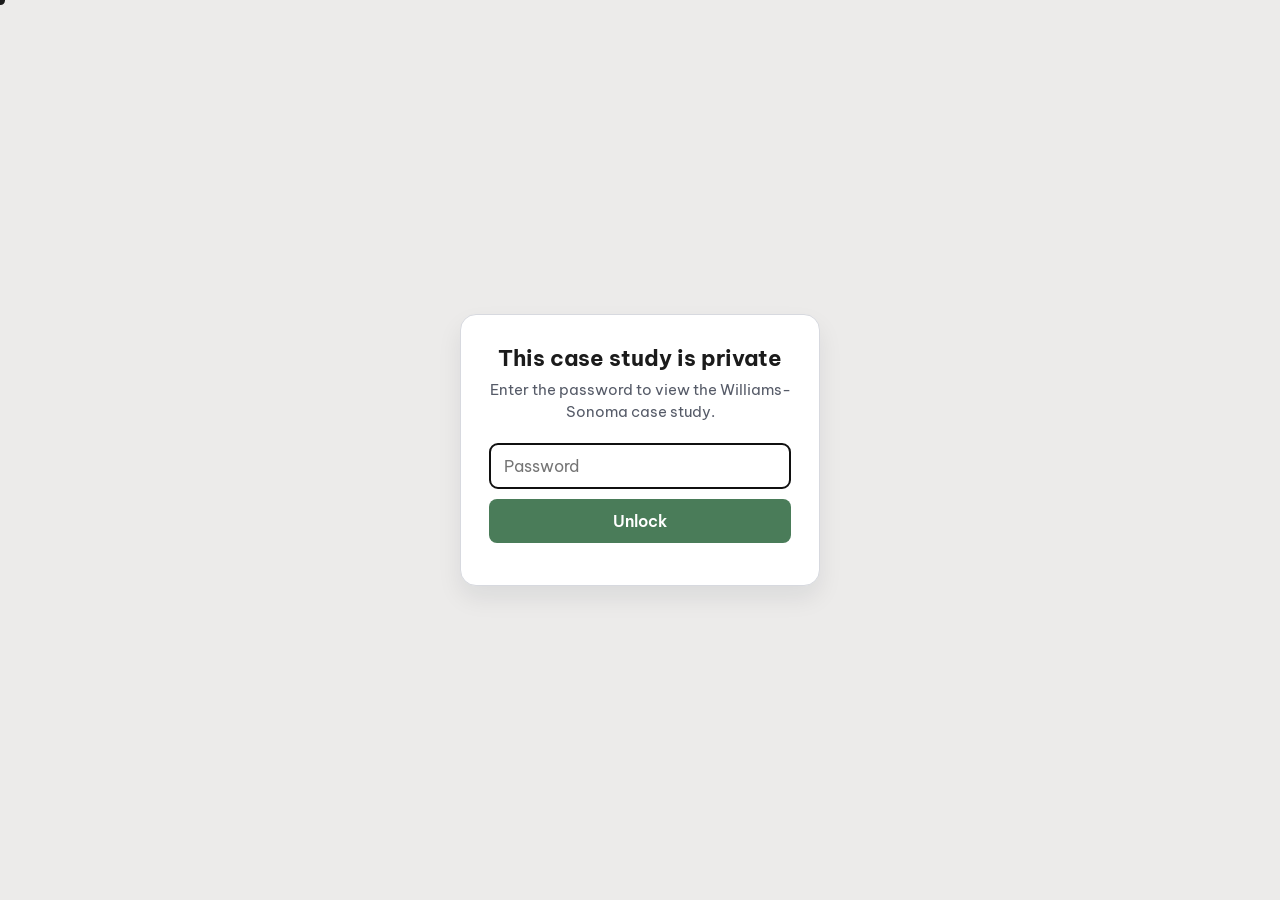
<file: wsi.html>
<!DOCTYPE html>
<html lang="en">
<head>
    <meta charset="UTF-8">
    <meta name="viewport" content="width=device-width, initial-scale=1.0">
    <title>Williams-Sonoma: The Swatch Experience | Amber Edmonds</title>
    <link rel="icon" type="image/png" href="assets/favicon.png">
    <link rel="stylesheet" href="styles.css">
    <link rel="stylesheet" href="https://cdnjs.cloudflare.com/ajax/libs/font-awesome/4.7.0/css/font-awesome.min.css">

    <link rel="preconnect" href="https://fonts.googleapis.com">
    <link rel="preconnect" href="https://fonts.gstatic.com" crossorigin>
    <link href="https://fonts.googleapis.com/css2?family=Be+Vietnam+Pro:ital,wght@0,100;0,200;0,300;0,400;0,500;0,600;0,700;0,800;0,900;1,100;1,200;1,300;1,400;1,500;1,600;1,700;1,800;1,900" rel="stylesheet">
    <link href="https://fonts.googleapis.com/css2?family=Grandstander:ital,wght@0,100..900;1,100..900&display=swap" rel="stylesheet">
    <script async src="https://www.googletagmanager.com/gtag/js?id=G-XXXXXXXXXX"></script>
    <script>
      window.dataLayer = window.dataLayer || [];
      function gtag(){dataLayer.push(arguments);}
      gtag('js', new Date());
      gtag('config', 'G-XXXXXXXXXX');
    </script>
    <style>
        body.page-locked > *:not(.password-gate):not(.cursor-dot):not(.cursor-trail-dot):not(.card-cursor) {
            display: none !important;
        }

        .password-gate {
            position: fixed;
            inset: 0;
            z-index: 9999;
            display: flex;
            align-items: center;
            justify-content: center;
            padding: 24px;
            background-color: var(--color-page, #ECEBEA);
            font-family: "Be Vietnam Pro", sans-serif;
        }

        .password-gate[hidden] {
            display: none;
        }

        .password-gate-card {
            width: 100%;
            max-width: 360px;
            padding: 32px 28px;
            border-radius: 16px;
            background-color: #ffffff;
            border: 1px solid var(--color-border, #d7d9df);
            box-shadow: 0 12px 24px rgba(15, 23, 42, 0.08);
            text-align: center;
        }

        .password-gate-card h1 {
            font-family: "Be Vietnam Pro", sans-serif;
            text-transform: none;
            font-size: 1.4rem;
            margin-bottom: 8px;
        }

        .password-gate-card p {
            margin-bottom: 20px;
            font-size: 0.95rem;
        }

        .password-gate-form {
            display: flex;
            flex-direction: column;
            gap: 0px;
        }

        .password-gate-input {
            padding: 12px 14px;
            border-radius: 8px;
            border: 1px solid var(--color-border, #d7d9df);
            font-size: 1rem;
            font-family: inherit;
        }

        .password-gate-submit {
            margin: 10px 0;
            padding: 12px 14px;
            border-radius: 8px;
            border: 0;
            background-color: var(--color-accent, #4A7C59);
            color: #ffffff;
            font-size: 1rem;
            font-weight: 600;
            cursor: pointer;
        }

        .password-gate-error {
            margin-top: 0;
            margin-bottom: 0;
            color: #b3261e;
            font-size: 0.85rem;
            min-height: 0;
        }

        .password-gate-error:empty {
            display: none;
        }
    </style>
</head>
<body class="page-locked">

    <div class="password-gate" id="password-gate">
        <div class="password-gate-card">
            <h1>This case study is private</h1>
            <p>Enter the password to view the Williams-Sonoma case study.</p>
            <form class="password-gate-form" id="password-gate-form">
                <input class="password-gate-input" type="password" id="password-gate-input" placeholder="Password" autocomplete="off" autofocus>
                <button class="password-gate-submit" type="submit">Unlock</button>
                <p class="password-gate-error" id="password-gate-error"></p>
            </form>
        </div>
    </div>

    <script>
        (function () {
            var CORRECT_HASH = "8f3d3ed96cbd56fbd21823766243594045200ce05a22408b03f4e2a46ece12f7";
            var STORAGE_KEY = "wsi-case-study-unlocked";

            function sha256Hex(text) {
                var data = new TextEncoder().encode(text);
                return crypto.subtle.digest("SHA-256", data).then(function (buf) {
                    return Array.from(new Uint8Array(buf))
                        .map(function (b) { return b.toString(16).padStart(2, "0"); })
                        .join("");
                });
            }

            function unlock(remember) {
                document.body.classList.remove("page-locked");
                document.getElementById("password-gate").setAttribute("hidden", "");
                window.dispatchEvent(new Event("resize"));
                if (remember) {
                    localStorage.setItem(STORAGE_KEY, "true");
                }
            }

            if (localStorage.getItem(STORAGE_KEY) === "true") {
                unlock(false);
            }

            document.getElementById("password-gate-form").addEventListener("submit", function (e) {
                e.preventDefault();
                var input = document.getElementById("password-gate-input");
                var errorEl = document.getElementById("password-gate-error");
                sha256Hex(input.value).then(function (hash) {
                    if (hash === CORRECT_HASH) {
                        unlock(true);
                    } else {
                        errorEl.textContent = "Incorrect password. Please try again.";
                        input.value = "";
                        input.focus();
                    }
                });
            });
        })();
    </script>

    <script>
        (function () {
            document.addEventListener("DOMContentLoaded", function () {
                var blurEls = document.querySelectorAll(".nda-blur");
                blurEls.forEach(function (el) {
                    el.addEventListener("click", function (e) {
                        if (!el.classList.contains("nda-active")) {
                            e.preventDefault();
                            blurEls.forEach(function (other) {
                                if (other !== el) other.classList.remove("nda-active");
                            });
                            el.classList.add("nda-active");
                        }
                    });
                });

                document.addEventListener("click", function (e) {
                    blurEls.forEach(function (el) {
                        if (!el.contains(e.target)) {
                            el.classList.remove("nda-active");
                        }
                    });
                });
            });
        })();
    </script>

    <header>
        <div class="top-nav">
            <a class="top-nav-center" href="index.html#home">Amber Edmonds</a>
            <div class="top-nav-menu">
                <nav class="top-nav-left">
                <a href="index.html#work">Work</a>
                <a href="about.html">About</a>
                </nav>
            </div>
            <button class="nav-toggle" type="button" aria-expanded="false" aria-label="Toggle navigation menu">
                <span></span>
                <span></span>
                <span></span>
            </button>
        </div>
    </header>

    <main class="project-case-study project-case-study--light">
        <div class="project-case-wrap project-case-wrap--stacked project-case-wrap--with-toc">
            <div class="project-toc-rail">
                <nav class="project-toc" aria-label="Case study sections">
                    <p class="project-toc-label">Contents</p>
                    <a href="#context">Context</a>
                    <a href="#research">Research</a>
                    <a href="#recommendations">Recommendations</a>
                    <a href="#next-steps">Next Steps</a>
                    <a href="#reflection">Reflection</a>
                    <a href="#see-next">Explore More</a>
                </nav>
            </div>

            <div class="project-main">
                <aside class="project-case-left">
                    <nav class="project-breadcrumb" aria-label="Breadcrumb">
                        <a href="index.html#work">
                            <svg width="14" height="14" viewBox="0 0 24 24" fill="none" stroke="currentColor" stroke-width="2.5" stroke-linecap="round" stroke-linejoin="round">
                                <polyline points="15 18 9 12 15 6"></polyline>
                            </svg>
                            <span class="project-breadcrumb-label">Case Studies</span>
                        </a>
                        <span>/</span>
                        <span class="project-breadcrumb-current">The Swatch Experience</span>
                    </nav>

                    <figure class="project-visual-card">
                        <img src="assets/thumbnails/wsi-cover.jpg" alt="Williams-Sonoma, Inc. fabric swatch experience placeholder cover image">
                    </figure>

                    <div class="project-overview">
                        <div class="project-overview-main">
                            <p class="project-case-kicker">Product Strategy</p>
                            <h1>The Swatch Experience</h1>

                            <p class="project-case-intro">Fabric swatches help customers feel confident when purchasing furniture online, but the experience across Williams-Sonoma, Inc. brands lacked a clear path from exploring fabrics to taking the next step toward purchase. As a Tech PM Intern, I explored the end-to-end swatch journey to uncover customer friction and identify opportunities to create a more connected experience.</p>

                            <div class="project-cta-group">
                                <!-- <a class="project-prototype-link project-prototype-link--primary" href="https://www.figma.com/deck/G7GWEwBEVTDn58kgoauCgD/WSI-Intern-Project?node-id=13-540&t=i2TdanxtzInulWdD-1" target="_blank" rel="noopener noreferrer">View Slide Deck</a> -->
                                <a class="project-prototype-link" href="#recommendations">Jump to Recommendations ↓</a>
                            </div>
                        </div>

                        <div class="project-overview-side">
                            <div class="project-meta-grid project-meta-grid--stacked">
                                <article>
                                    <h3>Role</h3>
                                    <p>Tech PM Intern</p>
                                </article>
                                <article>
                                    <h3>Timeline</h3>
                                    <p>Jun - Aug 2025 <br>
                                    (8 weeks)</p>
                                </article>
                                <article>
                                    <h3>Tools</h3>
                                    <p>Figma, FigJam</p>
                                </article>
                            </div>

                            <div class="project-skills">
                                <h3>Skills</h3>
                                <div class="tag-list">
                                    <span class="tag">Product Discovery</span>
                                    <span class="tag">Customer Research</span>
                                    <span class="tag">Competitive Analysis</span>
                                </div>
                            </div>
                        </div>
                    </div>
                </aside>

            <hr class="project-divider">

            <div class="project-content">
                <h2 id="context">Context</h2>
                <h3>Swatches are a key moment in the purchase journey.</h3>

                <p>When shopping for furniture, customers often order fabric swatches to see and feel materials before making a purchase. This touchpoint can influence confidence, conversion, and engagement with a Design Crew expert. My goal was to identify opportunities to improve the swatch experience across Williams-Sonoma, Inc. brands.</p>

                <figure class="project-visual-card project-visual-card--framed">
                    <img src="assets/wsi/context.jpg" alt="A diagram showing the friction points across the customer journey">
                </figure>

                <hr class="project-divider">

                <h2 id="research">Research</h2>
                <h3>Mapping the journey from browsing to post-swatch engagement.</h3>
                <p>I talked with 45+ stakeholders across product, UX, engineering, retail, fulfillment, marketing, and creative to hear different perspectives on the swatch experience. These conversations also gave me access to internal research, customer data, and other resources that helped shape my analysis. Additionally, I conducted competitive audits by reviewing other websites and ordering swatches to evaluate the fulfillment and post-swatch experience firsthand. I synthesized my findings into three areas of friction: site experience, fulfillment, and e-marketing.</p>

                <figure class="project-visual-card project-visual-card--framed">
                    <img src="assets/wsi/friction-points.jpg" alt="A diagram showing the friction points across the customer journey">
                </figure>

                <p>I prioritized opportunities based on customer impact, feasibility, and timeline, focusing on high-impact wins that could realistically be explored within the project scope. Opportunities shown in gray were deprioritized due to technical complexity or reliance on external partners.</p>

                <figure class="project-visual-card project-visual-card--framed">
                    <img src="assets/wsi/potential-outcomes.jpg" alt="A diagram showing the potential outcomes of improving the swatch experience">
                </figure>

                <hr class="project-divider">

                <h2 id="recommendations">Recommendations</h2>
                <h3>Three opportunities to enhance the swatch experience.</h3>
                
                <div class="recommendation-grid">
                    <div class="recommendation-card">
                        <span class="recommendation-num next-steps-marker">01</span>
                        <div class="recommendation-body">
                            <h4>Help customers choose the right fabric.</h4>
                            <p>Clarify unfamiliar fabric terms and help customers narrow options based on preferences and lifestyle.</p>
                        </div>
                        
                        <div class="recommendation-img-grid">
                            <div class="recommendation-img-crop nda-blur" tabindex="0">
                                <img src="assets/wsi/wsi-educate.jpg" alt="Fabric education concept for helping customers choose the right fabric">
                                <div class="nda-overlay"><a href="mailto:amber.edmonds922@gmail.com?subject=Request%3A%20Williams-Sonoma%20Case%20Study%20Access">Request full access</a></div>
                            </div>
                            <div class="recommendation-img-crop nda-blur" tabindex="0">
                                <img src="assets/wsi/wsi-advisor.jpg" alt="Fabric advisor concept for helping customers choose the right fabric">
                                <div class="nda-overlay"><a href="mailto:amber.edmonds922@gmail.com?subject=Request%3A%20Williams-Sonoma%20Case%20Study%20Access">Request full access</a></div>
                            </div>
                        </div>
                    </div>

                    <div class="recommendation-card">
                        <span class="recommendation-num next-steps-marker">02</span>
                        <div class="recommendation-body">
                            <h4>Elevate the swatch delivery experience.</h4>
                            <p>Add a branded postcard with a QR code to connect the physical experience with Design Crew services.</p>
                        </div>
                        <div class="recommendation-img-wrap nda-blur" tabindex="0">
                            <img class="recommendation-img" src="assets/wsi/wsi-postcards.jpg" alt="Branded swatch postcard concept">
                            <div class="nda-overlay"><a href="mailto:amber.edmonds922@gmail.com?subject=Request%3A%20Williams-Sonoma%20Case%20Study%20Access">Request full access</a></div>
                        </div>
                    </div>

                    <div class="recommendation-card">
                        <span class="recommendation-num next-steps-marker">03</span>
                        <div class="recommendation-body">
                            <h4>Keep customers engaged after delivery.</h4>
                            <p>Use more targeted outreach to help customers take the next step and connect with a designer.</p>
                        </div>
                        
                        <div class="recommendation-img-grid">
                            <div class="recommendation-img-crop"><img src="assets/wsi/wsi-inbox.jpg" alt="Inbox concept for connecting customers with a designer"></div>
                            <div class="recommendation-img-crop"><img src="assets/wsi/wsi-email.jpg" alt="Email outreach concept for connecting customers with a designer"></div>
                        </div>
                    </div>
                </div>

                <hr class="project-divider">

                <h2 id="next-steps">Next Steps</h2>
                <h3>Test the ideas, learn what works, and scale from there.</h3>

                <div class="next-steps-timeline">
                    <div class="next-steps-step">
                        <div class="next-steps-marker">01</div>
                        <div class="next-steps-card">
                            <h4>Fabric education</h4>
                            <p>Test different approaches to see which best helps customers understand and compare fabrics.</p>
                        </div>
                    </div>

                    <div class="next-steps-step">
                        <div class="next-steps-marker">02</div>
                        <div class="next-steps-card">
                            <h4>Swatch postcard</h4>
                            <p>Pilot the postcard and measure QR engagement, Design Crew appointments, and ROI.</p>
                        </div>
                    </div>

                    <div class="next-steps-step">
                        <div class="next-steps-marker">03</div>
                        <div class="next-steps-card">
                            <h4>Designer outreach</h4>
                            <p>Get feedback from designers and pilot a more structured clienteling workflow.</p>
                        </div>
                    </div>
                </div>

                <hr class="project-divider">

                <h2 id="reflection">Reflection</h2>
                <h3>Turning ambiguity into an actionable product roadmap.</h3>
                <p>This project taught me how to navigate an open-ended problem, balance customer impacts with feasibility, and turn research into clear product decisions. It strengthened how I approach ambiguity: understand the problem first, prioritize what matters most, and leave with actionable next steps.</p>
            </div>

            <section class="next-projects">
                <div class="next-projects-wrap">
                    <h2 id="see-next">Explore More</h2>
                    <div class="next-projects-grid">
                        <a class="card-link next-project-card" href="club-discovery.html">
                            <img class="next-project-img" src="assets/thumbnails/platform-cover.jpg" alt="Club Discovery platform interface displayed on a laptop screen">
                            <div class="next-project-body">
                                <h3 class="header">WashU Club Discovery Platform</h3>
                                <p class="next-project-desc">A prototype designed to improve club discovery</p>
                            </div>
                        </a>

                        <a class="card-link next-project-card" href="type.html">
                            <img class="next-project-img" src="assets/thumbnails/type-cover.jpg" alt="The Evolution of Type website homepage">
                            <div class="next-project-body">
                                <h3 class="header">The Evolution of Type Website</h3>
                                <p class="next-project-desc">A web project exploring 100 landmark typefaces</p>
                            </div>
                        </a>
                    </div>
                </div>
            </section>
            </div>
        </div>
    </main>

    <footer class="site-footer" id="contact">
        <div class="contents footer-contents">
            <h2 class="footer-heading">Let's Connect</h2>
            <span class="footer-email">amber.edmonds922@gmail.com</span>
            <div class="footer-social">
                <a class="footer-social-btn" href="mailto:amber.edmonds922@gmail.com" aria-label="Email">
                    <i class="fa fa-envelope" aria-hidden="true"></i>
                </a>
                <a class="footer-social-btn" href="https://www.linkedin.com/in/ambermedmonds/" target="_blank" rel="noopener noreferrer" aria-label="LinkedIn">
                    <i class="fa fa-linkedin" aria-hidden="true"></i>
                </a>
                <a class="footer-social-btn" href="https://www.instagram.com/ambermedmonds/" target="_blank" rel="noopener noreferrer" aria-label="Instagram">
                    <i class="fa fa-instagram" aria-hidden="true"></i>
                </a>
            </div>
        </div>
        <div class="contents footer-bottom">
            <p class="footer-copyright">&copy; 2026 Amber Edmonds &middot; Built with Claude Code</p>
            <nav class="footer-nav" aria-label="Footer navigation">
            <a href="index.html#work">Work</a>
            <a href="about.html">About</a>
            </nav>
        </div>
    </footer>
    <script src="script.js"></script>

</body>
</html>
</file>
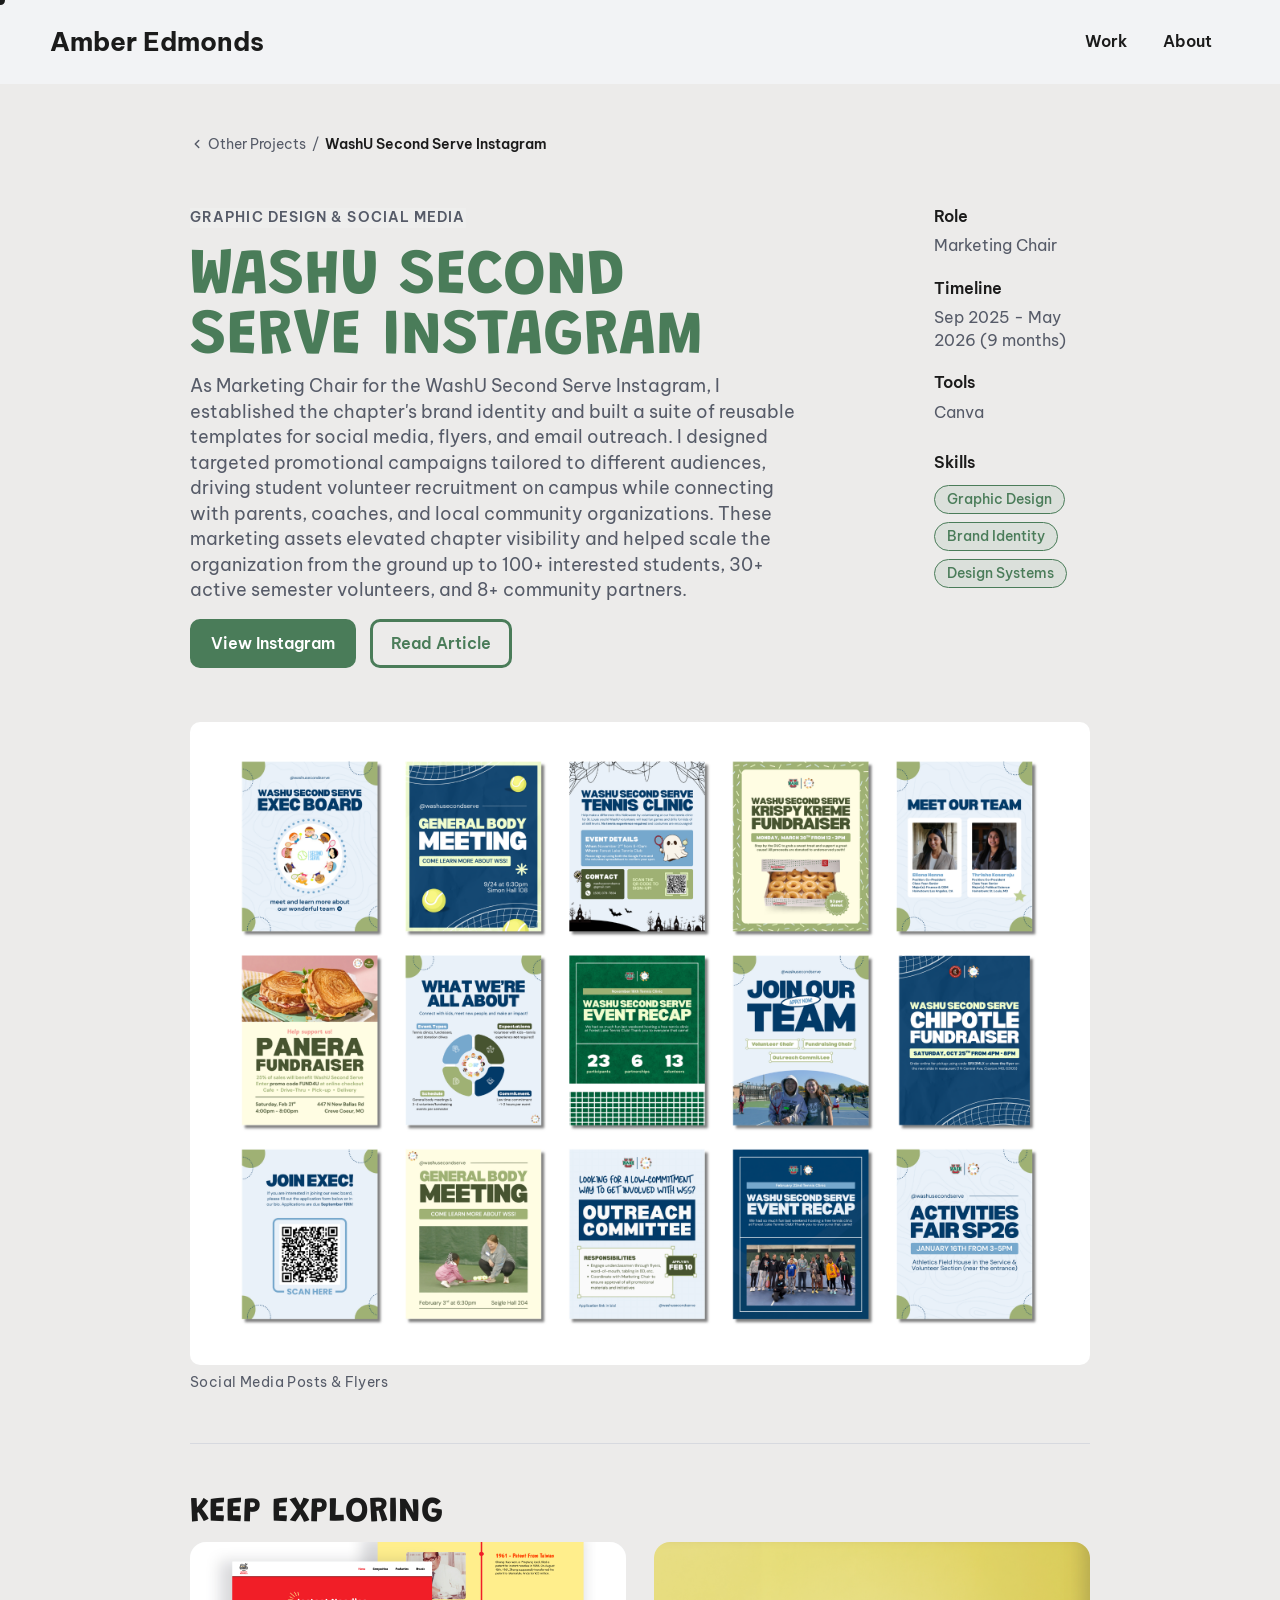
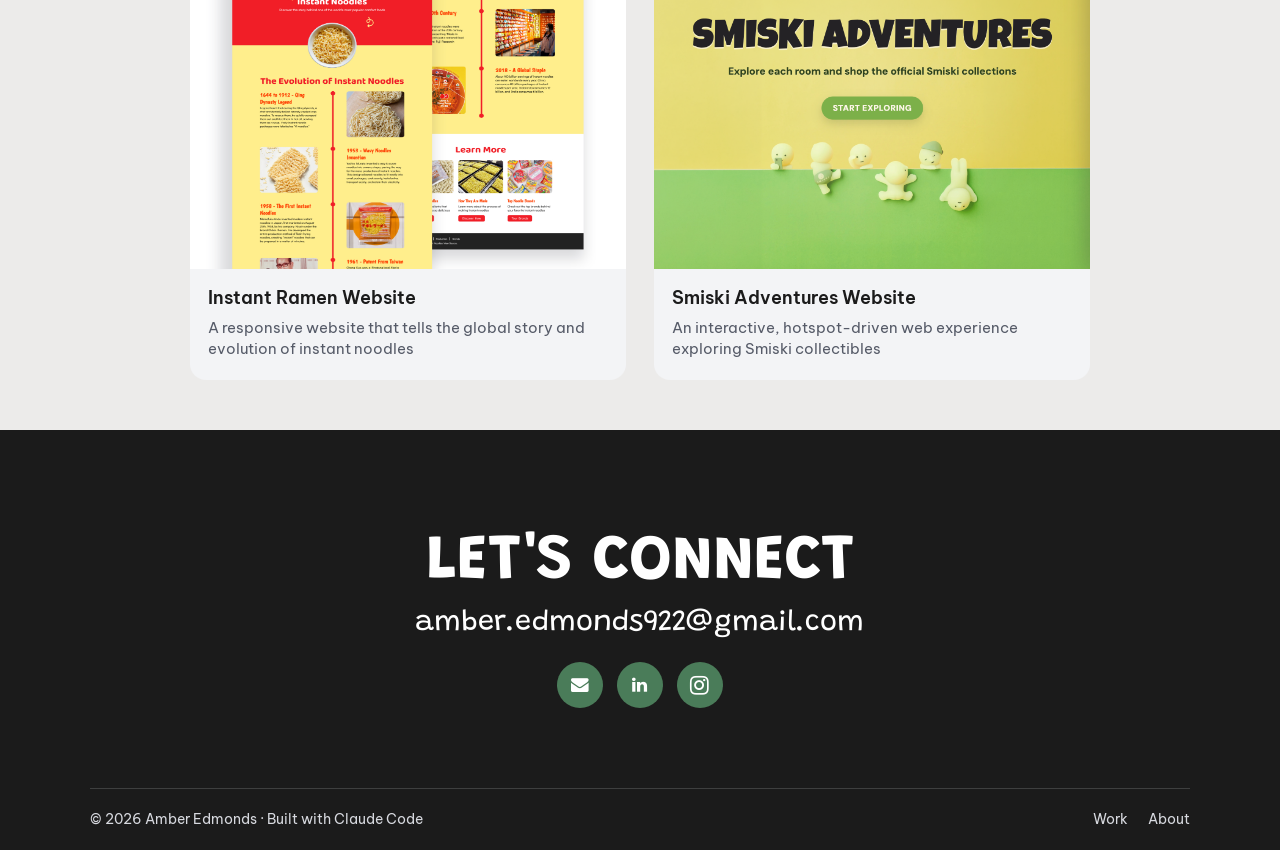
<file: wss.html>
<!DOCTYPE html>
<html lang="en">
<head>
    <meta charset="UTF-8">
    <meta name="viewport" content="width=device-width, initial-scale=1.0">
    <title>WashU Second Serve Instagram | Amber Edmonds</title>
    <link rel="icon" type="image/png" href="assets/favicon.png">
    <link rel="stylesheet" href="styles.css">
    <link rel="stylesheet" href="https://cdnjs.cloudflare.com/ajax/libs/font-awesome/4.7.0/css/font-awesome.min.css">

    <link rel="preconnect" href="https://fonts.googleapis.com">
    <link rel="preconnect" href="https://fonts.gstatic.com" crossorigin>
    <link href="https://fonts.googleapis.com/css2?family=Be+Vietnam+Pro:ital,wght@0,100;0,200;0,300;0,400;0,500;0,600;0,700;0,800;0,900;1,100;1,200;1,300;1,400;1,500;1,600;1,700;1,800;1,900" rel="stylesheet">
    <link href="https://fonts.googleapis.com/css2?family=Grandstander:ital,wght@0,100..900;1,100..900&display=swap" rel="stylesheet">
    <script async src="https://www.googletagmanager.com/gtag/js?id=G-XXXXXXXXXX"></script>
    <script>
      window.dataLayer = window.dataLayer || [];
      function gtag(){dataLayer.push(arguments);}
      gtag('js', new Date());
      gtag('config', 'G-XXXXXXXXXX');
    </script>
</head>
<body>

    <header>
        <div class="top-nav">
            <a class="top-nav-center" href="index.html#home">Amber Edmonds</a>
            <div class="top-nav-menu">
                <nav class="top-nav-left">
                <a href="index.html#work">Work</a>
                <a href="about.html">About</a>
                </nav>
            </div>
            <button class="nav-toggle" type="button" aria-expanded="false" aria-label="Toggle navigation menu">
                <span></span>
                <span></span>
                <span></span>
            </button>
        </div>
    </header>

    <main class="project-case-study project-case-study--light">
        <div class="project-case-wrap project-case-wrap--stacked project-case-wrap--wide-left">
            <aside class="project-case-left">
                <nav class="project-breadcrumb" aria-label="Breadcrumb">
                    <a href="index.html#archive">
                        <svg width="14" height="14" viewBox="0 0 24 24" fill="none" stroke="currentColor" stroke-width="2.5" stroke-linecap="round" stroke-linejoin="round">
                            <polyline points="15 18 9 12 15 6"></polyline>
                        </svg>
                        <span class="project-breadcrumb-label">Other Projects</span>
                    </a>
                    <span>/</span>
                    <span class="project-breadcrumb-current">WashU Second Serve Instagram</span>
                </nav>

                <div class="project-overview">
                    <div class="project-overview-main">
                        <p class="project-case-kicker">Graphic Design & Social Media</p>
                        <h1>WashU Second Serve Instagram</h1>

                        <p class="project-case-intro">As Marketing Chair for the WashU Second Serve Instagram, I established the chapter's brand identity and built a suite of reusable templates for social media, flyers, and email outreach. I designed targeted promotional campaigns tailored to different audiences, driving student volunteer recruitment on campus while connecting with parents, coaches, and local community organizations. These marketing assets elevated chapter visibility and helped scale the organization from the ground up to 100+ interested students, 30+ active semester volunteers, and 8+ community partners.</p>

                        <div class="project-cta-group">
                            <a class="project-prototype-link project-prototype-link--primary" href="https://www.instagram.com/washusecondserve/" target="_blank" rel="noopener noreferrer">View Instagram</a>
                            <a class="project-prototype-link" href="https://washubears.com/news/2025/10/1/womens-tennis-acing-community-impact-washus-trailblazing-second-serve-chapter.aspx" target="_blank" rel="noopener noreferrer">Read Article</a>
                        </div>
                    </div>

                    <div class="project-overview-side">
                        <div class="project-meta-grid project-meta-grid--stacked">
                            <article>
                                <h3>Role</h3>
                                <p>Marketing Chair</p>
                            </article>
                            <article>
                                <h3>Timeline</h3>
                                <p>Sep 2025 - May 2026 (9 months)</p>
                            </article>
                            <article>
                                <h3>Tools</h3>
                                <p>Canva</p>
                            </article>
                        </div>

                        <div class="project-skills">
                            <h3>Skills</h3>
                            <div class="tag-list">
                                <span class="tag">Graphic Design</span>
                                <span class="tag">Brand Identity</span>
                                <span class="tag">Design Systems</span>
                            </div>
                        </div>
                    </div>
                </div>
            </aside>

            <section class="project-case-right" aria-label="WashU Second Serve visuals">
                <figure class="project-visual-card">
                    <img src="assets/wss/posts.png" alt="Collection of posts for a university club featuring blue and green designs, highlighting tennis clinics, volunteer recruitment, and fundraisers">
                    <figcaption>Social Media Posts & Flyers</figcaption>
                </figure>
            </section>
        </div>
    </main>

    <section class="next-projects">
        <div class="next-projects-wrap">
            <h2>Keep Exploring</h2>
            <div class="next-projects-grid">
                <a class="card-link next-project-card" href="ramen-website.html">
                    <img class="next-project-img" src="assets/thumbnails/ramen-cover.jpg" alt="Instant noodles website mockup featuring a hero section and educational content about the history of instant noodles">
                    <div class="next-project-body">
                        <h3 class="header">Instant Ramen Website</h3>
                        <p class="next-project-desc">A responsive website that tells the global story and evolution of instant noodles</p>
                    </div>
                </a>

                <a class="card-link next-project-card" href="smiski.html">
                    <img class="next-project-img" src="assets/thumbnails/smiski-cover.png" alt="Smiski Adventures landing page on a desktop monitor mockup with green and yellow branding">
                    <div class="next-project-body">
                        <h3 class="header">Smiski Adventures Website</h3>
                        <p class="next-project-desc">An interactive, hotspot-driven web experience exploring Smiski collectibles</p>
                    </div>
                </a>
            </div>
        </div>
    </section>

    <footer class="site-footer" id="contact">
        <div class="contents footer-contents">
            <h2 class="footer-heading">Let's Connect</h2>
            <span class="footer-email">amber.edmonds922@gmail.com</span>
            <div class="footer-social">
                <a class="footer-social-btn" href="mailto:amber.edmonds922@gmail.com" aria-label="Email">
                    <i class="fa fa-envelope" aria-hidden="true"></i>
                </a>
                <a class="footer-social-btn" href="https://www.linkedin.com/in/ambermedmonds/" target="_blank" rel="noopener noreferrer" aria-label="LinkedIn">
                    <i class="fa fa-linkedin" aria-hidden="true"></i>
                </a>
                <a class="footer-social-btn" href="https://www.instagram.com/ambermedmonds/" target="_blank" rel="noopener noreferrer" aria-label="Instagram">
                    <i class="fa fa-instagram" aria-hidden="true"></i>
                </a>
            </div>
        </div>
        <div class="contents footer-bottom">
            <p class="footer-copyright">&copy; 2026 Amber Edmonds &middot; Built with Claude Code</p>
            <nav class="footer-nav" aria-label="Footer navigation">
            <a href="index.html#work">Work</a>
            <a href="about.html">About</a>
            </nav>
        </div>
    </footer>
    <script src="script.js"></script>

</body>
</html>
</file>
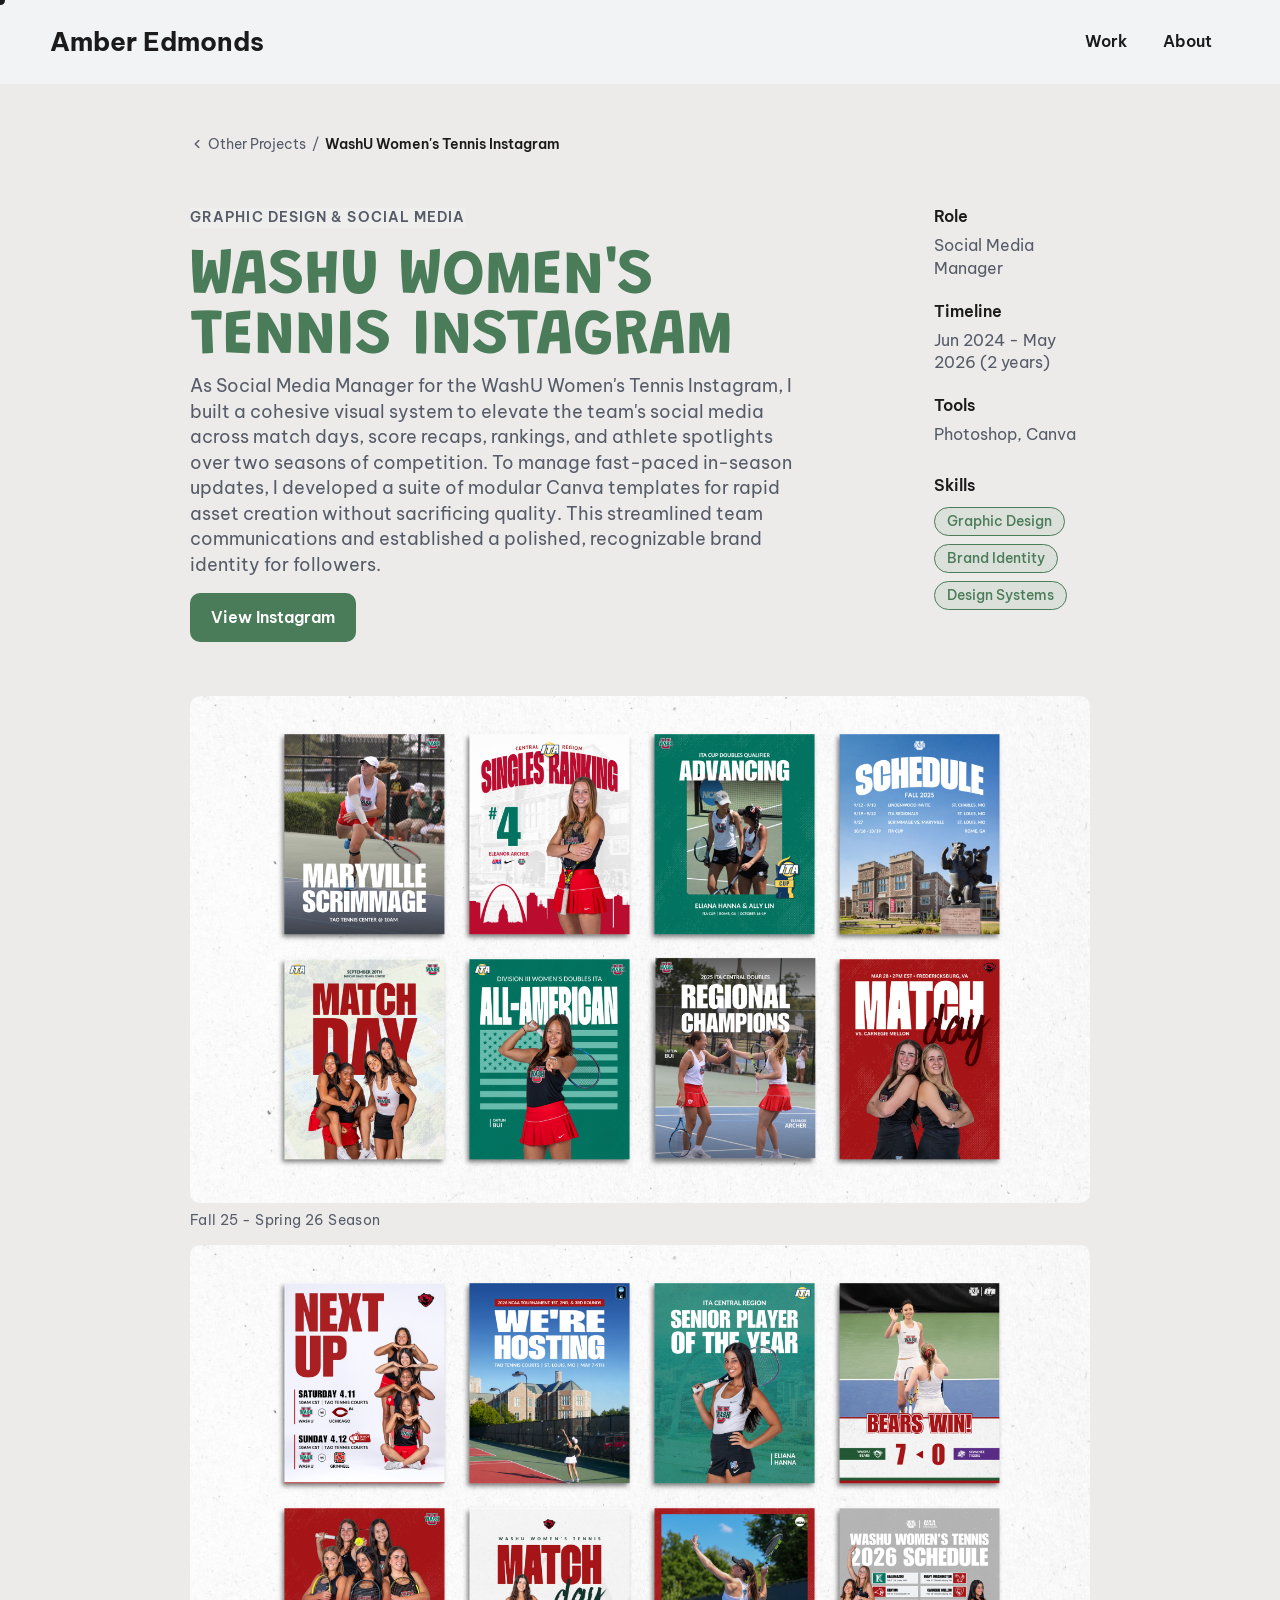
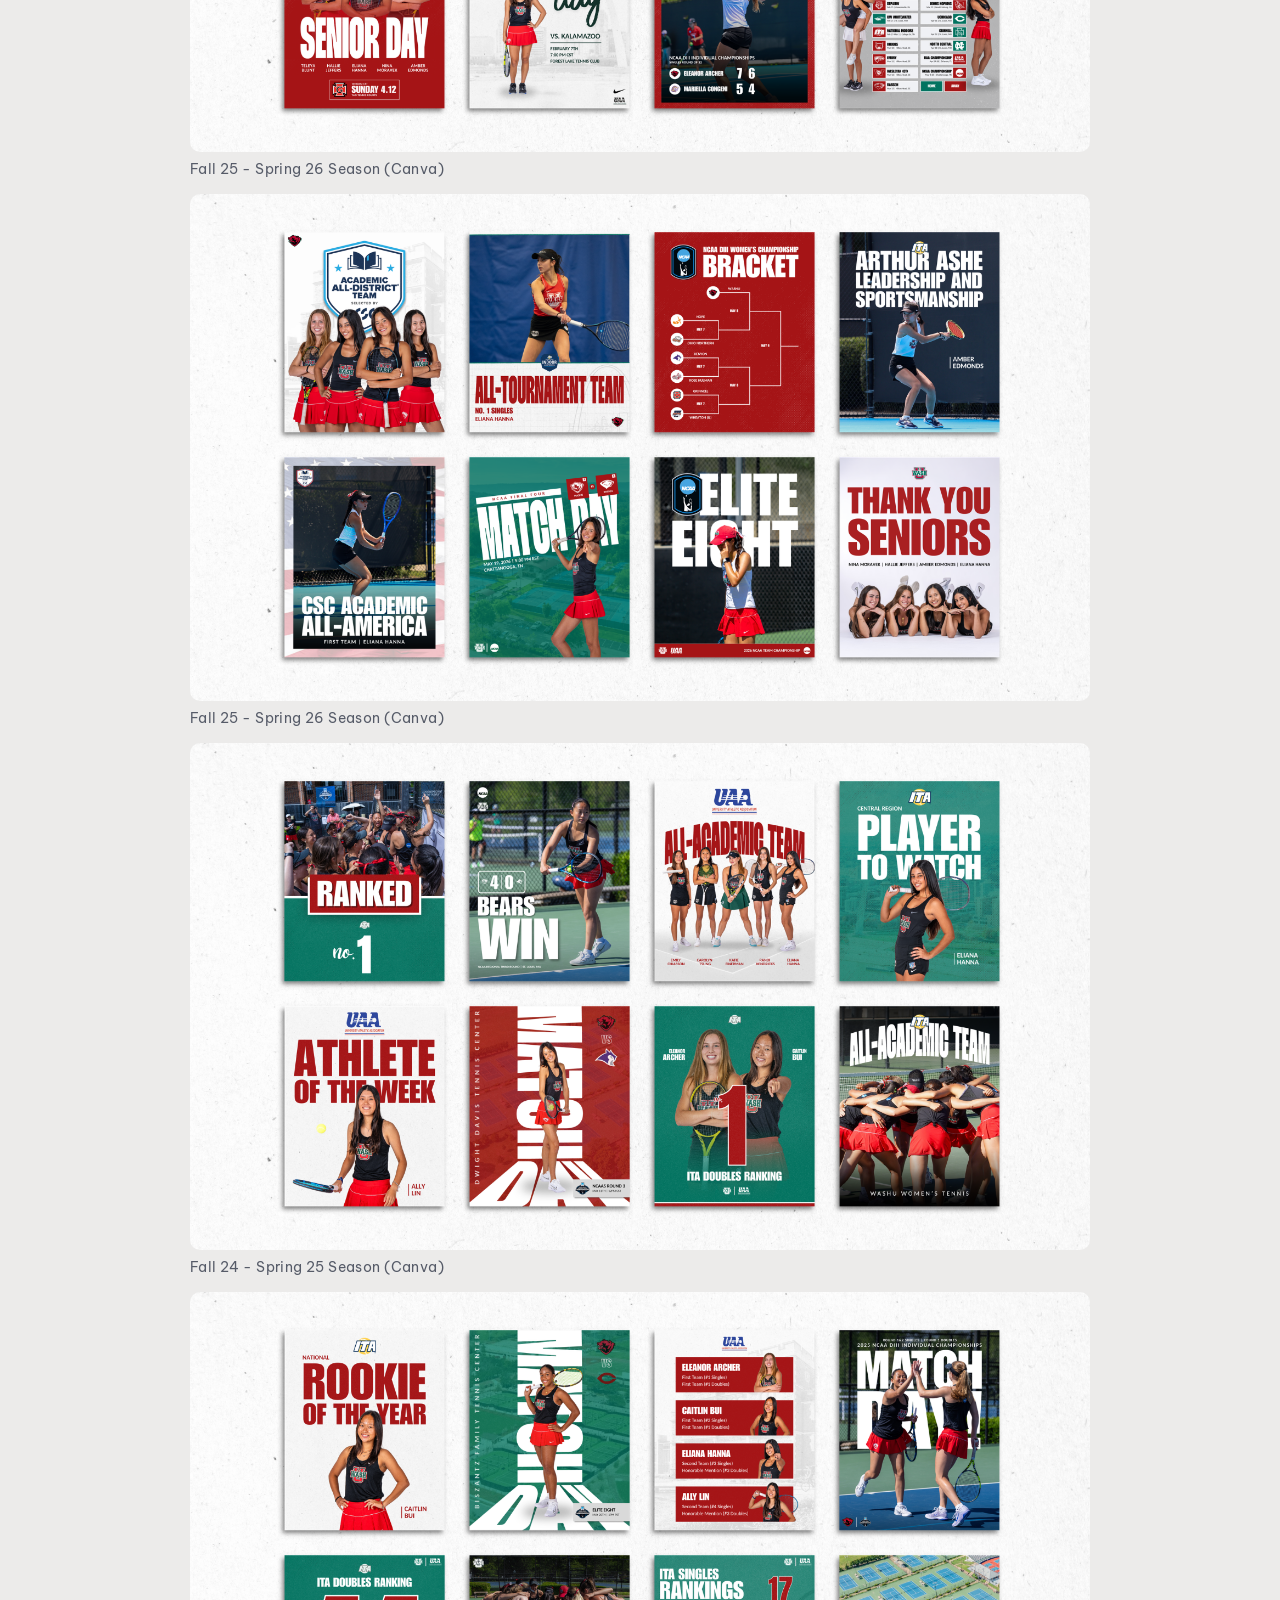
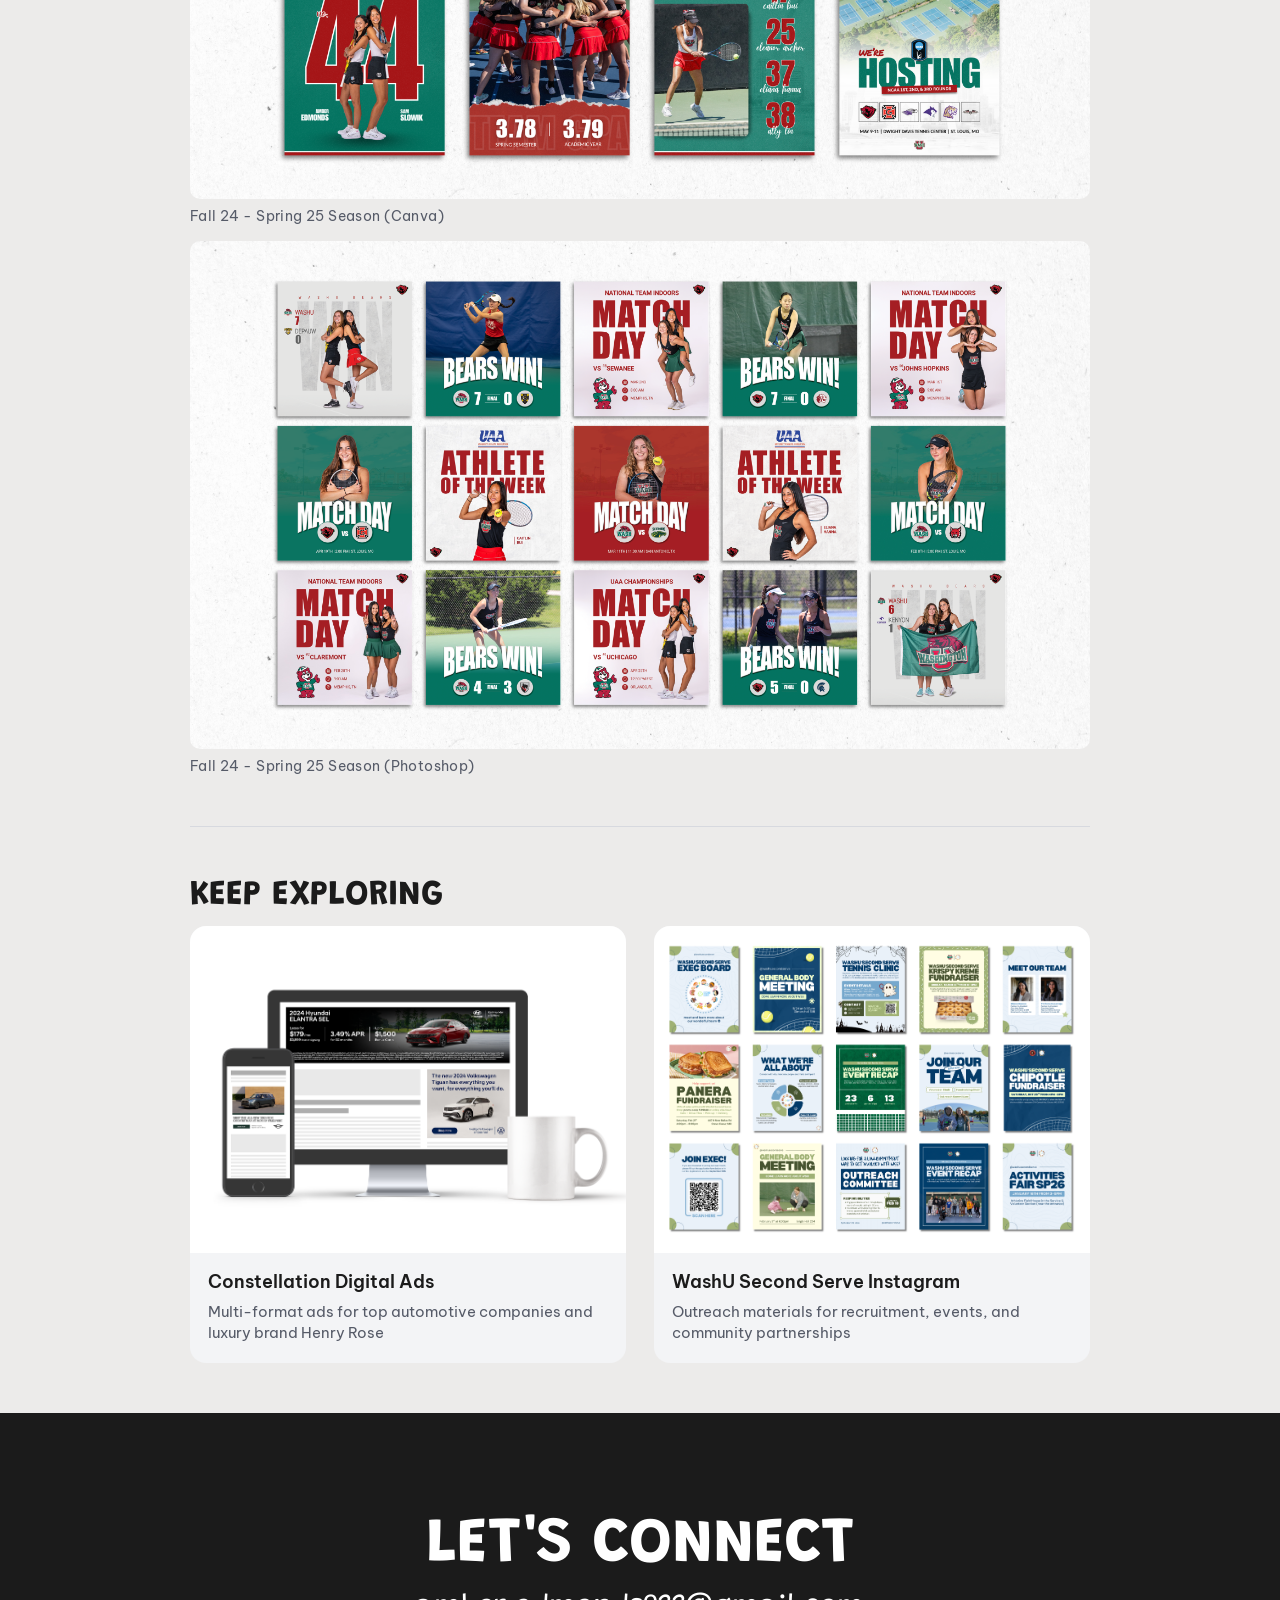
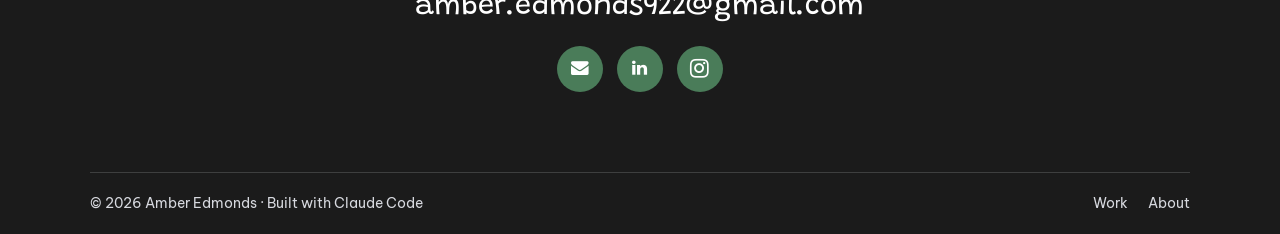
<file: wten.html>
<!DOCTYPE html>
<html lang="en">
<head>
    <meta charset="UTF-8">
    <meta name="viewport" content="width=device-width, initial-scale=1.0">
    <title>WashU Women's Tennis Instagram | Amber Edmonds</title>
    <link rel="icon" type="image/png" href="assets/favicon.png">
    <link rel="stylesheet" href="styles.css">
    <link rel="stylesheet" href="https://cdnjs.cloudflare.com/ajax/libs/font-awesome/4.7.0/css/font-awesome.min.css">

    <link rel="preconnect" href="https://fonts.googleapis.com">
    <link rel="preconnect" href="https://fonts.gstatic.com" crossorigin>
    <link href="https://fonts.googleapis.com/css2?family=Be+Vietnam+Pro:ital,wght@0,100;0,200;0,300;0,400;0,500;0,600;0,700;0,800;0,900;1,100;1,200;1,300;1,400;1,500;1,600;1,700;1,800;1,900" rel="stylesheet">
    <link href="https://fonts.googleapis.com/css2?family=Grandstander:ital,wght@0,100..900;1,100..900&display=swap" rel="stylesheet">
    <script async src="https://www.googletagmanager.com/gtag/js?id=G-XXXXXXXXXX"></script>
    <script>
      window.dataLayer = window.dataLayer || [];
      function gtag(){dataLayer.push(arguments);}
      gtag('js', new Date());
      gtag('config', 'G-XXXXXXXXXX');
    </script>
</head>
<body>

    <header>
        <div class="top-nav">
            <a class="top-nav-center" href="index.html#home">Amber Edmonds</a>
            <div class="top-nav-menu">
                <nav class="top-nav-left">
                <a href="index.html#work">Work</a>
                <a href="about.html">About</a>
                </nav>
            </div>
            <button class="nav-toggle" type="button" aria-expanded="false" aria-label="Toggle navigation menu">
                <span></span>
                <span></span>
                <span></span>
            </button>
        </div>
    </header>

    <main class="project-case-study project-case-study--light">
        <div class="project-case-wrap project-case-wrap--stacked project-case-wrap--wide-left">
            
            <aside class="project-case-left">
                <nav class="project-breadcrumb" aria-label="Breadcrumb">
                    <a href="index.html#archive">
                        <svg width="14" height="14" viewBox="0 0 24 24" fill="none" stroke="currentColor" stroke-width="2.5" stroke-linecap="round" stroke-linejoin="round">
                            <polyline points="15 18 9 12 15 6"></polyline>
                        </svg>
                        <span class="project-breadcrumb-label">Other Projects</span>
                    </a>
                    <span>/</span>
                    <span class="project-breadcrumb-current">WashU Women's Tennis Instagram</span>
                </nav>

                <div class="project-overview">
                    <div class="project-overview-main">
                        <p class="project-case-kicker">Graphic Design & Social Media</p>
                        <h1>WashU Women's Tennis Instagram</h1>

                        <p class="project-case-intro">As Social Media Manager for the WashU Women's Tennis Instagram, I built a cohesive visual system to elevate the team's social media across match days, score recaps, rankings, and athlete spotlights over two seasons of competition. To manage fast-paced in-season updates, I developed a suite of modular Canva templates for rapid asset creation without sacrificing quality. This streamlined team communications and established a polished, recognizable brand identity for followers.</p>

                        <div class="project-cta-group">
                            <a class="project-prototype-link project-prototype-link--primary" href="https://www.instagram.com/washuwomenstennis/" target="_blank" rel="noopener noreferrer">View Instagram</a>
                        </div>
                    </div>

                    <div class="project-overview-side">
                        <div class="project-meta-grid project-meta-grid--stacked">
                            <article>
                                <h3>Role</h3>
                                <p>Social Media Manager</p>
                            </article>
                            <article>
                                <h3>Timeline</h3>
                                <p>Jun 2024 - May 2026 (2 years)</p>
                            </article>
                            <article>
                                <h3>Tools</h3>
                                <p>Photoshop, Canva</p>
                            </article>
                        </div>

                        <div class="project-skills">
                            <h3>Skills</h3>
                            <div class="tag-list">
                                <span class="tag">Graphic Design</span>
                                <span class="tag">Brand Identity</span>
                                <span class="tag">Design Systems</span>
                            </div>
                        </div>
                    </div>
                </div>
            </aside>

            <section class="project-case-right" aria-label="WashU tennis visuals">
                <figure class="project-visual-card">
                    <img src="assets/wten/mockup-1.png" alt="WashU women's tennis social media graphic collection featuring match announcements, rankings, and player highlights">
                    <figcaption>Fall 25 - Spring 26 Season</figcaption>
                </figure>
                <figure class="project-visual-card">
                    <img src="assets/wten/mockup-2.png" alt="WashU women's tennis social media design mockups featuring match day posts and score results arranged around a smartphone interface">
                    <figcaption>Fall 25 - Spring 26 Season (Canva)</figcaption>
                </figure>
                <figure class="project-visual-card">
                    <img src="assets/wten/mockup-3.png" alt="WashU women's tennis promotional graphics showcasing match results, athlete of the week, team visuals, and more">
                    <figcaption>Fall 25 - Spring 26 Season (Canva)</figcaption>
                </figure>

                <figure class="project-visual-card">
                    <img src="assets/wten/mockup-4.png" alt="WashU women's tennis promotional graphics showcasing match results, athlete of the week, team visuals, and more">
                    <figcaption>Fall 24 - Spring 25 Season (Canva)</figcaption>
                </figure>

                <figure class="project-visual-card">
                    <img src="assets/wten/mockup-5.png" alt="WashU women's tennis promotional graphics showcasing match results, athlete of the week, team visuals, and more">
                    <figcaption>Fall 24 - Spring 25 Season (Canva)</figcaption>
                </figure>

                <figure class="project-visual-card">
                    <img src="assets/wten/mockup-6.png" alt="WashU women's tennis promotional graphics showcasing match results, athlete of the week, team visuals, and more">
                    <figcaption>Fall 24 - Spring 25 Season (Photoshop)</figcaption>
                </figure>
            </section>
        </div>
    </main>


    <section class="next-projects">
        <div class="next-projects-wrap">
            <h2>Keep Exploring</h2>
            <div class="next-projects-grid">
                <a class="card-link next-project-card" href="constellation.html">
                    <img class="next-project-img" src="assets/thumbnails/auto-cover.png" alt="Automotive digital advertisements displayed across mobile and desktop screens">
                    <div class="next-project-body">
                        <h3 class="header">Constellation Digital Ads</h3>
                        <p class="next-project-desc">Multi-format ads for top automotive companies and luxury brand Henry Rose</p>
                    </div>
                </a>
                
                <a class="card-link next-project-card" href="wss.html">
                    <img class="next-project-img" src="assets/wss/posts.png" alt="Collection of posts for a university club featuring blue and green designs, highlighting tennis clinics, volunteer recruitment, and fundraisers">
                    <div class="next-project-body">
                        <h3 class="header">WashU Second Serve Instagram</h3>
                        <p class="next-project-desc">Outreach materials for recruitment, events, and community partnerships</p>
                    </div>
                </a>
            </div>
        </div>
    </section>

    <footer class="site-footer" id="contact">
        <div class="contents footer-contents">
            <h2 class="footer-heading">Let's Connect</h2>
            <span class="footer-email">amber.edmonds922@gmail.com</span>
            <div class="footer-social">
                <a class="footer-social-btn" href="mailto:amber.edmonds922@gmail.com" aria-label="Email">
                    <i class="fa fa-envelope" aria-hidden="true"></i>
                </a>
                <a class="footer-social-btn" href="https://www.linkedin.com/in/ambermedmonds/" target="_blank" rel="noopener noreferrer" aria-label="LinkedIn">
                    <i class="fa fa-linkedin" aria-hidden="true"></i>
                </a>
                <a class="footer-social-btn" href="https://www.instagram.com/ambermedmonds/" target="_blank" rel="noopener noreferrer" aria-label="Instagram">
                    <i class="fa fa-instagram" aria-hidden="true"></i>
                </a>
            </div>
        </div>
        <div class="contents footer-bottom">
            <p class="footer-copyright">&copy; 2026 Amber Edmonds &middot; Built with Claude Code</p>
            <nav class="footer-nav" aria-label="Footer navigation">
            <a href="index.html#work">Work</a>
            <a href="about.html">About</a>
            </nav>
        </div>
    </footer>
    <script src="script.js"></script>

</body>
</html>
</file>
<file: styles.css>
/*************** ALL PAGES ***************/

* {
  margin: 0;
  padding: 0;
  box-sizing: border-box;
}

:root {
    --nav-height: 84px;
    --nav-side-padding: 50px;
    --gray-dark: #1b1b1b;
    --gray-mid: #565b68;
    --gray-light-1: #f3f4f6;
    --gray-light-2: #d7d9df;
    --surface-overlay-94: rgba(243, 244, 246, 0.94);
    --surface-overlay-98: rgba(243, 244, 246, 0.98);
    --color-page: #ECEBEA;
    --color-surface: var(--gray-light-1);
    --color-border: var(--gray-light-2);
    --color-text: var(--gray-dark);
    --color-muted: var(--gray-mid);
    --color-accent: #4A7C59;
    --color-accent-rgb: 74, 124, 89;
    --color-accent-dark: #234331;
    --color-accent-mid-dark: #355f42;
    --color-accent-pale: #e3ede6;
    --shadow-soft: 0 12px 24px rgba(15, 23, 42, 0.08);
    --hero-surface-gradient:
        linear-gradient(160deg, var(--gray-dark) 0%, var(--gray-dark) 100%);
}

html {
    scroll-behavior: smooth;
    scroll-padding-top: var(--nav-height);
}

body {
    font-family: "Be Vietnam Pro", sans-serif;
    font-weight: 400;
    background-color: var(--color-page);
    color: var(--color-text);
    line-height: 1.45;
}

section {
    padding: 50px 0;
    background-color: var(--color-page);
    color: var(--color-text);
    scroll-margin-top: var(--nav-height);
}

#archive {
    scroll-margin-top: calc(var(--nav-height) - 50px);
}

#work {
    scroll-margin-top: calc(var(--nav-height) - 130px);
}

.contents {
    width: min(86%, 1240px);
    height: 100%;
    margin: 0 auto;
}

@media screen and (max-width: 1100px) {
    .contents {
        width: min(90%, 1240px);
    }
}

@media screen and (max-width: 700px) {
    section {
        padding: 40px 0;
    }

    .contents {
        width: min(92%, 1240px);
    }
}

/*************** FONT STYLES ***************/

h1 {
    font-family: "Grandstander", sans-serif;
    font-size: 4.6em;
    line-height: 1.05;
    text-transform: uppercase;
}

@media screen and (max-width: 960px) {
    h1 {
        font-size: 4em;
    }
}

.hero h1,
.hero h2 {
    text-transform: none;
}

p {
    margin-bottom: 10px;
    color: var(--color-muted);
}

ul {
    list-style: none;
}

li {
    color: var(--color-muted);
}

a {
    color: var(--color-accent);
}

.header {
    color: var(--color-text);
}

.subheader {
    color: var(--color-muted);
}

h2 {
    font-family: "Grandstander", sans-serif;
    font-size: 2.2em;
    line-height: 1.1;
    text-transform: uppercase;
}

h2,
h3 {
    color: var(--color-text);
}

.project-case-study h2,
.project-case-study h3,
.project-case-study h4,
.project-case-study .testing-stat-time {
    font-family: "Be Vietnam Pro", sans-serif;
    font-weight: 600;
}

.project-case-study h2 {
    color: var(--color-muted);
}

.project-case-study h3 {
    font-weight: 500;
}

/*************** HERO SECTION (ALL PAGES) ***************/

.hero {
    height: 75vh;
    padding-top: calc(var(--nav-height));
    background-image: linear-gradient(rgba(14, 0, 47, 0.8), rgba(14,0,47,0.5)), url("./assets/hero-background.jpg");
    background-size: cover;
    background-position: center;
    align-content: center;
    color: white;
}

.hero-description {
    font-weight: 400;
}

.hero-location {
    display: inline-flex;
    align-items: center;
    gap: 6px;
    font-size: 0.85em;
    color: var(--color-muted);
    background: rgba(0, 0, 0, 0.06);
    border: 1px solid rgba(0, 0, 0, 0.1);
    border-radius: 999px;
    padding: 6px 14px;
    margin: -8px auto 0;
}

.hero-contents {
    width: 80%;
    margin: 0 auto;
    display: flex;
    flex-direction: column;
    gap: 20px;
}

.hero-contents ul {
    font-size: 1.2em;
}

/*************** HOME HERO ***************/

.home-hero {
    position: relative;
    min-height: 100vh;
    height: auto;
    padding: var(--nav-height) 0 0;
    display: flex;
    align-items: center;
    color: #000000;
    background-image: none;
    background-size: 100% 100%;
    background-position: 0 0;
    background-color: var(--color-page);
    overflow: hidden;
}

.home-hero::before {
    content: "";
    position: absolute;
    inset: 0;
    background-image: radial-gradient(rgba(0, 0, 0, 0.14) 1.5px, transparent 1.5px);
    background-size: 26px 26px;
    background-position: center center;
    pointer-events: none;
    z-index: 0;
}

.home-hero .hero-contents {
    position: relative;
    z-index: 1;
    width: min(80%, 1080px);
    gap: 18px;
    align-items: center;
    text-align: center;
    animation: hero-fade-up 0.8s ease both;
}

@keyframes hero-fade-up {
    from {
        opacity: 0;
        transform: translateY(24px);
    }
    to {
        opacity: 1;
        transform: translateY(0);
    }
}

@media (prefers-reduced-motion: reduce) {
    .home-hero .hero-contents {
        animation: none;
    }
}

.hero-doodles {
    position: absolute;
    inset: 0;
    z-index: 1;
    pointer-events: none;
}

.hero-doodle {
    position: absolute;
    width: 70px;
    height: auto;
    opacity: 0.9;
    animation: hero-doodle-float 5s ease-in-out infinite;
}

.hero-doodle--stars-big {
    top: calc(var(--nav-height) + 60px);
    left: 8%;
    width: 100px;
    animation-delay: 0.2s;
}

.hero-doodle--squiggle-2 {
    top: 66%;
    right: 23%;
    width: 130px;
    opacity: 0.75;
    animation-delay: 2s;
}

.hero-doodle--gradcap {
    top: 19%;
    left: 34%;
    width: 116px;
    animation-delay: 1.4s;
}

.hero-doodle--sun-big {
    top: 18%;
    right: 23%;
    width: 80px;
    animation-delay: 0.8s;
}

.hero-doodle--globe {
    top: 44%;
    left: 10%;
    width: 96px;
    animation-delay: 1.9s;
}

.hero-doodle--tennisball {
    top: calc(var(--nav-height) + 56px);
    right: 7%;
    width: 80px;
    opacity: 0.85;
    animation-delay: 2.3s;
}

.hero-doodle--camera {
    top: 22%;
    right: 41%;
    width: 92px;
    animation-delay: 1.1s;
}

.hero-doodle--plane {
    top: 45%;
    right: 9%;
    width: 92px;
    transform: rotate(8deg);
    animation-delay: 0.6s;
}

.hero-doodle--leaf {
    top: 74%;
    left: 6%;
    width: 76px;
    transform: rotate(-6deg);
    animation-delay: 2.2s;
}

.hero-doodle--sun-small {
    top: 63%;
    left: 23%;
    width: 52px;
    opacity: 0.75;
    animation-delay: 1.2s;
}

.hero-doodle--heart-3 {
    top: 28%;
    right: 75%;
    width: 80px;
    opacity: 0.7;
    animation-delay: 2.4s;
}

.hero-doodle--heart-4 {
    top: 40%;
    right: 21%;
    width: 60px;
    opacity: 0.7;
    animation-delay: 1.5s;
}

.hero-doodle--bulb {
    top: 76%;
    left: 50%;
    width: 92px;
    transform: translateX(-50%);
    animation-delay: 1.6s;
}

.hero-doodle--trees {
    top: 74%;
    right: 4%;
    width: 280px;
    animation-delay: 1s;
}

.hero-doodle--stars-3 {
    bottom: 8%;
    right: 34%;
    width: 80px;
    opacity: 0.7;
    animation-delay: 2.9s;
}

.hero-doodle--squiggle {
    bottom: 8%;
    left: 24%;
    width: 180px;
    animation-delay: 0.4s;
}

@keyframes hero-doodle-float {
    0%, 100% {
        transform: translateY(0);
    }
    50% {
        transform: translateY(-8px);
    }
}

.hero-doodle--plane {
    animation-name: hero-doodle-float-plane;
}

@keyframes hero-doodle-float-plane {
    0%, 100% {
        transform: rotate(8deg) translateY(0);
    }
    50% {
        transform: rotate(8deg) translateY(-8px);
    }
}

.hero-doodle--leaf {
    animation-name: hero-doodle-float-leaf;
}

@keyframes hero-doodle-float-leaf {
    0%, 100% {
        transform: rotate(-6deg) translateY(0);
    }
    50% {
        transform: rotate(-6deg) translateY(-6px);
    }
}


.hero-doodle--bulb {
    animation-name: hero-doodle-float-bulb;
}

@keyframes hero-doodle-float-bulb {
    0%, 100% {
        transform: translateX(-50%) translateY(0);
    }
    50% {
        transform: translateX(-50%) translateY(-8px);
    }
}

@media (prefers-reduced-motion: reduce) {
    .hero-doodle {
        animation: none;
    }
}

@media screen and (max-width: 900px) {
    .hero-doodles {
        display: none;
    }
}

.home-hero h1 {
    color: #000000;
    font-size: clamp(3rem, 7vw, 5.2rem);
    line-height: 0.5;
}

.home-hero .hero-description {
    max-width: 700px;
    margin: 0 auto;
    color: #000000;
    font-size: clamp(1.8rem, 4vw, 3rem);
    line-height: 1.45;
    font-weight: 500;
}

.typewriter-word {
    display: inline-block;
    color: var(--color-accent);
}

.typewriter-word::after {
    content: "";
    display: inline-block;
    width: 2px;
    height: 1em;
    margin-left: 3px;
    background-color: currentColor;
    vertical-align: -0.12em;
    animation: typewriter-cursor 0.8s steps(1) infinite;
}

@keyframes typewriter-cursor {
    50% {
        opacity: 0;
    }
}

@media screen and (max-width: 1024px) {
    .home-hero {
        min-height: 100vh;
        padding: var(--nav-height) 0 60px;
    }

    .home-hero .hero-contents {
        width: 88%;
    }
}

@media screen and (max-width: 700px) {
    .home-hero {
        min-height: 0;
        padding: calc(var(--nav-height) + 120px) 0 120px;
    }
}

/*************** NAVIGATION BAR ***************/

.top-nav {
    width: 100%;
    height: var(--nav-height);
    position: fixed;
    top: 0;
    left: 0;
    padding: 0 var(--nav-side-padding);
    display: flex;
    align-items: center;
    justify-content: space-between;
    background-color: var(--surface-overlay-94);
    backdrop-filter: blur(8px);
    z-index: 1000;
}

.top-nav-menu {
    display: flex;
    align-items: center;
    order: 1;
}

.top-nav-left {
    display: flex;
    align-items: center;
    gap: 0;
    justify-content: flex-start;
}

.top-nav-left a {
    padding: 10px 18px;
    border: 0;
    border-radius: 0;
    text-decoration: none;
    font-weight: 600;
    color: var(--gray-dark);
    transition: color 0.2s ease;
}

.top-nav-left a:hover {
    color: var(--color-accent);
}

.top-nav-left a.selected {
    color: var(--color-accent);
}

.top-nav-center {
    padding: 0 12px 0 0;
    font-size: 1.6em;
    font-weight: 700;
    text-decoration: none;
    color: var(--gray-dark);
    white-space: nowrap;
    z-index: 2;
    transition: color 0.2s ease;
}

.top-nav-center.selected {
    color: var(--color-accent);
}

.nav-toggle {
    order: 3;
    display: none;
    width: 42px;
    height: 42px;
    margin: 0 0 0 10px;
    padding: 0;
    border: 0;
    border-radius: 10px;
    background: transparent;
    color: var(--gray-dark);
    cursor: pointer;
}

.nav-toggle:hover {
    background-color: rgba(27, 27, 27, 0.12);
}

.nav-toggle span {
    display: block;
    width: 20px;
    height: 2px;
    margin: 4px auto;
    background-color: var(--gray-dark);
    border-radius: 10px;
    transition: transform 0.2s ease, opacity 0.2s ease;
}

.top-nav.is-open .nav-toggle span:nth-child(1) {
    transform: translateY(6px) rotate(45deg);
}

.top-nav.is-open .nav-toggle span:nth-child(2) {
    opacity: 0;
}

.top-nav.is-open .nav-toggle span:nth-child(3) {
    transform: translateY(-6px) rotate(-45deg);
}

@media screen and (max-width: 1024px) {
    :root {
        --nav-height: 74px;
        --nav-side-padding: 20px;
    }

    .top-nav-center {
        position: static;
        transform: none;
        font-size: 1.15em;
        margin-right: auto;
        padding: 0;
    }

    .nav-toggle {
        display: inline-block;
        position: relative;
        z-index: 2;
        margin-left: 8px;
    }

    .top-nav-menu {
        display: none;
        position: absolute;
        top: calc(100% + 10px);
        right: var(--nav-side-padding);
        width: min(280px, calc(100vw - (var(--nav-side-padding) * 2)));
        flex-direction: column;
        align-items: stretch;
        gap: 12px;
        padding: 14px;
        border-radius: 10px;
        background-color: var(--surface-overlay-98);
        box-shadow: 0 10px 24px rgba(0, 0, 0, 0.35);
        z-index: 3;
    }

    .top-nav.is-open .top-nav-menu {
        display: flex;
    }

    .top-nav-left {
        flex-direction: column;
        align-items: stretch;
        gap: 6px;
    }

    .top-nav-left a {
        display: block;
        width: 100%;
        padding: 9px 12px;
        font-size: 0.95em;
    }

}

@media screen and (max-width: 700px) {
    :root {
        --nav-height: 70px;
        --nav-side-padding: 14px;
    }

    .top-nav-left {
        gap: 4px;
    }

    .top-nav-left a {
        padding: 6px 8px;
    }

    .top-nav-center {
        font-size: 1em;
    }

    .top-nav-menu {
        width: min(240px, calc(100vw - (var(--nav-side-padding) * 2)));
    }

    .top-nav-left a {
        font-size: 0.9em;
    }
}

/*************** PROJECT GRID ***************/

body.home-page,
body.one-page {
    background-image: var(--hero-surface-gradient);
    background-attachment: fixed;
    background-repeat: no-repeat;
    background-size: cover;
}

@media (hover: none), screen and (max-width: 1200px) {
    body.home-page,
    body.one-page {
        background-attachment: scroll;
    }
}

.home-projects {
    padding: 85px 0 85px;
    background-color: var(--color-page);
}

.home-projects .contents {
    padding: 0;
    border: 0;
    border-radius: 10px;
    background-color: transparent;
    box-shadow: none;
}

.project-header {
    margin-bottom: 10px;
    color: var(--color-text);
    font-size: clamp(2.2rem, 5vw, 3.2rem);
}


.project-header--playground {
    margin-top: 60px;
    margin-bottom: 0;
}

/*************** ARCHIVE CATEGORIES ***************/

.archive-categories {
    margin-top: 10px;
    display: grid;
    grid-template-columns: repeat(3, 1fr);
    grid-template-areas:
        "cat-marketing cat-webdev cat-empty"
        "panel-marketing panel-marketing panel-marketing"
        "panel-webdev panel-webdev panel-webdev";
    gap: 20px;
}

.archive-category--marketing {
    grid-area: cat-marketing;
}

.archive-category--webdev {
    grid-area: cat-webdev;
}

.archive-category--empty {
    grid-area: cat-empty;
}

.archive-panel--marketing {
    grid-area: panel-marketing;
}

.archive-panel--webdev {
    grid-area: panel-webdev;
}

.archive-category {
    display: flex;
    flex-direction: column;
    align-items: flex-start;
    gap: 4px;
    width: 100%;
    margin: 0;
    padding: 24px;
    border: 1px solid var(--color-border);
    border-radius: 16px;
    background-color: var(--color-surface);
    text-align: left;
    font-family: inherit;
    cursor: pointer;
    transition: border-color 0.2s ease, background-color 0.2s ease, transform 0.2s ease, box-shadow 0.2s ease;
}

.archive-category-title {
    font-family: "Grandstander", sans-serif;
    font-size: 1.25rem;
    color: var(--color-text);
    line-height: 1.15;
}

.archive-category-desc {
    color: var(--color-muted);
    font-size: 0.9rem;
    line-height: 1.4;
}

.archive-category-count {
    margin-top: 14px;
    font-size: 0.76rem;
    font-weight: 600;
    letter-spacing: 0.05em;
    text-transform: uppercase;
    color: var(--color-accent);
}

button.archive-category:hover {
    transform: translateY(-3px);
    box-shadow: var(--shadow-soft);
}

button.archive-category:hover .archive-category-title,
button.archive-category:hover .archive-category-desc,
button.archive-category:hover .archive-category-count {
    color: white;
}

button.archive-category[aria-expanded="true"]:hover .archive-category-title,
button.archive-category[aria-expanded="true"]:hover .archive-category-desc {
    color: var(--color-text);
}

button.archive-category[aria-expanded="true"]:hover .archive-category-count {
    color: var(--color-accent-dark);
}

.archive-category[aria-expanded="true"] {
    border-color: var(--color-accent);
    background-color: var(--color-accent-pale);
}

.archive-category[aria-expanded="true"] .archive-category-count {
    color: var(--color-accent-dark);
}

.archive-category--empty {
    cursor: default;
    opacity: 0.6;
}

.archive-category--empty .archive-category-count {
    color: var(--color-muted);
}

.archive-panel {
    max-height: 0;
    overflow: hidden;
    opacity: 0;
    transition: max-height 0.35s ease, opacity 0.3s ease;
}

.archive-panel.is-open {
    opacity: 1;
}

@media screen and (max-width: 900px) {
    .archive-categories {
        grid-template-columns: 1fr;
        grid-template-areas:
            "cat-marketing"
            "panel-marketing"
            "cat-webdev"
            "panel-webdev"
            "cat-empty";
        gap: 10px;
    }
}

.card-grid {
    display: grid;
    grid-template-columns: 1fr 1fr;
    gap: 30px;
}

@media screen and (max-width: 1100px) {
    .card-grid {
        grid-template-columns: 1fr;
        gap: 24px;
    }
}

.card {
    width: 100%;
    height: auto;
    position: relative;
    padding: 0;
    border: 0;
    border-radius: 10px;
    background-color: transparent;
    box-shadow: none;
    transition: transform 0.22s ease;
    overflow: visible;
}

.card-img {
    width: 100%;
    height: clamp(220px, 34vw, 460px);
    margin-top: 0;
    display: block;            
    object-fit: cover;
    border-radius: 10px;
    transition: scale 0.25s ease;
}

.card-link {
    display: block;
    position: relative;
    color: inherit;
    text-decoration: none;
    cursor: pointer;
    border-radius: 10px;
}

.card-lock-badge {
    position: absolute;
    top: 12px;
    left: 12px;
    z-index: 2;
    display: inline-flex;
    align-items: center;
    height: 28px;
    gap: 6px;
    padding: 0 12px;
    border-radius: 999px;
    background-color: rgba(27, 27, 27, 0.75);
    backdrop-filter: blur(4px);
    color: #ffffff;
    font-size: 0.75rem;
    font-weight: 600;
    letter-spacing: 0.02em;
    box-sizing: border-box;
}

@media screen and (max-width: 700px) {
    .card-lock-badge {
        height: 22px;
        gap: 5px;
        padding: 0 9px;
        font-size: 0.65rem;
    }
}

@media screen and (max-width: 1100px) {
    .card-img {
        height: clamp(250px, 58vw, 560px);
    }
}

@media screen and (max-width: 700px) {
    .card-img {
        height: clamp(220px, 62vw, 340px);
    }
}

.card:hover,
.card:focus-within {
    transform: none;
    box-shadow: none;
}

.card-link:hover .card-img,
.card-link:focus-within .card-img {
    scale: 1.005;
    box-shadow: 0 8px 18px rgba(0, 0, 0, 0.25);
}

.card-link {
    cursor: pointer;
}

.card-cursor {
    position: fixed;
    top: 0;
    left: 0;
    width: max-content;
    padding: 10px 18px;
    border-radius: 999px;
    background-color: var(--color-accent);
    color: #ffffff;
    display: flex;
    align-items: center;
    justify-content: center;
    white-space: nowrap;
    font-size: 0.85rem;
    font-weight: 600;
    pointer-events: none;
    z-index: 9999;
    opacity: 0;
    scale: 0.4;
    transition: opacity 0.25s ease, scale 0.25s ease;
}

.card-cursor.is-visible {
    opacity: 1;
    scale: 1;
}

@media (hover: none), (pointer: coarse) {
    .card-link {
        cursor: pointer;
    }

    .card-cursor {
        display: none;
    }
}

/*************** CUSTOM CURSOR ***************/

body.custom-cursor-enabled,
body.custom-cursor-enabled * {
    cursor: none;
}

.cursor-dot {
    position: fixed;
    top: 0;
    left: 0;
    width: 9px;
    height: 9px;
    margin-left: -4.5px;
    margin-top: -4.5px;
    border-radius: 50%;
    background-color: var(--gray-dark);
    pointer-events: none;
    z-index: 10001;
}

.cursor-trail-dot {
    position: fixed;
    top: 0;
    left: 0;
    width: 7px;
    height: 7px;
    margin-left: -3.5px;
    margin-top: -3.5px;
    border-radius: 50%;
    background-color: var(--color-accent);
    pointer-events: none;
    z-index: 10000;
    animation: cursor-trail-fade 0.7s ease-out forwards;
}

@keyframes cursor-trail-fade {
    from {
        opacity: 0.55;
        transform: scale(1);
    }
    to {
        opacity: 0;
        transform: scale(0.2);
    }
}

.card-grid a {
    text-decoration: none;
    color: inherit;
}

.next-projects {
    padding-top: 0;
}

.next-projects-wrap {
    max-width: 900px;
    margin: 0 auto;
    padding-top: 50px;
    border-top: 1px solid var(--color-border);
}

@media screen and (max-width: 700px) {
    .next-projects-wrap {
        padding-left: 14px;
        padding-right: 14px;
    }
}

.next-projects .project-header {
    margin-bottom: 30px;
}

.next-projects h2 {
    font-family: "Grandstander", sans-serif;
}

.next-projects-grid {
    display: grid;
    grid-template-columns: repeat(2, 1fr);
    gap: 28px;
    margin-top: 10px;
}

.archive-panel .next-projects-grid {
    grid-template-columns: repeat(3, 1fr);
}

.next-project-card {
    display: block;
    border-radius: 16px;
    background-color: var(--color-surface);
    color: inherit;
    text-decoration: none;
    cursor: pointer;
    transition: transform 0.22s ease, box-shadow 0.22s ease;
}

.next-project-card:hover,
.next-project-card:focus-visible {
    transform: translateY(-4px);
    box-shadow: 0 8px 18px rgba(0, 0, 0, 0.25);
}

.next-project-img {
    width: 100%;
    height: auto;
    aspect-ratio: 4 / 3;
    object-fit: cover;
    object-position: center top;
    display: block;
    margin-bottom: 0;
    border-radius: 16px 16px 0 0;
}

.next-project-body {
    padding: 16px 18px 20px;
}

.next-project-card h3 {
    margin-bottom: 6px;
    font-size: 1.1rem;
    font-family: "Be Vietnam Pro", sans-serif;
    font-weight: 600;
}

.next-project-desc {
    margin: 0;
    color: var(--color-muted);
    font-size: 0.92rem;
    line-height: 1.45;
}

@media screen and (max-width: 900px) {
    .next-projects-grid {
        grid-template-columns: 1fr;
        gap: 24px;
    }

    .archive-panel .next-projects-grid {
        grid-template-columns: 1fr;
    }

    .next-project-img {
        aspect-ratio: 16 / 10;
    }
}

.project-tags {
    width: 100%;
    display: flex;
    flex-direction: row;
    flex-wrap: wrap;
    gap: 10px;
}

.card .project-tags {
    margin: 14px 0 10px;
}

.home-projects .card .project-tags {
    position: absolute;
    top: 12px;
    right: 12px;
    width: auto;
    margin: 0;
    gap: 6px;
    z-index: 2;
    justify-content: flex-end;
    pointer-events: none;
}

.home-projects .card .tag {
    display: inline-flex;
    align-items: center;
    height: 28px;
    padding: 0 13px;
    font-size: 0.8rem;
    box-sizing: border-box;
}

@media screen and (max-width: 700px) {
    .home-projects .card .tag {
        height: 22px;
        padding: 0 9px;
        font-size: 0.68rem;
    }
}

.tag {
    display: inline-block;
    margin: 0;
    padding: 4px 12px;
    text-align: center;
    border: 1px solid var(--color-accent);
    border-radius: 999px;
    background-color: rgba(var(--color-accent-rgb), 0.1);
    color: var(--color-accent);
    font-size: 0.85rem;
    font-weight: 500;
    line-height: 1.4;
    white-space: nowrap;
}

.card .header {
    margin-bottom: 6px;
    font-size: 1.35rem;
    line-height: 1.25;
    text-transform: none;
}


@media screen and (max-width: 900px) {
    .home-projects .contents {
        padding: 0;
    }
}

@media screen and (max-width: 700px) {
    .home-projects {
        padding: 50px 0;
    }
}

.index-card {
    display: flex;
    flex-direction: column;
}

.index-row {
    position: relative;
    display: grid;
    grid-template-columns: minmax(190px, 270px) 1fr auto;
    align-items: center;
    gap: 24px;
    padding: 22px 14px 22px 0;
    margin: 0;
    color: inherit;
    text-decoration: none;
}

.index-row-meta {
    display: flex;
    align-items: center;
    gap: 16px;
}

.index-row::after {
    content: '';
    position: absolute;
    left: 0;
    right: 0;
    bottom: 0;
    height: 1px;
    background-color: var(--color-border);
}

.index-row:last-child::after {
    display: none;
}

.index-row-title {
    display: flex;
    flex-direction: column;
    gap: 4px;
}

.index-row-title .header {
    margin-bottom: 0;
    font-size: 1.1rem;
    line-height: 1.3;
    color: var(--color-text);
    opacity: 0.75;
    transition: opacity 0.25s ease, color 0.25s ease;
}

.index-row-category {
    color: var(--color-muted);
    font-size: 0.82rem;
    opacity: 0.75;
    transition: opacity 0.25s ease, color 0.25s ease;
}

.index-row-description {
    margin: 0;
    color: var(--color-muted);
    font-size: 0.95rem;
    line-height: 1.4;
    opacity: 0.75;
    transition: opacity 0.25s ease, color 0.25s ease;
}

.index-row-tags {
    display: flex;
    justify-content: flex-end;
}

.index-row-tags .tag {
    opacity: 0.75;
    transition: opacity 0.25s ease, background-color 0.25s ease, border-color 0.25s ease, color 0.25s ease;
}

.index-row:hover .index-row-title .header,
.index-row:hover .index-row-category,
.index-row:hover .index-row-description,
.index-row:focus-visible .index-row-title .header,
.index-row:focus-visible .index-row-category,
.index-row:focus-visible .index-row-description {
    opacity: 1;
    color: var(--color-accent);
}

.index-row:hover .index-row-tags .tag,
.index-row:focus-visible .index-row-tags .tag {
    opacity: 1;
    background-color: var(--color-accent);
    border-color: var(--color-accent);
    color: #ffffff;
}

.index-row-arrow {
    display: flex;
    align-items: center;
    justify-content: center;
    width: 40px;
    height: 40px;
    border-radius: 50%;
    background-color: var(--color-accent);
    color: #ffffff;
    opacity: 0.75;
    transition: transform 0.2s ease, opacity 0.25s ease;
}

.index-row:hover .index-row-arrow,
.index-row:focus-visible .index-row-arrow {
    opacity: 1;
    transform: rotate(-45deg);
}

@media screen and (max-width: 1024px) {
    .index-row {
        display: flex;
        flex-direction: column;
        align-items: flex-start;
        gap: 6px;
    }

    .index-row-title,
    .index-row-description,
    .index-row-meta {
        width: 100%;
    }

    .index-row-meta {
        justify-content: space-between;
    }

    .index-row-title {
        gap: 2px;
    }
}

@media screen and (max-width: 700px) {
    .index-row {
        padding: 18px 14px 18px 0;
    }
}

@media screen and (max-width: 680px) {
    .index-row-meta {
        justify-content: flex-start;
        gap: 16px;
    }
}

/*************** INDIVIDUAL PROJECT PAGES ***************/

img {
    width: 100%;
    margin-bottom: 20px;
    border-radius: 10px;
}

video {
    width: 100%;
    margin-bottom: 20px;
    border-radius: 10px;
}

iframe {
    width: 100%;
    height: clamp(280px, 72vh, 600px);
    border-radius: 10px;
}

/*************** PROJECT CASE STUDY SPLIT LAYOUT ***************/

.project-case-study {
    min-height: 100vh;
    padding: calc(var(--nav-height) + 50px) 50px 50px;
    background: var(--color-page);
}

.project-case-study--light {
    background: var(--color-page);
}

.project-case-wrap {
    max-width: 1700px;
    height: calc(100vh - var(--nav-height) - 24px);
    margin: 0 auto;
    display: grid;
    grid-template-columns: minmax(340px, 39%) minmax(0, 61%);
    gap: 24px;
}

.project-case-wrap--wide-left {
    grid-template-columns: minmax(340px, 85%) minmax(0, 15%);
}

.project-case-left,
.project-case-right {
    border-radius: 10px;
    overflow: hidden;
}

.project-case-left {
    padding: 40px 34px;
    background-color: var(--color-surface);
    box-shadow: inset 0 0 0 1px var(--color-border);
    overflow-x: hidden;
    overflow-y: auto;
}

.project-case-left h1 {
    margin-bottom: 4px;
    color: var(--color-accent);
    font-size: clamp(2.8rem, 6vw, 4rem);
    line-height: 0.95;
}

.project-breadcrumb {
    display: flex;
    align-items: center;
    gap: 6px;
    margin-bottom: 40px;
    color: var(--color-muted);
    font-size: 0.9rem;
}

.project-breadcrumb a {
    display: flex;
    align-items: center;
    gap: 4px;
    color: var(--color-muted);
    text-decoration: none;
    transition: color 0.2s ease;
}

.project-breadcrumb a:hover {
    color: var(--color-accent);
}

.project-breadcrumb-current {
    color: var(--color-text);
    font-weight: 600;
}

.project-case-kicker {
    display: inline-block;
    margin-bottom: 20px;
    padding: 0;
    border: 0;
    border-radius: 0;
    background-color: transparent;
    color: var(--color-muted);
    font-size: 0.85rem;
    font-weight: 600;
    letter-spacing: 0.08em;
    text-transform: uppercase;
}

.project-visual-card + .project-case-kicker {
    margin-top: 48px;
}

.project-content > h2 {
    font-family: "Be Vietnam Pro", sans-serif;
    font-size: 0.85rem;
    font-weight: 600;
    letter-spacing: 0.08em;
    text-transform: uppercase;
}

.project-case-intro {
    margin-bottom: 16px;
    color: var(--color-muted);
    font-size: 1.1rem;
    line-height: 1.45;
}

.project-meta-grid {
    margin: 18px 0 28px;
    display: grid;
    grid-template-columns: repeat(3, minmax(0, 1fr));
    gap: 16px;
}

.project-meta-grid--stacked {
    margin: 0;
    grid-template-columns: 1fr;
    gap: 20px;
}

.project-overview {
    display: grid;
    grid-template-columns: 1.7fr 1fr;
    align-items: start;
    gap: 120px;
    margin-top: 50px;
}

.project-overview-side {
    display: flex;
    flex-direction: column;
    align-items: flex-start;
    gap: 20px;
    justify-self: end;
    width: fit-content;
}

.project-overview-side .project-skills {
    margin-top: 8px;
}

@media screen and (min-width: 901px) {
    .project-case-wrap--wide-left .project-overview {
        grid-template-columns: 80fr 20fr;
    }
}

@media screen and (max-width: 900px) {
    .project-overview {
        grid-template-columns: 1fr;
        gap: 28px;
    }

    .project-overview-side {
        padding-left: 0;
        border-left: 0;
        border-top: 1px solid var(--color-border);
        padding-top: 24px;
        justify-self: stretch;
        width: auto;
    }
}

.project-meta-grid h3 {
    margin-bottom: 6px;
    color: var(--color-text);
    font-size: 1rem;
    font-family: "Be Vietnam Pro", sans-serif;
    font-weight: 600;
}

.project-meta-grid p {
    margin-bottom: 0;
    color: var(--color-muted);
    font-size: 0.98rem;
}

.project-skills h3 {
    margin-bottom: 10px;
    color: var(--color-text);
    font-size: 1rem;
    font-family: "Be Vietnam Pro", sans-serif;
    font-weight: 600;
}

.project-skills .tag-list {
    margin: 0;
}

.project-accordion-group {
    margin-bottom: 26px;
    border-top: 1px solid var(--color-border);
}

.project-accordion {
    border-bottom: 1px solid var(--color-border);
}

.project-accordion summary {
    list-style: none;
    cursor: pointer;
    padding: 14px 0;
    color: var(--color-text);
    font-size: 1.1rem;
    font-weight: 600;
    display: flex;
    justify-content: space-between;
    align-items: center;
}

.project-accordion summary::-webkit-details-marker {
    display: none;
}

.project-accordion summary::after {
    content: "+";
    color: var(--color-text);
    font-size: 1.6rem;
    font-weight: 500;
    line-height: 1;
}

.project-accordion[open] summary::after {
    content: "\2212";
}

.project-accordion-content {
    padding: 0 0 16px;
}

.project-accordion-content p {
    color: var(--color-muted);
    margin-bottom: 0;
    line-height: 1.5;
}

.project-accordion-content ul {
    list-style: disc;
    padding-left: 20px;
}

.project-accordion-content li {
    color: var(--color-muted);
}

.project-cta-group {
    display: flex;
    flex-wrap: wrap;
    gap: 14px;
}

.nda-blur {
    position: relative;
}

.recommendation-img-wrap {
    grid-column: 1 / -1;
    position: relative;
    margin-top: 2px;
}

.nda-overlay {
    position: absolute;
    inset: 0;
    display: flex;
    align-items: center;
    justify-content: center;
    text-align: center;
    padding: 14px;
    border-radius: inherit;
    background: rgba(20, 20, 20, 0.55);
    color: #ffffff;
    font-size: 0.8rem;
    line-height: 1.4;
    opacity: 0;
    transition: opacity 0.2s ease;
    pointer-events: none;
}

.nda-blur:hover .nda-overlay,
.nda-blur:focus-within .nda-overlay,
.nda-blur.nda-active .nda-overlay {
    opacity: 1;
    pointer-events: auto;
}

.nda-overlay a {
    color: #ffffff;
    text-decoration: underline;
    font-weight: 600;
}

.project-prototype-link {
    display: inline-block;
    padding: 10px 18px;
    border: 3px solid var(--color-accent);
    border-radius: 10px;
    text-decoration: none;
    font-weight: 600;
    color: var(--color-accent);
    background-color: transparent;
    transition: background-color 0.2s ease, border-color 0.2s ease, color 0.2s ease;
}

.project-prototype-link--primary {
    border-color: #ffffff;
    background-color: #ffffff;
    color: var(--color-accent);
}

.project-case-right {
    padding: 0 0px 0px;
    position: relative;
    overflow-x: hidden;
    overflow-y: auto;
    background: transparent;
    display: flex;
    flex-direction: column;
    gap: 14px;
}

.project-scroll-hint {
    position: absolute;
    right: 14px;
    top: 14px;
    margin: 0;
    padding: 6px 10px;
    border: 1px solid rgba(243, 244, 246, 0.4);
    border-radius: 999px;
    background-color: rgba(27, 27, 27, 0.74);
    color: var(--gray-light-1);
    font-size: 0.72rem;
    font-weight: 600;
    line-height: 1;
    letter-spacing: 0.02em;
    pointer-events: none;
    opacity: 0;
    transform: translateY(-6px);
    transition: opacity 0.2s ease, transform 0.2s ease;
    z-index: 3;
}

.project-case-right.can-scroll .project-scroll-hint {
    opacity: 1;
    transform: translateY(0);
}

.project-case-right.scrolled .project-scroll-hint {
    opacity: 0;
    transform: translateY(-6px);
}

.back-to-top {
    position: fixed;
    right: 28px;
    bottom: -14px;
    width: 52px;
    height: 52px;
    display: flex;
    align-items: center;
    justify-content: center;
    border: none;
    border-radius: 12px;
    background-color: var(--gray-dark);
    color: #ffffff;
    cursor: pointer;
    opacity: 0;
    visibility: hidden;
    transform: translateY(8px);
    transition: opacity 0.25s ease, transform 0.25s ease, visibility 0.25s, background-color 0.2s ease, color 0.2s ease;
    box-shadow: var(--shadow-soft);
    z-index: 500;
}

.back-to-top.is-visible {
    opacity: 1;
    visibility: visible;
    transform: translateY(0);
}

.back-to-top:hover {
    background-color: var(--color-accent);
}

.back-to-top.over-footer {
    background-color: #ffffff;
    color: var(--gray-dark);
}

.back-to-top.over-footer:hover {
    background-color: var(--color-accent);
    color: #ffffff;
}

@media screen and (max-width: 700px) {
    .back-to-top {
        right: 16px;
        bottom: 16px;
        width: 44px;
        height: 44px;
    }
}

.project-visual-card {
    margin: 0;
    padding: 0;
    border: 0;
    border-radius: 10px;
    background: transparent;
}

.project-visual-row {
    display: flex;
    gap: 14px;
}

.project-visual-row .project-visual-card {
    flex: 1;
    min-width: 0;
}

.project-visual-card img,
.project-visual-card video {
    width: 100%;
    display: block;
    margin: 0;
    border-radius: 10px;
}

.recenter-everything-ad {
    overflow: hidden;
    border-radius: 10px;
}

.recenter-everything-ad video {
    width: 104.5%;
    margin-left: -4.5%;
}

.crop-bottom-30 {
    overflow: hidden;
    border-radius: 10px;
}

.crop-bottom-30 img,
.crop-bottom-30 video {
    margin-bottom: -30px;
}

.project-visual-card--framed .crop-bottom-30 {
    border-radius: 0 0 10px 10px;
}

.crop-bottom-2 {
    overflow: hidden;
    border-radius: 10px;
}

.crop-bottom-2 video {
    margin-bottom: -2px;
}

.project-visual-card--framed .crop-bottom-2 {
    border-radius: 0 0 10px 10px;
}

.crop-top-bottom-30 {
    overflow: hidden;
    border-radius: 10px;
}

.crop-top-bottom-30 img,
.crop-top-bottom-30 video {
    margin: -30px 0;
}

.project-visual-card--framed .crop-top-bottom-30 {
    border-radius: 0 0 10px 10px;
}

.crop-top-bottom-5 {
    overflow: hidden;
    border-radius: 10px;
}

.crop-top-bottom-5 img,
.crop-top-bottom-5 video {
    margin: -5px 0;
}

.project-visual-card--framed .crop-top-bottom-5 {
    border-radius: 0 0 10px 10px;
}

.project-visual-card figcaption {
    margin-top: 8px;
    color: #ffffff;
    font-size: 0.86rem;
    letter-spacing: 0.03em;
}

.project-case-study--light .project-visual-card figcaption {
    color: var(--color-muted);
}

@media screen and (max-width: 1200px) {
    .project-case-study {
        padding: calc(var(--nav-height) + 16px) 14px 14px;
    }

    .project-case-wrap {
        height: auto;
        grid-template-columns: 1fr;
    }

    .project-case-right {
        min-height: 52vh;
    }
}

@media screen and (max-width: 700px) {
    .project-case-left {
        padding: 28px 20px;
    }

    .project-breadcrumb > span {
        display: none;
    }

    .project-case-left h1 {
        font-size: clamp(2rem, 11vw, 2.8rem);
    }

    .project-case-intro {
        font-size: 1rem;
    }

    .project-meta-grid {
        grid-template-columns: 1fr;
        gap: 12px;
    }

    .project-case-right {
        min-height: 44vh;
        gap: 10px;
    }

    .project-visual-row {
        flex-direction: column;
    }

    table {
        font-size: 1rem;
    }

    th,
    td {
      padding: 5px 12px 5px 0px;
    }
}

.project-case-wrap--stacked {
    max-width: 900px;
    height: auto;
    grid-template-columns: 1fr;
}

.project-case-wrap--stacked .project-case-left,
.project-case-wrap--stacked .project-case-right {
    height: auto;
    overflow: visible;
}

.project-case-wrap--stacked .project-case-left {
    padding: 0;
    background-color: transparent;
    box-shadow: none;
}

.project-case-wrap--stacked .project-case-left h1 {
    color: #ffffff;
}

.project-case-wrap--stacked .project-case-intro,
.project-case-wrap--stacked .project-meta-grid p,
.project-case-wrap--stacked .project-accordion-content p,
.project-case-wrap--stacked .project-accordion-content li,
.project-case-wrap--stacked .project-breadcrumb,
.project-case-wrap--stacked .project-breadcrumb a {
    color: var(--gray-light-2);
}

.project-case-wrap--stacked .project-breadcrumb a:hover {
    color: #ffffff;
}

.project-case-wrap--stacked .project-case-kicker {
    border-color: #ffffff;
    background-color: rgba(255, 255, 255, 0.12);
    color: #ffffff;
}

.project-case-wrap--stacked .project-breadcrumb-current {
    color: #ffffff;
}

.project-case-wrap--stacked .project-meta-grid h3,
.project-case-wrap--stacked .project-accordion summary,
.project-case-wrap--stacked .project-accordion summary::after {
    color: #ffffff;
}

.project-case-wrap--stacked .project-accordion-group,
.project-case-wrap--stacked .project-accordion {
    border-color: rgba(255, 255, 255, 0.35);
}

.project-case-wrap--stacked .project-accordion-content a {
    color: #ffffff;
}

.project-case-wrap--stacked .project-prototype-link {
    border-color: #ffffff;
    color: #ffffff;
}

.project-case-wrap--stacked .project-prototype-link--primary {
    background-color: #ffffff;
    color: var(--color-accent);
}

.project-case-study--light .project-case-left h1 {
    color: var(--color-accent);
}

.project-case-study--light .project-case-intro,
.project-case-study--light .project-meta-grid p,
.project-case-study--light .project-accordion-content p,
.project-case-study--light .project-accordion-content li,
.project-case-study--light .project-breadcrumb,
.project-case-study--light .project-breadcrumb a {
    color: var(--color-muted);
}

.project-case-study--light .project-breadcrumb a:hover {
    color: var(--color-accent);
}

.project-case-study--light .project-case-kicker {
    color: var(--color-muted);
}

.project-case-study--light .project-breadcrumb-current {
    color: var(--color-text);
}

.project-case-study--light .project-meta-grid h3,
.project-case-study--light .project-accordion summary,
.project-case-study--light .project-accordion summary::after {
    color: var(--color-text);
}

.project-case-study--light .project-accordion-group,
.project-case-study--light .project-accordion {
    border-color: var(--color-border);
}

.project-case-study--light .project-accordion-content a {
    color: var(--color-accent);
}

.project-case-study--light .project-prototype-link {
    border-color: var(--color-accent);
    color: var(--color-accent);
}

.project-case-study--light .project-prototype-link--primary {
    background-color: var(--color-accent);
    color: #ffffff;
}

.project-prototype-link:hover {
    border-color: var(--color-accent-mid-dark);
    color: var(--color-accent-mid-dark);
}

.project-prototype-link--primary:hover {
    background-color: var(--color-accent-mid-dark);
    color: #ffffff;
}

.project-case-wrap--stacked .project-case-right {
    min-height: 0;
    margin-top: 30px;
}

/*************** PROJECT CASE STUDY - TOC LAYOUT ***************/

.project-case-wrap--with-toc {
    position: relative;
    display: block;
    max-width: none;
}

.project-case-wrap--with-toc h2[id] {
    scroll-margin-top: calc(var(--nav-height) - 40px);
}

.project-main {
    max-width: 900px;
    margin: 0 auto;
    min-width: 0;
    display: flex;
    flex-direction: column;
    gap: 50px;
}

.project-toc-rail {
    position: absolute;
    top: 0;
    left: 0;
    width: 180px;
    height: 100%;
    display: none;
}

.project-toc {
    position: sticky;
    top: calc(var(--nav-height) + 40px);
    display: flex;
    flex-direction: column;
    gap: 2px;
}

@media screen and (min-width: 1450px) {
    .project-toc-rail {
        display: block;
    }
}

.project-toc-label {
    margin-bottom: 12px;
    color: var(--color-muted);
    font-size: 0.72rem;
    font-weight: 700;
    letter-spacing: 0.08em;
    text-transform: uppercase;
}

.project-toc a {
    padding: 7px 0 7px 14px;
    border-left: 2px solid var(--color-border);
    color: var(--color-muted);
    font-size: 0.92rem;
    text-decoration: none;
    transition: color 0.2s ease, border-color 0.2s ease;
}

.project-toc a:hover {
    color: var(--color-accent);
}

.project-toc a.selected {
    border-left-color: var(--color-accent);
    color: var(--color-accent);
    font-weight: 600;
}

.project-content {
    min-width: 0;
    display: flex;
    flex-direction: column;
    gap: 10px;
}

.project-content p {
    margin-bottom: 0;
    font-size: 1.1em;
}

.project-content h2 {
    margin-top: 40px;
    margin-bottom: -14px;
}

.project-content h2:first-child {
    margin-top: 0;
}

.project-content > *:has(+ h2),
.project-content > *:last-child {
    margin-bottom: 30px;
}

.project-content h2#reflection ~ p:last-child {
    margin-bottom: 0;
}

.project-content hr.project-divider {
    margin-top: 40px;
    margin-bottom: 0px;
}

.project-content h3 {
    margin-top: 10px;
    color: var(--color-text);
    font-size: 1.55rem;
    line-height: 1.3;
}

.project-content h3 em {
    color: var(--color-accent);
    font-style: italic;
}

.project-content figure {
    margin-top: 20px;
    margin-bottom: 20px;
}

.project-content figure.project-visual-card--tight-bottom {
    margin-bottom: 0;
}

.project-content figure.affinity-map-figure {
    margin-top: 8px;
    margin-bottom: -8px;
}

.project-content figure.research-methods-figure {
    margin-bottom: 0px;
}

.project-divider {
    width: 100%;
    margin: 6px 0;
    border: 0;
    border-top: 1px solid var(--color-border);
}

.project-content p:has(+ ul.project-list) {
    margin-bottom: -10px;
}

.project-list {
    display: flex;
    flex-direction: column;
}

.project-list li {
    position: relative;
    padding-left: 18px;
    font-size: 1.1em;
}

.project-list li::before {
    content: "";
    position: absolute;
    left: 0;
    top: 0.55em;
    width: 6px;
    height: 6px;
    border-radius: 50%;
    background-color: var(--color-muted);
}

.project-visual-card--framed {
    position: relative;
}

.project-visual-card--framed::before {
    content: "";
    display: block;
    height: 30px;
    border-radius: 10px 10px 0 0;
    background-color: var(--gray-dark);
}

.project-visual-card--framed::after {
    content: "";
    position: absolute;
    top: 11px;
    left: 16px;
    width: 8px;
    height: 8px;
    border-radius: 50%;
    background-color: #ff5f57;
    box-shadow:
        18px 0 0 0 #febc2e,
        36px 0 0 0 #28c840;
}

.project-visual-card--framed img,
.project-visual-card--framed video {
    display: block;
    border-top: 0;
    border-radius: 0 0 10px 10px;
}

.project-visual-card--framed img {
    box-shadow: var(--shadow-soft);
}

.testing-grid {
    display: grid;
    grid-template-columns: repeat(3, minmax(0, 1fr));
    gap: 16px;
    margin-top: 10px;
}

.testing-card {
    position: relative;
    padding: 24px 20px;
    border-radius: 14px;
    background-color: #ffffff;
    border: 1px solid var(--color-border);
}

.testing-stat-time {
    display: block;
    font-family: "Grandstander", sans-serif;
    font-weight: 500;
    font-size: 2.1rem;
    line-height: 1;
    color: var(--color-accent);
    margin-bottom: 14px;
}

.testing-stat-rating {
    position: absolute;
    top: 21px;
    right: 20px;
    display: inline-flex;
    align-items: center;
    gap: 3px;
    height: 2.1rem;
    padding: 0 12px;
    border-radius: 999px;
    background-color: var(--color-accent-pale);
    color: var(--color-accent-dark);
    font-size: 0.92rem;
    font-weight: 700;
    box-sizing: border-box;
}

.testing-stat-star {
    color: var(--color-accent-dark);
    font-size: 0.85em;
}

.testing-stat-rating-max {
    color: var(--color-accent-dark);
    font-weight: 500;
}

.testing-card h4 {
    margin-bottom: 8px;
    color: var(--color-text);
    font-weight: 700;
    font-size: 0.98rem;
    line-height: 1.3;
}

.testing-card p {
    margin: 0;
    color: var(--color-muted);
    font-size: 0.9rem;
    line-height: 1.5;
}

@media screen and (max-width: 900px) {
    .testing-grid {
        grid-template-columns: 1fr;
    }
}

.persona-journey-grid {
    display: grid;
    grid-template-columns: repeat(2, minmax(0, 1fr));
    gap: 20px;
    margin: 20px 0;
}

.project-content figure + .persona-journey-grid {
    margin-top: 20px;
}

.persona-journey-grid figure {
    margin: 0;
}

@media screen and (max-width: 700px) {
    .persona-journey-grid {
        grid-template-columns: 1fr;
    }
}

.process-table-wrap {
    margin: 4px 0 10px;
    overflow-x: auto;
}

.process-table {
    width: 100%;
    min-width: 560px;
    border-collapse: collapse;
}

.process-table th {
    padding: 0 16px 10px 0;
    border-bottom: 1px solid var(--color-border);
    color: var(--color-muted);
    font-size: 0.76rem;
    font-weight: 700;
    letter-spacing: 0.06em;
    text-transform: uppercase;
    text-align: left;
    white-space: nowrap;
}

.process-table td {
    padding: 16px 16px 16px 0;
    border-bottom: 1px solid var(--color-border);
    color: var(--color-text);
    font-size: 0.95rem;
    vertical-align: top;
}

.process-table tbody tr:last-child td {
    padding-bottom: 0;
    border-bottom: none;
}

.process-table-num {
    margin-right: 6px;
    font-weight: 700;
}

.process-table td:first-child {
    color: var(--color-muted);
    font-weight: 700;
    white-space: nowrap;
}

.process-table td:nth-child(2),
.process-table td:nth-child(3) {
    color: var(--color-muted);
}

.process-table td a {
    color: var(--color-text);
    font-weight: 600;
    text-decoration: none;
    white-space: nowrap;
}

.process-table td a:hover {
    color: var(--color-accent);
}

.recommendation-grid {
    display: flex;
    flex-direction: column;
    gap: 28px;
    margin-top: 20px;
}

.recommendation-card {
    display: grid;
    grid-template-columns: 40px 1fr;
    gap: 20px;
    align-items: start;
}

.recommendation-card h4 {
    margin-bottom: 8px;
    font-size: 1.05rem;
    line-height: 1.25;
}

.recommendation-img {
    display: block;
    grid-column: 1 / -1;
    width: 100%;
    height: auto;
    margin-bottom: 0;
    border-radius: 0;
}

.project-content figure.recommendation-media {
    grid-column: 1 / -1;
    margin-top: 2px;
    margin-bottom: 0;
}

.recommendation-img-grid {
    grid-column: 1 / -1;
    display: grid;
    grid-template-columns: repeat(2, minmax(0, 1fr));
    gap: 12px;
    margin-top: 2px;
}

.recommendation-img-crop {
    aspect-ratio: 4 / 3;
    border-radius: 12px;
    overflow: hidden;
}

.recommendation-img-crop img {
    display: block;
    width: 100%;
    height: calc(100% + 10px);
    margin-top: -10px;
    border-radius: 0;
    object-fit: cover;
}

@media screen and (max-width: 560px) {
    .recommendation-img-grid {
        grid-template-columns: 1fr;
    }
}

.recommendation-card p {
    margin: 0;
    color: var(--color-muted);
    font-size: 0.92rem;
}

.next-steps-timeline {
    position: relative;
    display: flex;
    flex-direction: column;
    gap: 28px;
    margin-top: 20px;
}

.next-steps-timeline::before {
    content: "";
    position: absolute;
    top: 20px;
    bottom: 20px;
    left: 19px;
    width: 2px;
    background-color: var(--color-border);
}

.next-steps-step {
    position: relative;
    display: grid;
    grid-template-columns: 40px 1fr;
    gap: 20px;
    align-items: start;
}

.next-steps-marker {
    position: relative;
    z-index: 1;
    display: flex;
    align-items: center;
    justify-content: center;
    width: 40px;
    height: 40px;
    border-radius: 50%;
    background-color: var(--color-accent);
    color: #ffffff;
    font-size: 1rem;
    line-height: 1;
    font-weight: 700;
    text-align: center;
}

.next-steps-card h4 {
    margin-bottom: 6px;
    font-size: 1rem;
    line-height: 1.25;
}

.next-steps-card p {
    margin: 0;
    color: var(--color-muted);
    font-size: 0.92rem;
}


/*************** ABOUT ME ***************/

#about {
    min-height: 100vh;
    display: flex;
    align-items: center;
    padding: calc(var(--nav-height) + 90px) 0 90px;
}

.about-panel {
    background-color: transparent;
}

.about-panel .contents {
    padding: 34px;
    border: 1px solid var(--color-border);
    border-radius: 10px;
    background-color: var(--color-surface);
    box-shadow: var(--shadow-soft);
}

#about {
    position: relative;
    background-color: var(--color-page);
}


#about .contents {
    position: relative;
    z-index: 1;
    padding: 0;
    border: none;
    background-color: transparent;
    box-shadow: none;
}

.about-card {
    min-width: 0;
    padding: 28px;
    border-radius: 20px;
    background-color: #ffffff;
    box-shadow: var(--shadow-soft);
}

.tag-list {
    display: flex;
    flex-wrap: wrap;
    gap: 8px;
    margin: 6px 0 12px;
}

.tag--purple {
    border-color: var(--color-accent);
    background-color: var(--color-accent-pale);
    color: var(--color-accent-dark);
}

.logo-marquee {
    overflow: hidden;
    margin-top: 10px;
    -webkit-mask-image: linear-gradient(to right, transparent, black 6%, black 94%, transparent);
    mask-image: linear-gradient(to right, transparent, black 6%, black 94%, transparent);
}

.logo-track {
    display: flex;
    align-items: flex-start;
    gap: 32px;
    width: max-content;
    animation: logo-scroll 20s linear infinite;
}

.logo-marquee:hover .logo-track {
    animation-play-state: paused;
}

.logo-item {
    display: flex;
    flex-direction: column;
    align-items: center;
    gap: 6px;
    flex-shrink: 0;
    width: 64px;
}

.logo-item img {
    display: block;
    width: 64px;
    height: 64px;
    margin-bottom: 0;
    object-fit: contain;
    filter: drop-shadow(0 2px 4px rgba(15, 23, 42, 0.18));
}

.logo-item span {
    font-size: 0.75rem;
    font-weight: 600;
    color: var(--color-muted);
    white-space: nowrap;
}

@keyframes logo-scroll {
    from { transform: translateX(0); }
    to { transform: translateX(-50%); }
}

@media (prefers-reduced-motion: reduce) {
    .logo-track {
        animation: none;
    }
}

.role-logo-wrap {
    display: flex;
    align-items: center;
    justify-content: center;
    width: 84px;
    height: 84px;
    flex-shrink: 0;
    border-radius: 18px;
    box-shadow: 0 4px 10px rgba(15, 23, 42, 0.3);
    transition: transform 0.2s ease;
}

.role-logo-wrap:hover {
    transform: scale(1.05);
}

.role-logo-wrap img {
    display: block;
    width: 100%;
    height: 100%;
    margin-bottom: 0;
    object-fit: contain;
}

.role-logo-wrap--sm {
    width: 44px;
    height: 44px;
    border-radius: 10px;
}

.latest-role .role-logo-wrap--sm {
    width: 64px;
    height: 64px;
    border-radius: 14px;
}

.role-logo-wrap--white {
    background-color: #ffffff;
}

.latest-roles {
    display: flex;
    flex-direction: column;
    gap: 14px;
    margin-top: 12px;
}

.latest-role {
    display: flex;
    align-items: flex-start;
    gap: 16px;
}

.latest-role-info {
    display: flex;
    flex-direction: column;
    gap: 2px;
}

.latest-role-info .latest-role-title {
    margin: 0;
    color: var(--color-text);
    font-size: 0.95rem;
    font-weight: 700;
}

.latest-role-company {
    margin: 0;
    color: var(--color-muted);
    font-size: 0.85rem;
}

.latest-role-dates {
    margin: 0;
    color: var(--color-muted);
    font-size: 0.78rem;
    font-style: italic;
}

.about-panel h3 {
    color: var(--color-text);
    margin-top: 12px;
}

.about-panel p,
.about-panel li {
    color: var(--color-muted);
}

.about-panel p {
    margin-bottom: 0;
}

.about-panel h2 {
    display: inline-block;
    margin-bottom: 16px;
}

#about h2 {
    margin-bottom: 0;
}

.about-panel h2.highlight-pink,
.about-panel h2.highlight-orange,
.about-panel h2.highlight-blue,
.about-panel h2.highlight-purple,
.about-panel h2.highlight-green { color: var(--color-accent); }

.about-grid {
    display: grid;
    grid-template-columns: minmax(240px, 0.9fr) 1.1fr 1.1fr;
    grid-template-rows: auto auto auto;
    grid-template-areas:
        "photo me me"
        "photo experience campus"
        "skills skills software";
    gap: 20px;
    align-items: stretch;
}

.about-grid > * {
    min-width: 0;
}

@media screen and (max-width: 1000px) {
    .about-grid {
        grid-template-columns: 1fr 1fr;
        grid-template-areas:
            "photo photo"
            "me me"
            "experience campus"
            "skills software";
    }
}

@media screen and (max-width: 700px) {
    .about-grid {
        grid-template-columns: 1fr;
        grid-template-areas:
            "photo"
            "me"
            "experience"
            "campus"
            "skills"
            "software";
    }
}

.about-grid-photo { grid-area: photo; }
.about-grid-me { grid-area: me; }
.about-grid-experience { grid-area: experience; }
.about-grid-campus { grid-area: campus; }
.about-grid-skills { grid-area: skills; }
.about-grid-software { grid-area: software; }

.profile-card {
    position: relative;
    width: 100%;
    height: 100%;
    min-height: 360px;
    border-radius: 24px;
    overflow: hidden;
    box-shadow: var(--shadow-soft);
}

.profile-photo {
    position: absolute;
    inset: 0;
    width: 100%;
    height: 100%;
    display: block;
    margin: 0;
    object-fit: cover;
    object-position: center top;
}

.profile-overlay-bottom {
    position: absolute;
    bottom: 0;
    left: 0;
    right: 0;
    display: flex;
    align-items: center;
    justify-content: space-between;
    gap: 8px;
    padding: 16px;
    background: linear-gradient(to top, rgba(0, 0, 0, 0.6), rgba(0, 0, 0, 0));
}

.profile-icons {
    display: flex;
    gap: 8px;
}

.profile-icon-btn {
    display: flex;
    align-items: center;
    justify-content: center;
    width: 34px;
    height: 34px;
    flex-shrink: 0;
    border-radius: 50%;
    background-color: rgba(255, 255, 255, 0.92);
    color: var(--color-text);
    text-decoration: none;
    transition: background-color 0.2s ease, color 0.2s ease;
}

.profile-icon-btn:hover {
    background-color: var(--gray-light-2);
    color: var(--color-text);
}

.profile-resume-btn {
    display: flex;
    align-items: center;
    padding: 9px 16px;
    border-radius: 999px;
    background-color: #ffffff;
    color: var(--color-text);
    font-size: 0.82rem;
    font-weight: 700;
    text-decoration: none;
    white-space: nowrap;
    transition: background-color 0.2s ease;
}

.profile-resume-btn:hover {
    background-color: var(--gray-light-2);
}

@media screen and (max-width: 900px) {
    .about-panel .contents {
        padding: 22px;
    }
}

/*************** BUTTON ***************/

button {
    margin: 40px 0px;
    border: var(--color-accent) solid 2px;
    border-radius: 10px;
    font-family: "Be Vietnam Pro", sans-serif;
    font-size: 1.2em;
    background-color: transparent;
    color: var(--color-accent);
}

button:hover {
    background-color: var(--color-accent);
    color: white;
}

/*************** FOOTER ***************/

.site-footer {
    padding-top: 100px;
    background: var(--hero-surface-gradient);
    color: var(--gray-light-1);
    text-align: center;
    scroll-margin-top: var(--nav-height);
}

.footer-contents {
    padding-bottom: 80px;
}

.footer-heading {
    margin-bottom: 6px;
    color: #ffffff;
    font-size: clamp(2.4rem, 6vw, 4rem);
    line-height: 1.05;
}

.footer-subheading {
    margin-bottom: 6px;
    color: var(--gray-light-2);
    font-size: 0.9rem;
    font-weight: 600;
    letter-spacing: 0.08em;
}

.footer-email {
    display: inline-block;
    margin-bottom: 18px;
    color: #ffffff;
    font-family: "Grandstander", sans-serif;
    font-size: clamp(1.3rem, 3vw, 1.8rem);
    user-select: all;
}

.footer-social {
    display: flex;
    justify-content: center;
    gap: 14px;
}

.footer-social-btn {
    display: flex;
    align-items: center;
    justify-content: center;
    width: 46px;
    height: 46px;
    border-radius: 50%;
    background-color: var(--color-accent);
    color: #ffffff;
    font-size: 1.1rem;
    text-decoration: none;
    transition: background-color 0.2s ease;
}

.footer-social-btn:hover {
    background-color: var(--color-accent-mid-dark);
}

.footer-social-btn .fa-instagram {
    font-size: 1.35rem;
}

.footer-bottom {
    display: flex;
    align-items: center;
    justify-content: space-between;
    gap: 16px;
    padding: 20px 0;
    border-top: 1px solid rgba(243, 244, 246, 0.16);
}

.footer-copyright {
    margin: 0;
    color: var(--gray-light-2);
    font-size: 0.85rem;
}

.footer-nav {
    display: flex;
    gap: 20px;
}

.footer-nav a {
    color: var(--gray-light-2);
    text-decoration: none;
    font-size: 0.9rem;
    transition: color 0.2s ease;
}

.footer-nav a:hover {
    color: var(--color-accent);
}

@media screen and (max-width: 700px) {
    .footer-bottom {
        flex-direction: column;
        text-align: center;
        padding-bottom: 70px;
    }
}
</file>
